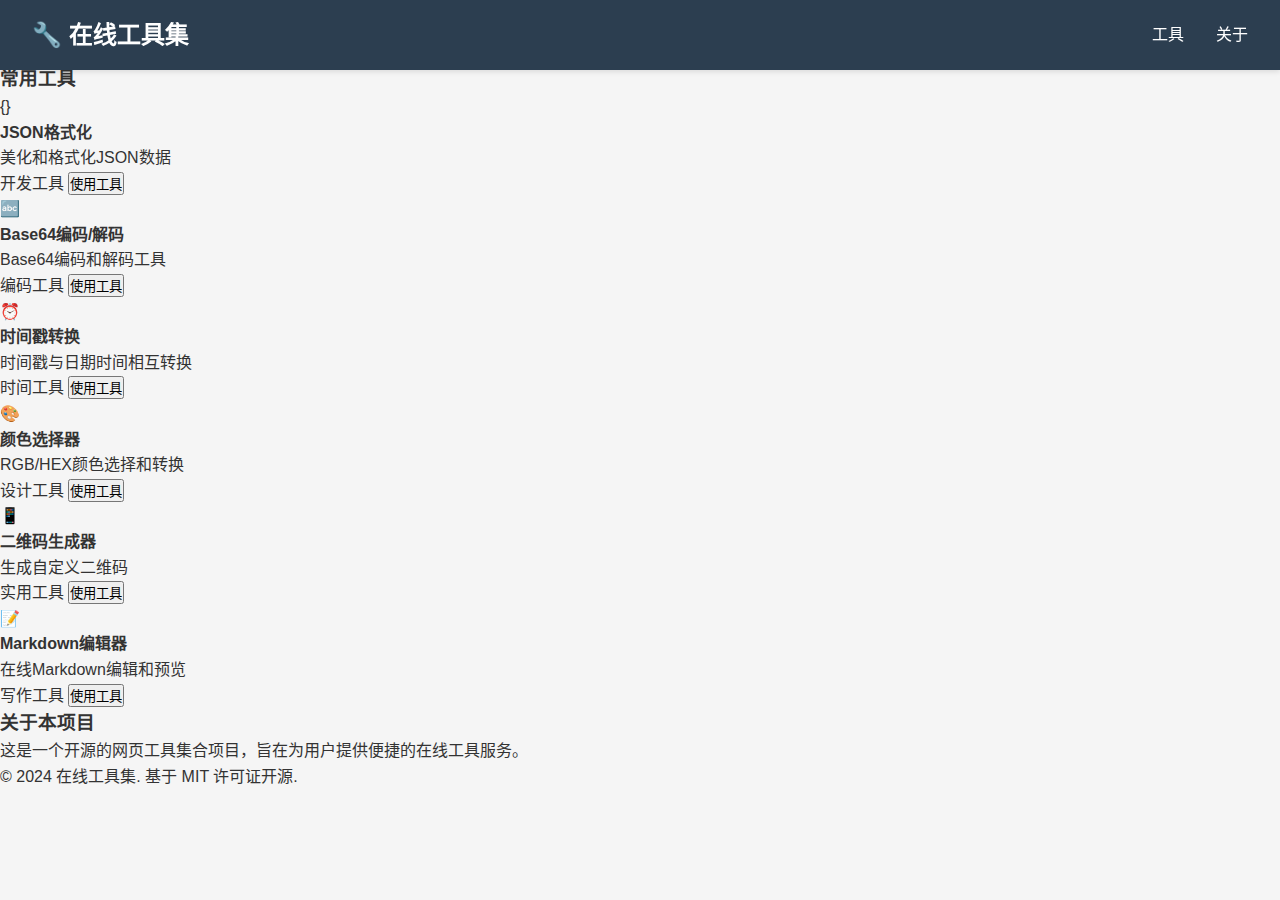
<file: index.html>
<!DOCTYPE html>
<html lang="zh-CN">
<head>
    <meta charset="UTF-8">
    <meta name="viewport" content="width=device-width, initial-scale=1.0">
    <title>在线工具集 - 实用网页工具大全</title>
    <link rel="stylesheet" href="css/style.css">
</head>
<body>
    <header>
        <nav class="navbar">
            <div class="nav-brand">
                <h1>🔧 在线工具集</h1>
            </div>
            <ul class="nav-links">
                <li><a href="#tools">工具</a></li>
                <li><a href="#about">关于</a></li>
            </ul>
        </nav>
    </header>

    <main>
        <section class="hero">
            <div class="hero-content">
                <h2>一站式网页工具解决方案</h2>
                <p>免费、易用、无需安装的在线工具集合</p>
            </div>
        </section>

        <section id="tools" class="tools-section">
            <h3>常用工具</h3>
            <div class="tools-grid">
                <!-- 工具卡片将通过JavaScript动态生成 -->
            </div>
        </section>

        <section id="about" class="about-section">
            <h3>关于本项目</h3>
            <p>这是一个开源的网页工具集合项目，旨在为用户提供便捷的在线工具服务。</p>
        </section>
    </main>

    <footer>
        <p>&copy; 2024 在线工具集. 基于 MIT 许可证开源.</p>
    </footer>

    <script src="js/script.js"></script>
</body>
</html>
</file>
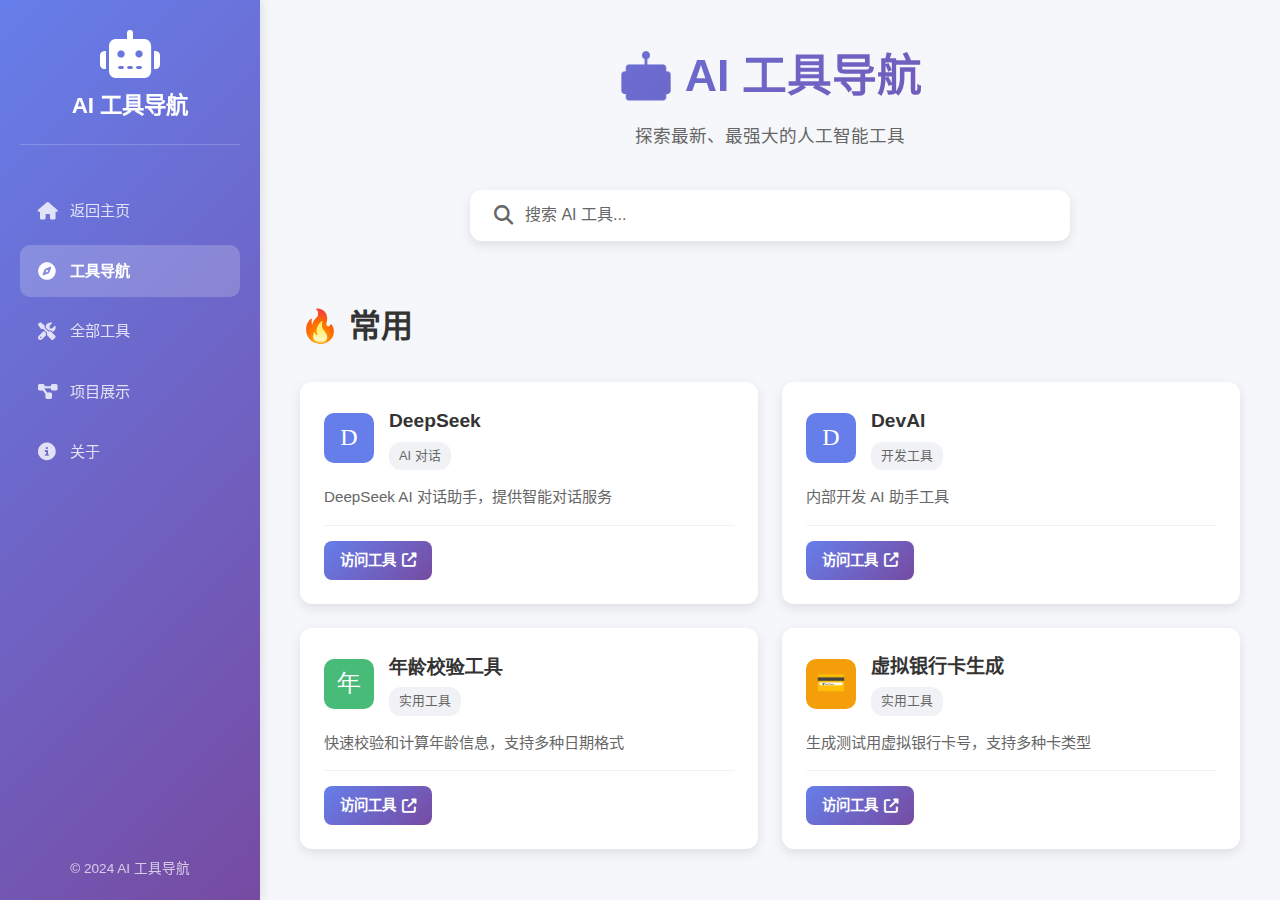
<file: ai-tools/index.html>
<!DOCTYPE html>
<html lang="zh-CN">
<head>
    <meta charset="UTF-8">
    <meta name="viewport" content="width=device-width, initial-scale=1.0">
    <title>AI 工具导航 - 我的工具集</title>
    <link rel="stylesheet" href="css/style.css">
    <link rel="stylesheet" href="https://cdnjs.cloudflare.com/ajax/libs/font-awesome/6.4.0/css/all.min.css">
</head>
<body>
    <!-- 侧边栏 -->
    <aside class="sidebar">
        <div class="logo">
            <i class="fas fa-robot"></i>
            <h2>AI 工具导航</h2>
        </div>
        
        <nav class="nav-menu">
            <a href="../index.html" class="nav-item">
                <i class="fas fa-home"></i>
                <span>返回主页</span>
            </a>
            <a href="index.html" class="nav-item active">
                <i class="fas fa-compass"></i>
                <span>工具导航</span>
            </a>
            <a href="tools.html" class="nav-item">
                <i class="fas fa-tools"></i>
                <span>全部工具</span>
            </a>
            <a href="projects.html" class="nav-item">
                <i class="fas fa-project-diagram"></i>
                <span>项目展示</span>
            </a>
            <a href="about.html" class="nav-item">
                <i class="fas fa-info-circle"></i>
                <span>关于</span>
            </a>
        </nav>

        <div class="sidebar-footer">
            <p>© 2024 AI 工具导航</p>
        </div>
    </aside>

    <!-- 主内容区 -->
    <main class="main-content">
        <!-- 页面标题 -->
        <header class="page-header">
            <h1>🤖 AI 工具导航</h1>
            <p>探索最新、最强大的人工智能工具</p>
        </header>

        <!-- 搜索栏 -->
        <div class="search-container">
            <div class="search-box">
                <i class="fas fa-search"></i>
                <input type="text" id="searchInput" placeholder="搜索 AI 工具...">
            </div>
        </div>


        <!-- 常用 -->
        <section class="featured-section">
            <h2>🔥 常用</h2>
            <div class="tools-grid" id="featuredTools">
                <!-- 工具卡片将通过 JS 动态加载 -->
            </div>
        </section>
    </main>

    <script src="js/main.js"></script>
</body>
</html>
</file>
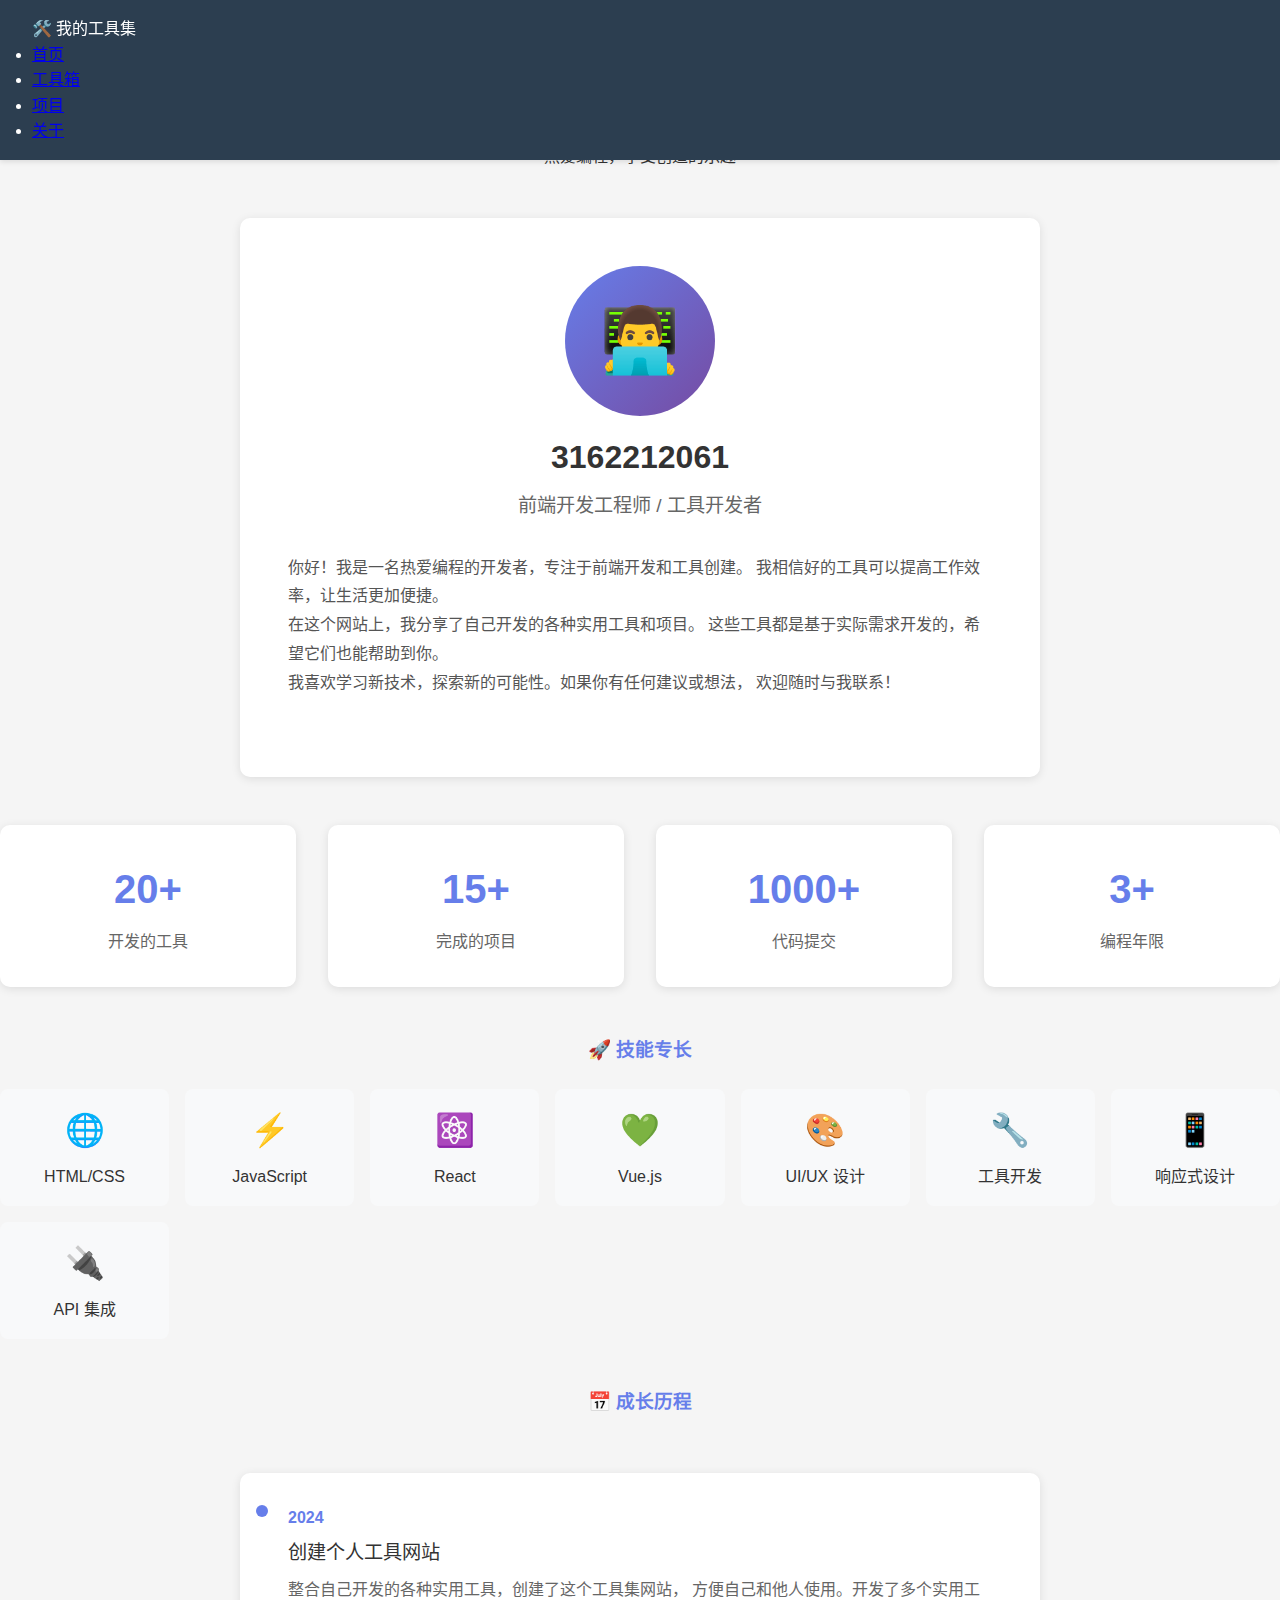
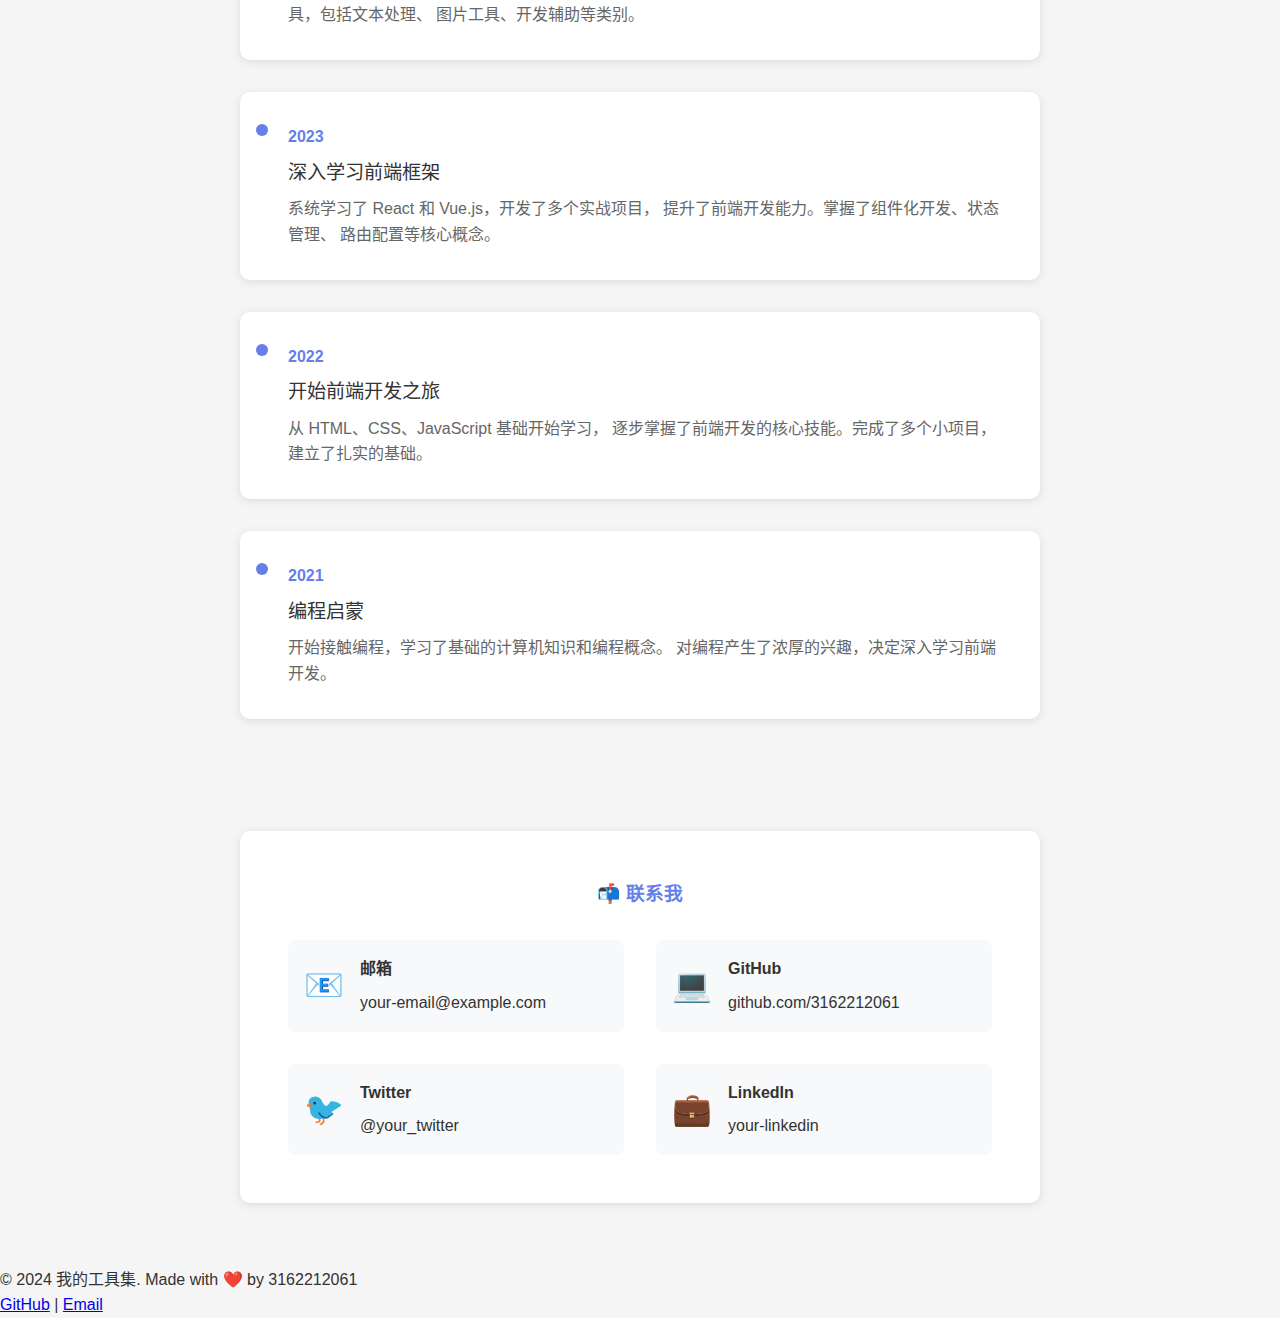
<file: about.html>
<!DOCTYPE html>
<html lang="zh-CN">
<head>
    <meta charset="UTF-8">
    <meta name="viewport" content="width=device-width, initial-scale=1.0">
    <title>关于我 - 我的工具集</title>
    <link rel="stylesheet" href="css/style.css">
    <style>
        .about-section {
            padding: 4rem 0;
        }
        
        .about-hero {
            text-align: center;
            margin-bottom: 3rem;
        }
        
        .about-hero h1 {
            font-size: 2.5rem;
            color: #667eea;
            margin-bottom: 1rem;
        }
        
        .profile-card {
            background: white;
            padding: 3rem;
            border-radius: 10px;
            box-shadow: 0 2px 10px rgba(0,0,0,0.1);
            max-width: 800px;
            margin: 0 auto 3rem;
        }
        
        .profile-header {
            text-align: center;
            margin-bottom: 2rem;
        }
        
        .avatar {
            width: 150px;
            height: 150px;
            border-radius: 50%;
            background: linear-gradient(135deg, #667eea 0%, #764ba2 100%);
            display: flex;
            align-items: center;
            justify-content: center;
            font-size: 4rem;
            margin: 0 auto 1rem;
        }
        
        .profile-name {
            font-size: 2rem;
            color: #333;
            margin-bottom: 0.5rem;
        }
        
        .profile-title {
            color: #666;
            font-size: 1.2rem;
        }
        
        .profile-bio {
            line-height: 1.8;
            color: #555;
            margin-bottom: 2rem;
        }
        
        .skills-section {
            margin-bottom: 3rem;
        }
        
        .skills-section h3 {
            color: #667eea;
            margin-bottom: 1.5rem;
            text-align: center;
        }
        
        .skills-grid {
            display: grid;
            grid-template-columns: repeat(auto-fit, minmax(150px, 1fr));
            gap: 1rem;
        }
        
        .skill-item {
            background: #f8f9fa;
            padding: 1rem;
            border-radius: 8px;
            text-align: center;
            transition: all 0.3s;
        }
        
        .skill-item:hover {
            background: #667eea;
            color: white;
            transform: translateY(-5px);
        }
        
        .skill-icon {
            font-size: 2rem;
            margin-bottom: 0.5rem;
        }
        
        .contact-section {
            background: white;
            padding: 3rem;
            border-radius: 10px;
            box-shadow: 0 2px 10px rgba(0,0,0,0.1);
            max-width: 800px;
            margin: 0 auto;
        }
        
        .contact-section h3 {
            color: #667eea;
            margin-bottom: 2rem;
            text-align: center;
        }
        
        .contact-grid {
            display: grid;
            grid-template-columns: repeat(auto-fit, minmax(250px, 1fr));
            gap: 2rem;
        }
        
        .contact-item {
            display: flex;
            align-items: center;
            gap: 1rem;
            padding: 1rem;
            background: #f8f9fa;
            border-radius: 8px;
            transition: all 0.3s;
        }
        
        .contact-item:hover {
            background: #667eea;
            color: white;
            transform: translateX(5px);
        }
        
        .contact-icon {
            font-size: 2rem;
        }
        
        .contact-info h4 {
            margin-bottom: 0.5rem;
        }
        
        .contact-info a {
            color: inherit;
            text-decoration: none;
        }
        
        .timeline {
            max-width: 800px;
            margin: 0 auto;
            padding: 2rem 0;
        }
        
        .timeline-item {
            background: white;
            padding: 2rem;
            border-radius: 10px;
            box-shadow: 0 2px 10px rgba(0,0,0,0.1);
            margin-bottom: 2rem;
            position: relative;
            padding-left: 3rem;
        }
        
        .timeline-item::before {
            content: '';
            position: absolute;
            left: 1rem;
            top: 2rem;
            width: 12px;
            height: 12px;
            background: #667eea;
            border-radius: 50%;
        }
        
        .timeline-year {
            color: #667eea;
            font-weight: bold;
            margin-bottom: 0.5rem;
        }
        
        .timeline-title {
            font-size: 1.2rem;
            color: #333;
            margin-bottom: 0.5rem;
        }
        
        .timeline-description {
            color: #666;
            line-height: 1.6;
        }
        
        .stats-grid {
            display: grid;
            grid-template-columns: repeat(auto-fit, minmax(200px, 1fr));
            gap: 2rem;
            margin-bottom: 3rem;
        }
        
        .stat-card {
            background: white;
            padding: 2rem;
            border-radius: 10px;
            box-shadow: 0 2px 10px rgba(0,0,0,0.1);
            text-align: center;
            transition: all 0.3s;
        }
        
        .stat-card:hover {
            transform: translateY(-5px);
            box-shadow: 0 5px 20px rgba(0,0,0,0.15);
        }
        
        .stat-number {
            font-size: 2.5rem;
            color: #667eea;
            font-weight: bold;
            margin-bottom: 0.5rem;
        }
        
        .stat-label {
            color: #666;
            font-size: 1rem;
        }
    </style>
</head>
<body>
    <!-- 导航栏 -->
    <nav class="navbar">
        <div class="container">
            <div class="logo">🛠️ 我的工具集</div>
            <ul class="nav-menu">
                <li><a href="index.html">首页</a></li>
                <li><a href="tools.html">工具箱</a></li>
                <li><a href="projects.html">项目</a></li>
                <li><a href="about.html" class="active">关于</a></li>
            </ul>
        </div>
    </nav>

    <!-- 主要内容 -->
    <main class="about-section">
        <div class="container">
            <!-- 个人简介 -->
            <div class="about-hero">
                <h1>👋 关于我</h1>
                <p>热爱编程，享受创造的乐趣</p>
            </div>

            <!-- 个人资料卡片 -->
            <div class="profile-card">
                <div class="profile-header">
                    <div class="avatar">👨‍💻</div>
                    <h2 class="profile-name">3162212061</h2>
                    <p class="profile-title">前端开发工程师 / 工具开发者</p>
                </div>
                
                <div class="profile-bio">
                    <p>
                        你好！我是一名热爱编程的开发者，专注于前端开发和工具创建。
                        我相信好的工具可以提高工作效率，让生活更加便捷。
                    </p>
                    <p>
                        在这个网站上，我分享了自己开发的各种实用工具和项目。
                        这些工具都是基于实际需求开发的，希望它们也能帮助到你。
                    </p>
                    <p>
                        我喜欢学习新技术，探索新的可能性。如果你有任何建议或想法，
                        欢迎随时与我联系！
                    </p>
                </div>
            </div>

            <!-- 统计数据 -->
            <div class="stats-grid">
                <div class="stat-card">
                    <div class="stat-number">20+</div>
                    <div class="stat-label">开发的工具</div>
                </div>
                <div class="stat-card">
                    <div class="stat-number">15+</div>
                    <div class="stat-label">完成的项目</div>
                </div>
                <div class="stat-card">
                    <div class="stat-number">1000+</div>
                    <div class="stat-label">代码提交</div>
                </div>
                <div class="stat-card">
                    <div class="stat-number">3+</div>
                    <div class="stat-label">编程年限</div>
                </div>
            </div>

            <!-- 技能部分 -->
            <div class="skills-section">
                <h3>🚀 技能专长</h3>
                <div class="skills-grid">
                    <div class="skill-item">
                        <div class="skill-icon">🌐</div>
                        <div>HTML/CSS</div>
                    </div>
                    <div class="skill-item">
                        <div class="skill-icon">⚡</div>
                        <div>JavaScript</div>
                    </div>
                    <div class="skill-item">
                        <div class="skill-icon">⚛️</div>
                        <div>React</div>
                    </div>
                    <div class="skill-item">
                        <div class="skill-icon">💚</div>
                        <div>Vue.js</div>
                    </div>
                    <div class="skill-item">
                        <div class="skill-icon">🎨</div>
                        <div>UI/UX 设计</div>
                    </div>
                    <div class="skill-item">
                        <div class="skill-icon">🔧</div>
                        <div>工具开发</div>
                    </div>
                    <div class="skill-item">
                        <div class="skill-icon">📱</div>
                        <div>响应式设计</div>
                    </div>
                    <div class="skill-item">
                        <div class="skill-icon">🔌</div>
                        <div>API 集成</div>
                    </div>
                </div>
            </div>

            <!-- 时间线 -->
            <div class="skills-section">
                <h3>📅 成长历程</h3>
                <div class="timeline">
                    <div class="timeline-item">
                        <div class="timeline-year">2024</div>
                        <div class="timeline-title">创建个人工具网站</div>
                        <div class="timeline-description">
                            整合自己开发的各种实用工具，创建了这个工具集网站，
                            方便自己和他人使用。开发了多个实用工具，包括文本处理、
                            图片工具、开发辅助等类别。
                        </div>
                    </div>
                    
                    <div class="timeline-item">
                        <div class="timeline-year">2023</div>
                        <div class="timeline-title">深入学习前端框架</div>
                        <div class="timeline-description">
                            系统学习了 React 和 Vue.js，开发了多个实战项目，
                            提升了前端开发能力。掌握了组件化开发、状态管理、
                            路由配置等核心概念。
                        </div>
                    </div>
                    
                    <div class="timeline-item">
                        <div class="timeline-year">2022</div>
                        <div class="timeline-title">开始前端开发之旅</div>
                        <div class="timeline-description">
                            从 HTML、CSS、JavaScript 基础开始学习，
                            逐步掌握了前端开发的核心技能。完成了多个小项目，
                            建立了扎实的基础。
                        </div>
                    </div>
                    
                    <div class="timeline-item">
                        <div class="timeline-year">2021</div>
                        <div class="timeline-title">编程启蒙</div>
                        <div class="timeline-description">
                            开始接触编程，学习了基础的计算机知识和编程概念。
                            对编程产生了浓厚的兴趣，决定深入学习前端开发。
                        </div>
                    </div>
                </div>
            </div>

            <!-- 联系方式 -->
            <div class="contact-section">
                <h3>📬 联系我</h3>
                <div class="contact-grid">
                    <div class="contact-item">
                        <div class="contact-icon">📧</div>
                        <div class="contact-info">
                            <h4>邮箱</h4>
                            <a href="mailto:your-email@example.com">your-email@example.com</a>
                        </div>
                    </div>
                    
                    <div class="contact-item">
                        <div class="contact-icon">💻</div>
                        <div class="contact-info">
                            <h4>GitHub</h4>
                            <a href="https://github.com/3162212061" target="_blank">github.com/3162212061</a>
                        </div>
                    </div>
                    
                    <div class="contact-item">
                        <div class="contact-icon">🐦</div>
                        <div class="contact-info">
                            <h4>Twitter</h4>
                            <a href="#" target="_blank">@your_twitter</a>
                        </div>
                    </div>
                    
                    <div class="contact-item">
                        <div class="contact-icon">💼</div>
                        <div class="contact-info">
                            <h4>LinkedIn</h4>
                            <a href="#" target="_blank">your-linkedin</a>
                        </div>
                    </div>
                </div>
            </div>
        </div>
    </main>

    <!-- 页脚 -->
    <footer class="footer">
        <div class="container">
            <p>&copy; 2024 我的工具集. Made with ❤️ by 3162212061</p>
            <p>
                <a href="https://github.com/3162212061" target="_blank">GitHub</a> | 
                <a href="mailto:your-email@example.com">Email</a>
            </p>
        </div>
    </footer>

    <script src="js/main.js"></script>
</body>
</html>
</file>
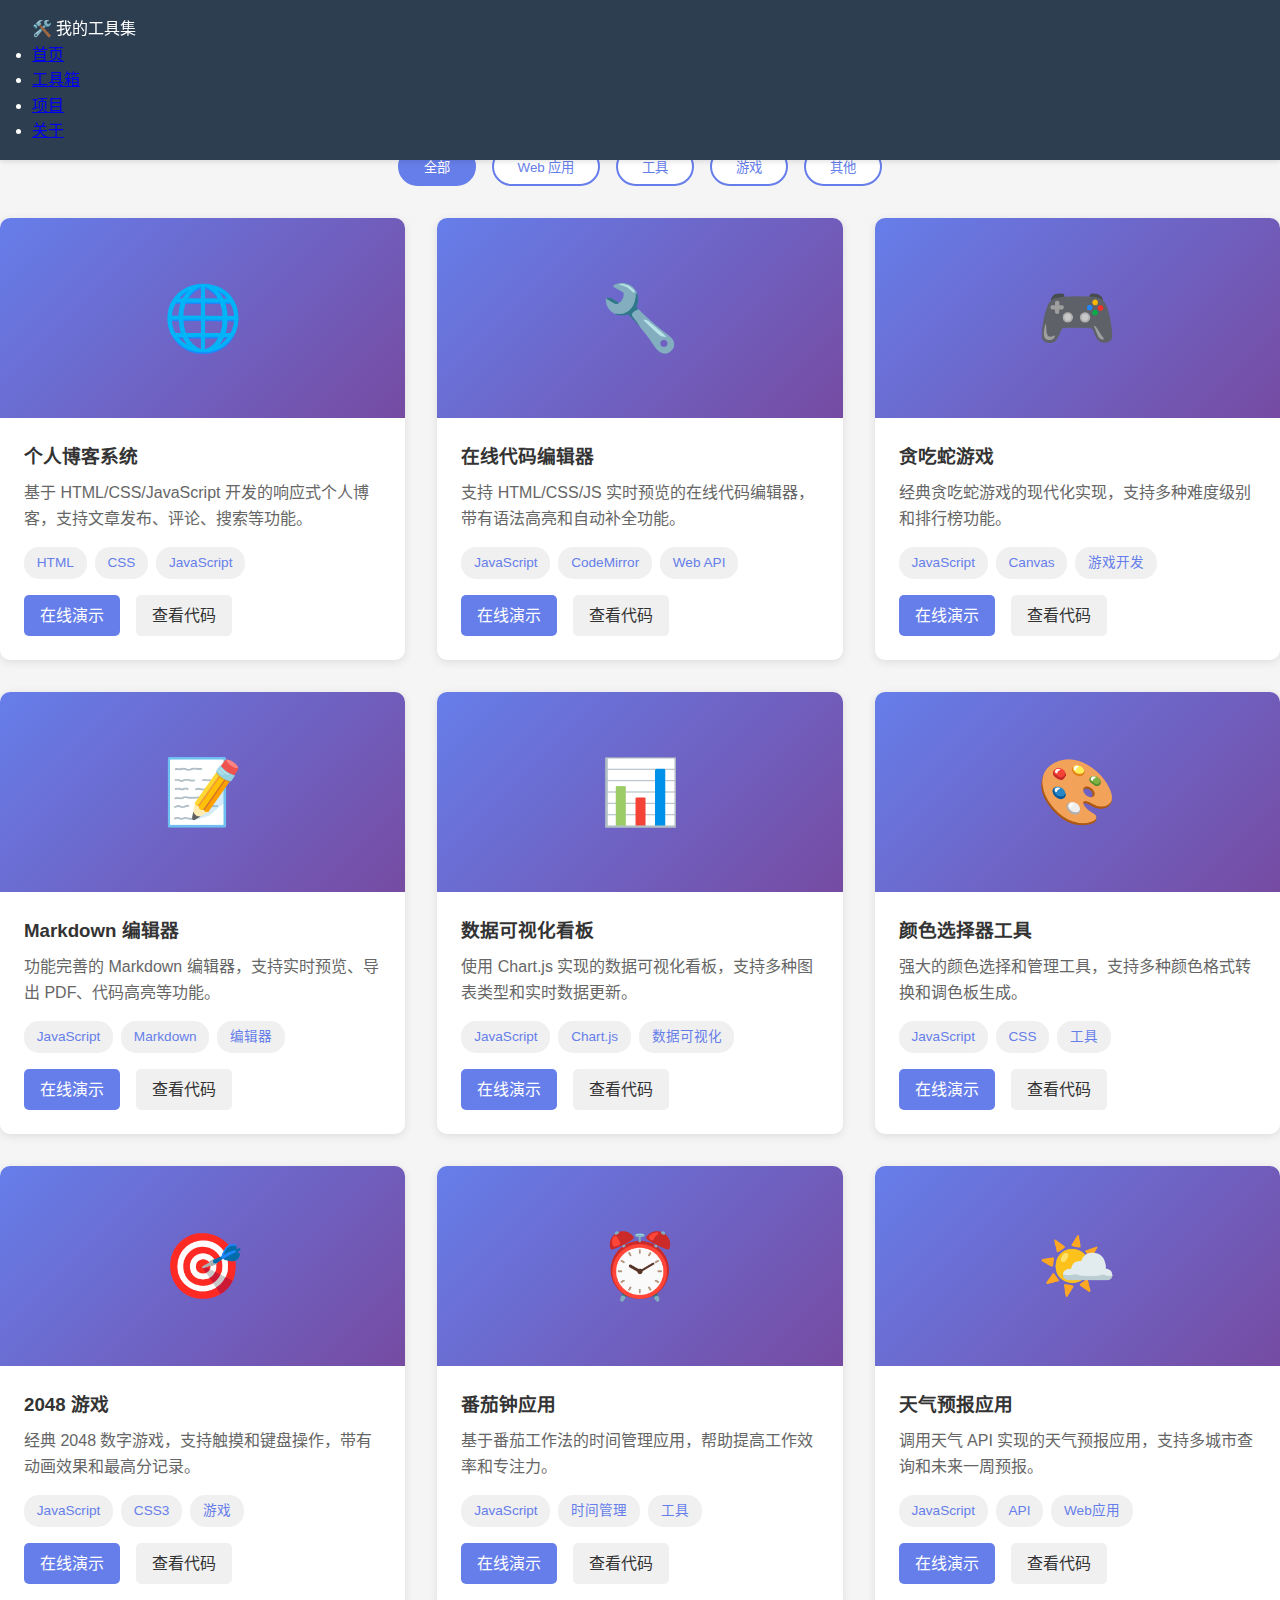
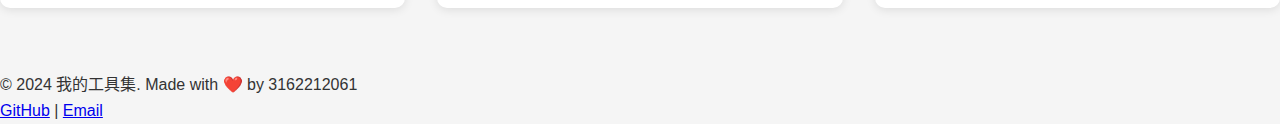
<file: projects.html>
<!DOCTYPE html>
<html lang="zh-CN">
<head>
    <meta charset="UTF-8">
    <meta name="viewport" content="width=device-width, initial-scale=1.0">
    <title>我的项目 - 我的工具集</title>
    <link rel="stylesheet" href="css/style.css">
    <style>
        .projects-section {
            padding: 4rem 0;
        }
        
        .project-grid {
            display: grid;
            grid-template-columns: repeat(auto-fill, minmax(350px, 1fr));
            gap: 2rem;
            margin-top: 2rem;
        }
        
        .project-card {
            background: white;
            border-radius: 10px;
            overflow: hidden;
            box-shadow: 0 2px 10px rgba(0,0,0,0.1);
            transition: all 0.3s;
        }
        
        .project-card:hover {
            transform: translateY(-5px);
            box-shadow: 0 5px 20px rgba(0,0,0,0.15);
        }
        
        .project-image {
            width: 100%;
            height: 200px;
            background: linear-gradient(135deg, #667eea 0%, #764ba2 100%);
            display: flex;
            align-items: center;
            justify-content: center;
            font-size: 4rem;
        }
        
        .project-content {
            padding: 1.5rem;
        }
        
        .project-title {
            color: #333;
            margin-bottom: 0.5rem;
        }
        
        .project-description {
            color: #666;
            margin-bottom: 1rem;
            line-height: 1.6;
        }
        
        .project-tags {
            display: flex;
            flex-wrap: wrap;
            gap: 0.5rem;
            margin-bottom: 1rem;
        }
        
        .tag {
            background: #f0f0f0;
            padding: 0.3rem 0.8rem;
            border-radius: 15px;
            font-size: 0.85rem;
            color: #667eea;
        }
        
        .project-links {
            display: flex;
            gap: 1rem;
        }
        
        .project-link {
            padding: 0.5rem 1rem;
            border-radius: 5px;
            text-decoration: none;
            transition: all 0.3s;
        }
        
        .demo-link {
            background: #667eea;
            color: white;
        }
        
        .demo-link:hover {
            background: #764ba2;
        }
        
        .code-link {
            background: #f0f0f0;
            color: #333;
        }
        
        .code-link:hover {
            background: #e0e0e0;
        }
        
        .filter-buttons {
            display: flex;
            justify-content: center;
            gap: 1rem;
            margin-bottom: 2rem;
            flex-wrap: wrap;
        }
        
        .filter-btn {
            padding: 0.5rem 1.5rem;
            border: 2px solid #667eea;
            background: white;
            color: #667eea;
            border-radius: 25px;
            cursor: pointer;
            transition: all 0.3s;
        }
        
        .filter-btn:hover,
        .filter-btn.active {
            background: #667eea;
            color: white;
        }
    </style>
</head>
<body>
    <!-- 导航栏 -->
    <nav class="navbar">
        <div class="container">
            <div class="logo">🛠️ 我的工具集</div>
            <ul class="nav-menu">
                <li><a href="index.html">首页</a></li>
                <li><a href="tools.html">工具箱</a></li>
                <li><a href="projects.html" class="active">项目</a></li>
                <li><a href="about.html">关于</a></li>
            </ul>
        </div>
    </nav>

    <!-- 主要内容 -->
    <main class="projects-section">
        <div class="container">
            <h1 style="text-align: center; margin-bottom: 2rem;">💼 我的项目</h1>
            
            <!-- 筛选按钮 -->
            <div class="filter-buttons">
                <button class="filter-btn active" data-filter="all">全部</button>
                <button class="filter-btn" data-filter="web">Web 应用</button>
                <button class="filter-btn" data-filter="tool">工具</button>
                <button class="filter-btn" data-filter="game">游戏</button>
                <button class="filter-btn" data-filter="other">其他</button>
            </div>

            <!-- 项目网格 -->
            <div class="project-grid">
                <!-- 项目 1 -->
                <div class="project-card" data-category="web">
                    <div class="project-image">🌐</div>
                    <div class="project-content">
                        <h3 class="project-title">个人博客系统</h3>
                        <p class="project-description">
                            基于 HTML/CSS/JavaScript 开发的响应式个人博客，支持文章发布、评论、搜索等功能。
                        </p>
                        <div class="project-tags">
                            <span class="tag">HTML</span>
                            <span class="tag">CSS</span>
                            <span class="tag">JavaScript</span>
                        </div>
                        <div class="project-links">
                            <a href="#" class="project-link demo-link">在线演示</a>
                            <a href="https://github.com/3162212061" target="_blank" class="project-link code-link">查看代码</a>
                        </div>
                    </div>
                </div>

                <!-- 项目 2 -->
                <div class="project-card" data-category="tool">
                    <div class="project-image">🔧</div>
                    <div class="project-content">
                        <h3 class="project-title">在线代码编辑器</h3>
                        <p class="project-description">
                            支持 HTML/CSS/JS 实时预览的在线代码编辑器，带有语法高亮和自动补全功能。
                        </p>
                        <div class="project-tags">
                            <span class="tag">JavaScript</span>
                            <span class="tag">CodeMirror</span>
                            <span class="tag">Web API</span>
                        </div>
                        <div class="project-links">
                            <a href="#" class="project-link demo-link">在线演示</a>
                            <a href="https://github.com/3162212061" target="_blank" class="project-link code-link">查看代码</a>
                        </div>
                    </div>
                </div>

                <!-- 项目 3 -->
                <div class="project-card" data-category="game">
                    <div class="project-image">🎮</div>
                    <div class="project-content">
                        <h3 class="project-title">贪吃蛇游戏</h3>
                        <p class="project-description">
                            经典贪吃蛇游戏的现代化实现，支持多种难度级别和排行榜功能。
                        </p>
                        <div class="project-tags">
                            <span class="tag">JavaScript</span>
                            <span class="tag">Canvas</span>
                            <span class="tag">游戏开发</span>
                        </div>
                        <div class="project-links">
                            <a href="#" class="project-link demo-link">在线演示</a>
                            <a href="https://github.com/3162212061" target="_blank" class="project-link code-link">查看代码</a>
                        </div>
                    </div>
                </div>

                <!-- 项目 4 -->
                <div class="project-card" data-category="tool">
                    <div class="project-image">📝</div>
                    <div class="project-content">
                        <h3 class="project-title">Markdown 编辑器</h3>
                        <p class="project-description">
                            功能完善的 Markdown 编辑器，支持实时预览、导出 PDF、代码高亮等功能。
                        </p>
                        <div class="project-tags">
                            <span class="tag">JavaScript</span>
                            <span class="tag">Markdown</span>
                            <span class="tag">编辑器</span>
                        </div>
                        <div class="project-links">
                            <a href="#" class="project-link demo-link">在线演示</a>
                            <a href="https://github.com/3162212061" target="_blank" class="project-link code-link">查看代码</a>
                        </div>
                    </div>
                </div>

                <!-- 项目 5 -->
                <div class="project-card" data-category="web">
                    <div class="project-image">📊</div>
                    <div class="project-content">
                        <h3 class="project-title">数据可视化看板</h3>
                        <p class="project-description">
                            使用 Chart.js 实现的数据可视化看板，支持多种图表类型和实时数据更新。
                        </p>
                        <div class="project-tags">
                            <span class="tag">JavaScript</span>
                            <span class="tag">Chart.js</span>
                            <span class="tag">数据可视化</span>
                        </div>
                        <div class="project-links">
                            <a href="#" class="project-link demo-link">在线演示</a>
                            <a href="https://github.com/3162212061" target="_blank" class="project-link code-link">查看代码</a>
                        </div>
                    </div>
                </div>

                <!-- 项目 6 -->
                <div class="project-card" data-category="tool">
                    <div class="project-image">🎨</div>
                    <div class="project-content">
                        <h3 class="project-title">颜色选择器工具</h3>
                        <p class="project-description">
                            强大的颜色选择和管理工具，支持多种颜色格式转换和调色板生成。
                        </p>
                        <div class="project-tags">
                            <span class="tag">JavaScript</span>
                            <span class="tag">CSS</span>
                            <span class="tag">工具</span>
                        </div>
                        <div class="project-links">
                            <a href="#" class="project-link demo-link">在线演示</a>
                            <a href="https://github.com/3162212061" target="_blank" class="project-link code-link">查看代码</a>
                        </div>
                    </div>
                </div>

                <!-- 项目 7 -->
                <div class="project-card" data-category="game">
                    <div class="project-image">🎯</div>
                    <div class="project-content">
                        <h3 class="project-title">2048 游戏</h3>
                        <p class="project-description">
                            经典 2048 数字游戏，支持触摸和键盘操作，带有动画效果和最高分记录。
                        </p>
                        <div class="project-tags">
                            <span class="tag">JavaScript</span>
                            <span class="tag">CSS3</span>
                            <span class="tag">游戏</span>
                        </div>
                        <div class="project-links">
                            <a href="#" class="project-link demo-link">在线演示</a>
                            <a href="https://github.com/3162212061" target="_blank" class="project-link code-link">查看代码</a>
                        </div>
                    </div>
                </div>

                <!-- 项目 8 -->
                <div class="project-card" data-category="other">
                    <div class="project-image">⏰</div>
                    <div class="project-content">
                        <h3 class="project-title">番茄钟应用</h3>
                        <p class="project-description">
                            基于番茄工作法的时间管理应用，帮助提高工作效率和专注力。
                        </p>
                        <div class="project-tags">
                            <span class="tag">JavaScript</span>
                            <span class="tag">时间管理</span>
                            <span class="tag">工具</span>
                        </div>
                        <div class="project-links">
                            <a href="#" class="project-link demo-link">在线演示</a>
                            <a href="https://github.com/3162212061" target="_blank" class="project-link code-link">查看代码</a>
                        </div>
                    </div>
                </div>

                <!-- 项目 9 -->
                <div class="project-card" data-category="web">
                    <div class="project-image">🌤️</div>
                    <div class="project-content">
                        <h3 class="project-title">天气预报应用</h3>
                        <p class="project-description">
                            调用天气 API 实现的天气预报应用，支持多城市查询和未来一周预报。
                        </p>
                        <div class="project-tags">
                            <span class="tag">JavaScript</span>
                            <span class="tag">API</span>
                            <span class="tag">Web应用</span>
                        </div>
                        <div class="project-links">
                            <a href="#" class="project-link demo-link">在线演示</a>
                            <a href="https://github.com/3162212061" target="_blank" class="project-link code-link">查看代码</a>
                        </div>
                    </div>
                </div>
            </div>
        </div>
    </main>

    <!-- 页脚 -->
    <footer class="footer">
        <div class="container">
            <p>&copy; 2024 我的工具集. Made with ❤️ by 3162212061</p>
            <p>
                <a href="https://github.com/3162212061" target="_blank">GitHub</a> | 
                <a href="mailto:your-email@example.com">Email</a>
            </p>
        </div>
    </footer>

    <script src="js/main.js"></script>
    <script>
        // 项目筛选功能
        const filterButtons = document.querySelectorAll('.filter-btn');
        const projectCards = document.querySelectorAll('.project-card');

        filterButtons.forEach(button => {
            button.addEventListener('click', () => {
                // 移除所有按钮的 active 类
                filterButtons.forEach(btn => btn.classList.remove('active'));
                // 给当前按钮添加 active 类
                button.classList.add('active');

                const filter = button.getAttribute('data-filter');

                projectCards.forEach(card => {
                    if (filter === 'all' || card.getAttribute('data-category') === filter) {
                        card.style.display = 'block';
                    } else {
                        card.style.display = 'none';
                    }
                });
            });
        });
    </script>
</body>
</html>
</file>
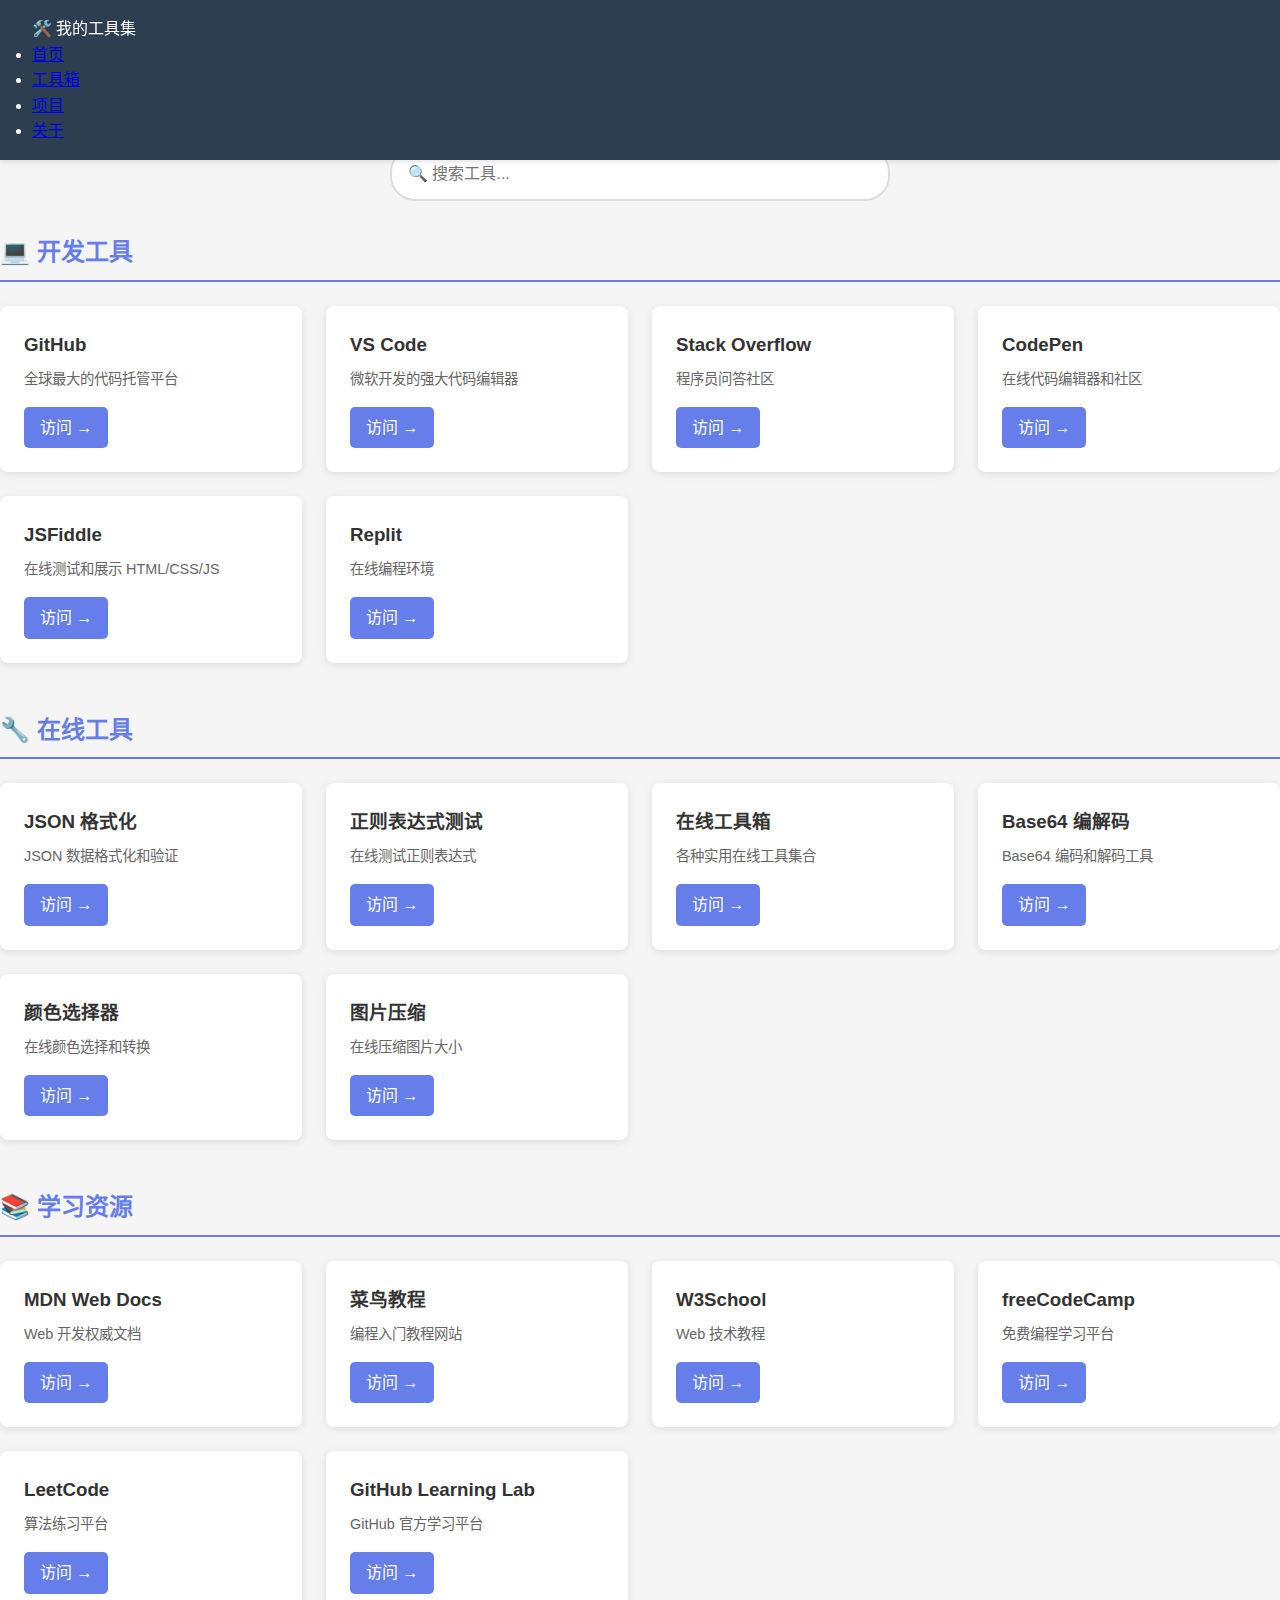
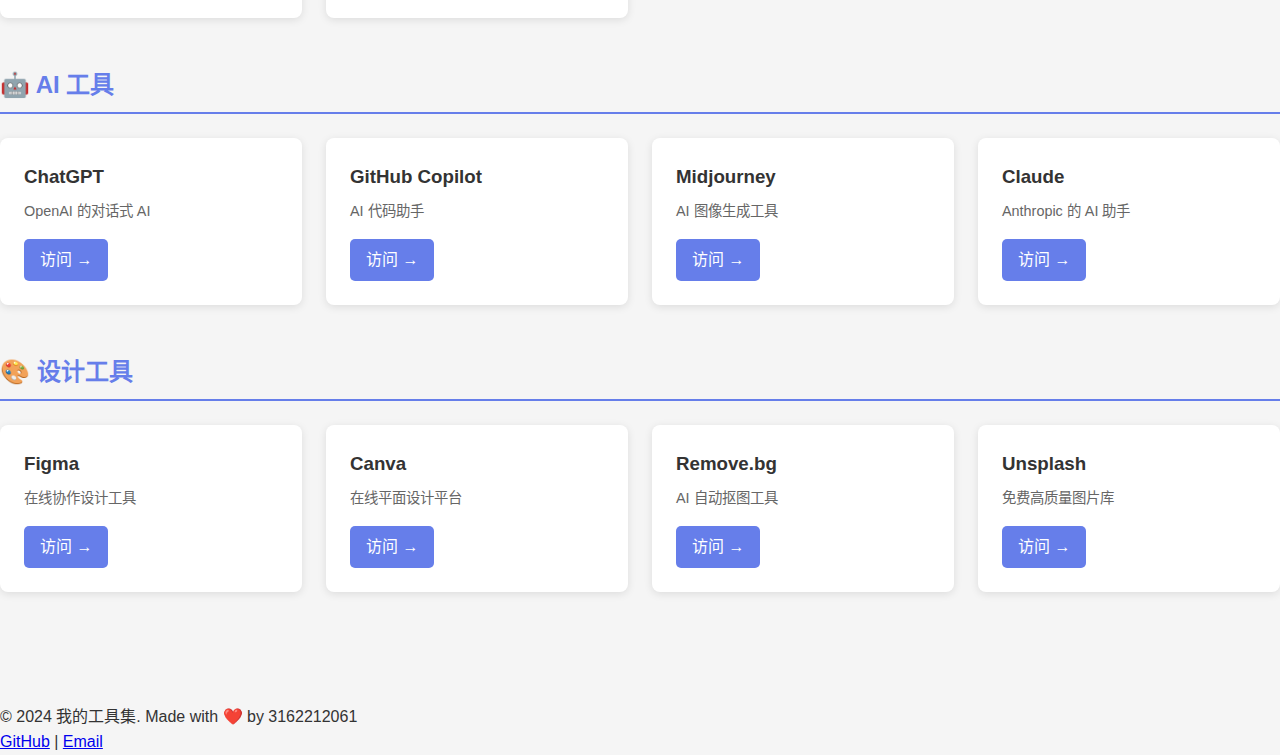
<file: tools.html>
<!DOCTYPE html>
<html lang="zh-CN">
<head>
    <meta charset="UTF-8">
    <meta name="viewport" content="width=device-width, initial-scale=1.0">
    <title>工具箱 - 我的工具集</title>
    <link rel="stylesheet" href="css/style.css">
    <style>
        .tools-section {
            padding: 4rem 0;
        }
        
        .tools-category {
            margin-bottom: 3rem;
        }
        
        .tools-category h2 {
            color: #667eea;
            margin-bottom: 1.5rem;
            padding-bottom: 0.5rem;
            border-bottom: 2px solid #667eea;
        }
        
        .tool-grid {
            display: grid;
            grid-template-columns: repeat(auto-fill, minmax(300px, 1fr));
            gap: 1.5rem;
        }
        
        .tool-item {
            background: white;
            padding: 1.5rem;
            border-radius: 8px;
            box-shadow: 0 2px 8px rgba(0,0,0,0.1);
            transition: all 0.3s;
        }
        
        .tool-item:hover {
            transform: translateY(-3px);
            box-shadow: 0 4px 12px rgba(0,0,0,0.15);
        }
        
        .tool-item h3 {
            color: #333;
            margin-bottom: 0.5rem;
        }
        
        .tool-item p {
            color: #666;
            font-size: 0.9rem;
            margin-bottom: 1rem;
        }
        
        .tool-link {
            display: inline-block;
            padding: 0.5rem 1rem;
            background: #667eea;
            color: white;
            text-decoration: none;
            border-radius: 5px;
            transition: background 0.3s;
        }
        
        .tool-link:hover {
            background: #764ba2;
        }
        
        .search-box {
            margin-bottom: 2rem;
            text-align: center;
        }
        
        .search-box input {
            width: 100%;
            max-width: 500px;
            padding: 1rem;
            font-size: 1rem;
            border: 2px solid #ddd;
            border-radius: 25px;
            outline: none;
            transition: border-color 0.3s;
        }
        
        .search-box input:focus {
            border-color: #667eea;
        }
    </style>
</head>
<body>
    <!-- 导航栏 -->
    <nav class="navbar">
        <div class="container">
            <div class="logo">🛠️ 我的工具集</div>
            <ul class="nav-menu">
                <li><a href="index.html">首页</a></li>
                <li><a href="tools.html" class="active">工具箱</a></li>
                <li><a href="projects.html">项目</a></li>
                <li><a href="about.html">关于</a></li>
            </ul>
        </div>
    </nav>

    <!-- 主要内容 -->
    <main class="tools-section">
        <div class="container">
            <h1 style="text-align: center; margin-bottom: 2rem;">🔧 工具箱</h1>
            
            <!-- 搜索框 -->
            <div class="search-box">
                <input type="text" id="searchInput" placeholder="🔍 搜索工具...">
            </div>

            <!-- 开发工具 -->
            <div class="tools-category">
                <h2>💻 开发工具</h2>
                <div class="tool-grid">
                    <div class="tool-item">
                        <h3>GitHub</h3>
                        <p>全球最大的代码托管平台</p>
                        <a href="https://github.com" target="_blank" class="tool-link">访问 →</a>
                    </div>
                    <div class="tool-item">
                        <h3>VS Code</h3>
                        <p>微软开发的强大代码编辑器</p>
                        <a href="https://code.visualstudio.com" target="_blank" class="tool-link">访问 →</a>
                    </div>
                    <div class="tool-item">
                        <h3>Stack Overflow</h3>
                        <p>程序员问答社区</p>
                        <a href="https://stackoverflow.com" target="_blank" class="tool-link">访问 →</a>
                    </div>
                    <div class="tool-item">
                        <h3>CodePen</h3>
                        <p>在线代码编辑器和社区</p>
                        <a href="https://codepen.io" target="_blank" class="tool-link">访问 →</a>
                    </div>
                    <div class="tool-item">
                        <h3>JSFiddle</h3>
                        <p>在线测试和展示 HTML/CSS/JS</p>
                        <a href="https://jsfiddle.net" target="_blank" class="tool-link">访问 →</a>
                    </div>
                    <div class="tool-item">
                        <h3>Replit</h3>
                        <p>在线编程环境</p>
                        <a href="https://replit.com" target="_blank" class="tool-link">访问 →</a>
                    </div>
                </div>
            </div>

            <!-- 在线工具 -->
            <div class="tools-category">
                <h2>🔧 在线工具</h2>
                <div class="tool-grid">
                    <div class="tool-item">
                        <h3>JSON 格式化</h3>
                        <p>JSON 数据格式化和验证</p>
                        <a href="https://www.json.cn" target="_blank" class="tool-link">访问 →</a>
                    </div>
                    <div class="tool-item">
                        <h3>正则表达式测试</h3>
                        <p>在线测试正则表达式</p>
                        <a href="https://regex101.com" target="_blank" class="tool-link">访问 →</a>
                    </div>
                    <div class="tool-item">
                        <h3>在线工具箱</h3>
                        <p>各种实用在线工具集合</p>
                        <a href="https://tool.lu" target="_blank" class="tool-link">访问 →</a>
                    </div>
                    <div class="tool-item">
                        <h3>Base64 编解码</h3>
                        <p>Base64 编码和解码工具</p>
                        <a href="https://www.base64encode.org" target="_blank" class="tool-link">访问 →</a>
                    </div>
                    <div class="tool-item">
                        <h3>颜色选择器</h3>
                        <p>在线颜色选择和转换</p>
                        <a href="https://colorhunt.co" target="_blank" class="tool-link">访问 →</a>
                    </div>
                    <div class="tool-item">
                        <h3>图片压缩</h3>
                        <p>在线压缩图片大小</p>
                        <a href="https://tinypng.com" target="_blank" class="tool-link">访问 →</a>
                    </div>
                </div>
            </div>

            <!-- 学习资源 -->
            <div class="tools-category">
                <h2>📚 学习资源</h2>
                <div class="tool-grid">
                    <div class="tool-item">
                        <h3>MDN Web Docs</h3>
                        <p>Web 开发权威文档</p>
                        <a href="https://developer.mozilla.org" target="_blank" class="tool-link">访问 →</a>
                    </div>
                    <div class="tool-item">
                        <h3>菜鸟教程</h3>
                        <p>编程入门教程网站</p>
                        <a href="https://www.runoob.com" target="_blank" class="tool-link">访问 →</a>
                    </div>
                    <div class="tool-item">
                        <h3>W3School</h3>
                        <p>Web 技术教程</p>
                        <a href="https://www.w3school.com.cn" target="_blank" class="tool-link">访问 →</a>
                    </div>
                    <div class="tool-item">
                        <h3>freeCodeCamp</h3>
                        <p>免费编程学习平台</p>
                        <a href="https://www.freecodecamp.org" target="_blank" class="tool-link">访问 →</a>
                    </div>
                    <div class="tool-item">
                        <h3>LeetCode</h3>
                        <p>算法练习平台</p>
                        <a href="https://leetcode.cn" target="_blank" class="tool-link">访问 →</a>
                    </div>
                    <div class="tool-item">
                        <h3>GitHub Learning Lab</h3>
                        <p>GitHub 官方学习平台</p>
                        <a href="https://lab.github.com" target="_blank" class="tool-link">访问 →</a>
                    </div>
                </div>
            </div>

            <!-- AI 工具 -->
            <div class="tools-category">
                <h2>🤖 AI 工具</h2>
                <div class="tool-grid">
                    <div class="tool-item">
                        <h3>ChatGPT</h3>
                        <p>OpenAI 的对话式 AI</p>
                        <a href="https://chat.openai.com" target="_blank" class="tool-link">访问 →</a>
                    </div>
                    <div class="tool-item">
                        <h3>GitHub Copilot</h3>
                        <p>AI 代码助手</p>
                        <a href="https://github.com/features/copilot" target="_blank" class="tool-link">访问 →</a>
                    </div>
                    <div class="tool-item">
                        <h3>Midjourney</h3>
                        <p>AI 图像生成工具</p>
                        <a href="https://www.midjourney.com" target="_blank" class="tool-link">访问 →</a>
                    </div>
                    <div class="tool-item">
                        <h3>Claude</h3>
                        <p>Anthropic 的 AI 助手</p>
                        <a href="https://claude.ai" target="_blank" class="tool-link">访问 →</a>
                    </div>
                </div>
            </div>

            <!-- 设计工具 -->
            <div class="tools-category">
                <h2>🎨 设计工具</h2>
                <div class="tool-grid">
                    <div class="tool-item">
                        <h3>Figma</h3>
                        <p>在线协作设计工具</p>
                        <a href="https://www.figma.com" target="_blank" class="tool-link">访问 →</a>
                    </div>
                    <div class="tool-item">
                        <h3>Canva</h3>
                        <p>在线平面设计平台</p>
                        <a href="https://www.canva.com" target="_blank" class="tool-link">访问 →</a>
                    </div>
                    <div class="tool-item">
                        <h3>Remove.bg</h3>
                        <p>AI 自动抠图工具</p>
                        <a href="https://www.remove.bg" target="_blank" class="tool-link">访问 →</a>
                    </div>
                    <div class="tool-item">
                        <h3>Unsplash</h3>
                        <p>免费高质量图片库</p>
                        <a href="https://unsplash.com" target="_blank" class="tool-link">访问 →</a>
                    </div>
                </div>
            </div>
        </div>
    </main>

    <!-- 页脚 -->
    <footer class="footer">
        <div class="container">
            <p>&copy; 2024 我的工具集. Made with ❤️ by 3162212061</p>
            <p>
                <a href="https://github.com/3162212061" target="_blank">GitHub</a> | 
                <a href="mailto:your-email@example.com">Email</a>
            </p>
        </div>
    </footer>

    <script src="js/main.js"></script>
    <script>
        // 搜索功能
        document.getElementById('searchInput').addEventListener('input', function(e) {
            const searchTerm = e.target.value.toLowerCase();
            const toolItems = document.querySelectorAll('.tool-item');
            
            toolItems.forEach(item => {
                const title = item.querySelector('h3').textContent.toLowerCase();
                const description = item.querySelector('p').textContent.toLowerCase();
                
                if (title.includes(searchTerm) || description.includes(searchTerm)) {
                    item.style.display = 'block';
                } else {
                    item.style.display = 'none';
                }
            });
        });
    </script>
</body>
</html>
</file>
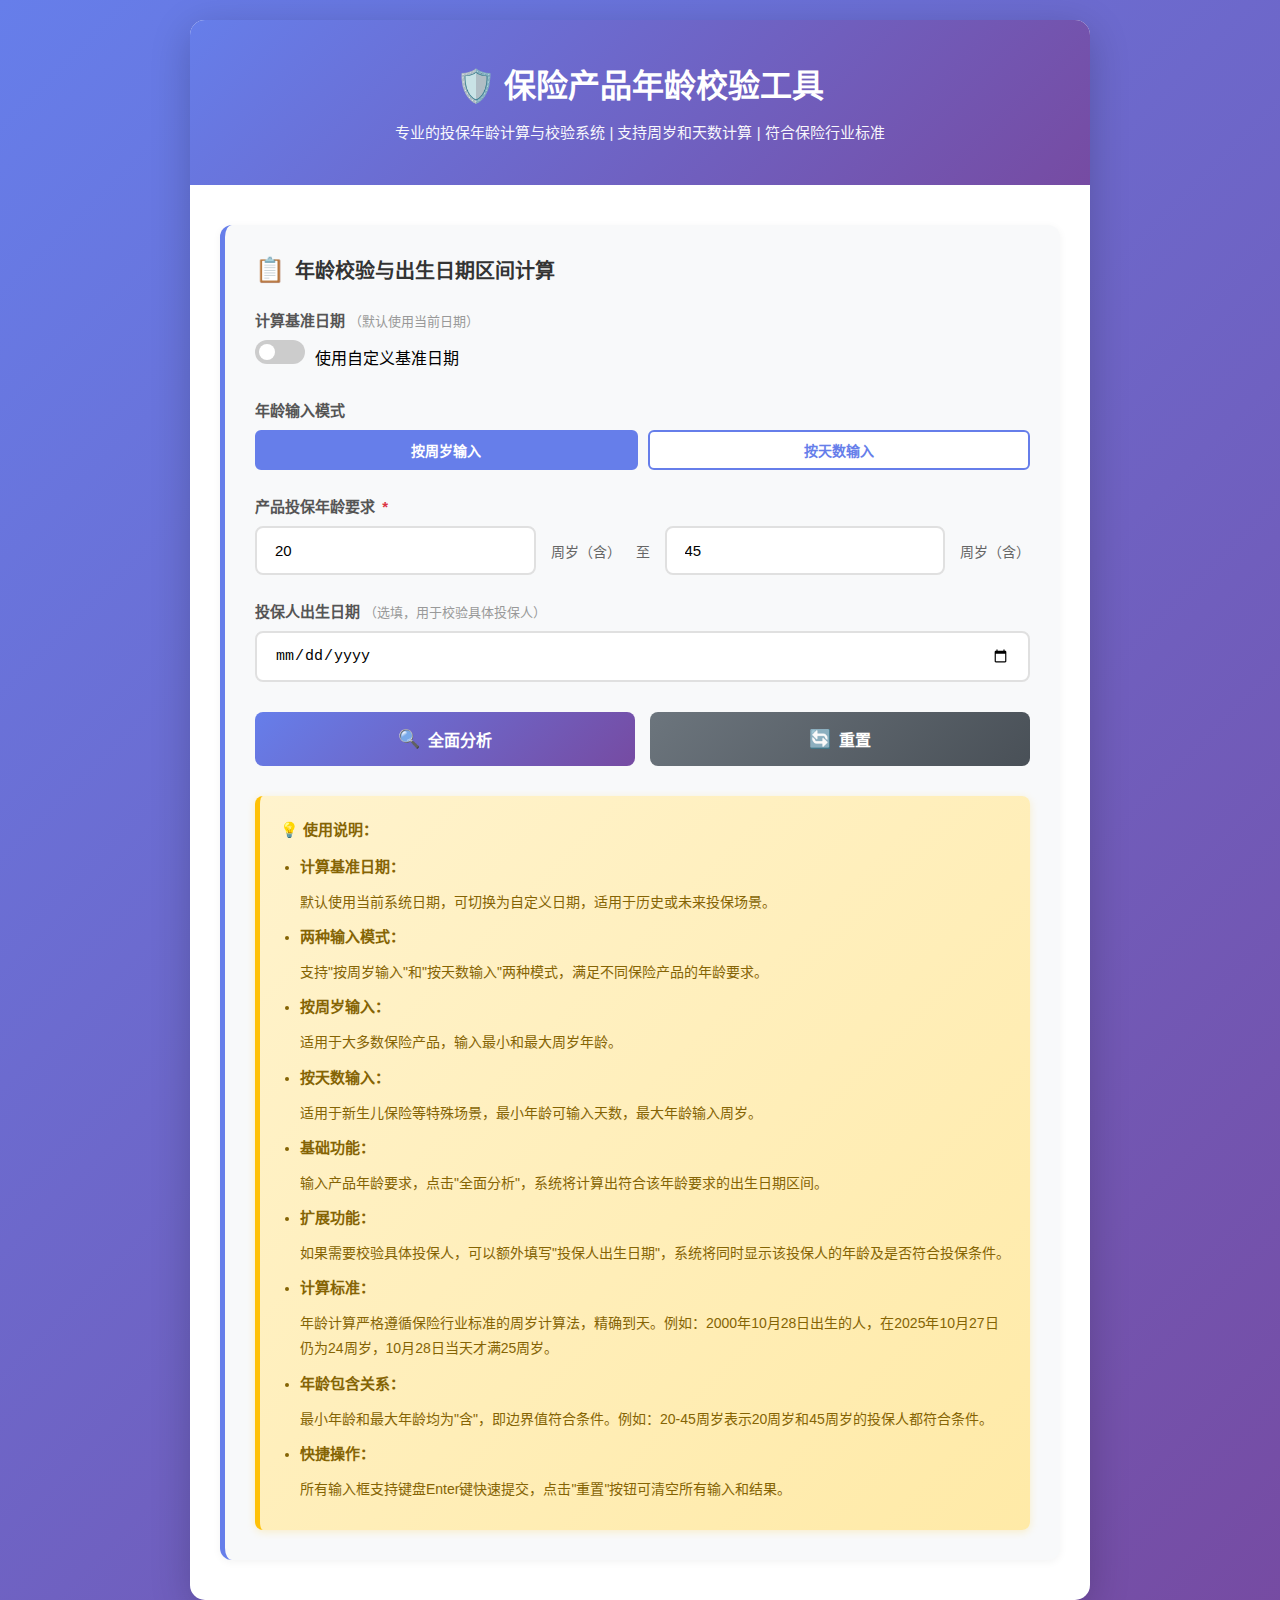
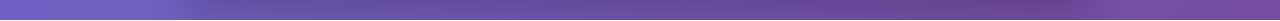
<file: 年龄校验2.0.html>
<!DOCTYPE html>
<html lang="zh-CN">
<head>
    <meta charset="UTF-8">
    <meta name="viewport" content="width=device-width, initial-scale=1.0">
    <title>保险产品年龄校验工具</title>
    <style>
        * {
            margin: 0;
            padding: 0;
            box-sizing: border-box;
        }

        body {
            font-family: 'Microsoft YaHei', Arial, sans-serif;
            background: linear-gradient(135deg, #667eea 0%, #764ba2 100%);
            padding: 20px;
            min-height: 100vh;
        }

        .container {
            max-width: 900px;
            margin: 0 auto;
            background: white;
            border-radius: 15px;
            box-shadow: 0 10px 40px rgba(0,0,0,0.2);
            overflow: hidden;
        }

        .header {
            background: linear-gradient(135deg, #667eea 0%, #764ba2 100%);
            color: white;
            padding: 40px 30px;
            text-align: center;
        }

        .header h1 {
            font-size: 32px;
            margin-bottom: 15px;
            font-weight: 600;
        }

        .header p {
            font-size: 15px;
            opacity: 0.95;
            line-height: 1.6;
        }

        .content {
            padding: 40px 30px;
        }

        .section {
            background: #f8f9fa;
            border-radius: 12px;
            padding: 30px;
            border-left: 5px solid #667eea;
            box-shadow: 0 2px 8px rgba(0,0,0,0.05);
        }

        .section-title {
            font-size: 20px;
            color: #333;
            margin-bottom: 25px;
            font-weight: bold;
            display: flex;
            align-items: center;
        }

        .section-title .icon {
            font-size: 24px;
            margin-right: 10px;
        }

        .input-group {
            margin-bottom: 25px;
        }

        .input-group label {
            display: block;
            margin-bottom: 10px;
            color: #555;
            font-weight: 600;
            font-size: 15px;
        }

        .input-group label .required {
            color: #dc3545;
            margin-left: 3px;
        }

        .mode-switcher {
            display: flex;
            gap: 10px;
            margin-bottom: 15px;
        }

        .mode-btn {
            padding: 8px 16px;
            border: 2px solid #667eea;
            background: white;
            color: #667eea;
            border-radius: 6px;
            cursor: pointer;
            font-size: 14px;
            font-weight: 600;
            transition: all 0.3s;
        }

        .mode-btn.active {
            background: #667eea;
            color: white;
        }

        .mode-btn:hover:not(.active) {
            background: rgba(102, 126, 234, 0.1);
        }

        .input-row {
            display: flex;
            gap: 15px;
            align-items: center;
            flex-wrap: wrap;
        }

        input[type="number"],
        input[type="date"] {
            flex: 1;
            min-width: 150px;
            padding: 14px 18px;
            border: 2px solid #e0e0e0;
            border-radius: 8px;
            font-size: 15px;
            transition: all 0.3s;
            background: white;
        }

        input:focus {
            outline: none;
            border-color: #667eea;
            box-shadow: 0 0 0 4px rgba(102, 126, 234, 0.1);
        }

        input:hover {
            border-color: #b8c5f2;
        }

        .unit-text {
            color: #666;
            font-size: 14px;
            white-space: nowrap;
            font-weight: 500;
        }

        .button-group {
            display: flex;
            gap: 15px;
            margin-top: 30px;
        }

        button {
            flex: 1;
            background: linear-gradient(135deg, #667eea 0%, #764ba2 100%);
            color: white;
            border: none;
            padding: 15px 30px;
            border-radius: 8px;
            font-size: 16px;
            cursor: pointer;
            transition: all 0.3s;
            font-weight: 600;
            display: flex;
            align-items: center;
            justify-content: center;
            gap: 8px;
        }

        button:hover {
            transform: translateY(-2px);
            box-shadow: 0 6px 20px rgba(102, 126, 234, 0.4);
        }

        button:active {
            transform: translateY(0);
        }

        button .btn-icon {
            font-size: 18px;
        }

        .result-box {
            margin-top: 30px;
            padding: 25px;
            border-radius: 10px;
            display: none;
            animation: slideIn 0.4s ease;
            box-shadow: 0 4px 12px rgba(0,0,0,0.1);
        }

        @keyframes slideIn {
            from {
                opacity: 0;
                transform: translateY(-15px);
            }
            to {
                opacity: 1;
                transform: translateY(0);
            }
        }

        .result-box.success {
            background: linear-gradient(135deg, #d4edda 0%, #c3e6cb 100%);
            border: 2px solid #28a745;
        }

        .result-box.error {
            background: linear-gradient(135deg, #f8d7da 0%, #f5c6cb 100%);
            border: 2px solid #dc3545;
        }

        .result-box.info {
            background: linear-gradient(135deg, #d1ecf1 0%, #bee5eb 100%);
            border: 2px solid #17a2b8;
        }

        .result-title {
            font-weight: bold;
            font-size: 18px;
            margin-bottom: 20px;
            display: flex;
            align-items: center;
            padding-bottom: 15px;
            border-bottom: 2px dashed rgba(0,0,0,0.1);
        }

        .result-title .status-icon {
            display: inline-flex;
            align-items: center;
            justify-content: center;
            width: 32px;
            height: 32px;
            border-radius: 50%;
            margin-right: 12px;
            font-size: 18px;
            font-weight: bold;
        }

        .result-box.success .status-icon {
            background: #28a745;
            color: white;
        }

        .result-box.error .status-icon {
            background: #dc3545;
            color: white;
        }

        .result-box.info .status-icon {
            background: #17a2b8;
            color: white;
        }

        .result-detail {
            line-height: 2;
        }

        .result-detail p {
            margin-bottom: 12px;
            font-size: 15px;
        }

        .result-detail strong {
            color: #333;
            display: inline-block;
            min-width: 140px;
        }

        .highlight {
            font-weight: bold;
            font-size: 16px;
            color: #667eea;
            padding: 2px 8px;
            background: rgba(102, 126, 234, 0.1);
            border-radius: 4px;
        }

        .result-box.success .highlight {
            color: #28a745;
            background: rgba(40, 167, 69, 0.1);
        }

        .result-box.error .highlight {
            color: #dc3545;
            background: rgba(220, 53, 69, 0.1);
        }

        .divider {
            margin: 20px 0;
            border: none;
            border-top: 2px dashed rgba(0,0,0,0.15);
        }

        .conclusion {
            margin-top: 20px;
            padding: 15px;
            border-radius: 8px;
            font-weight: 600;
            font-size: 16px;
        }

        .result-box.success .conclusion {
            background: rgba(40, 167, 69, 0.15);
            color: #155724;
            border-left: 4px solid #28a745;
        }

        .result-box.error .conclusion {
            background: rgba(220, 53, 69, 0.15);
            color: #721c24;
            border-left: 4px solid #dc3545;
        }

        .result-box.info .conclusion {
            background: rgba(23, 162, 184, 0.15);
            color: #0c5460;
            border-left: 4px solid #17a2b8;
        }

        .tip {
            background: linear-gradient(135deg, #fff3cd 0%, #ffeaa7 100%);
            border-left: 5px solid #ffc107;
            padding: 20px;
            margin-top: 30px;
            border-radius: 8px;
            font-size: 14px;
            color: #856404;
            line-height: 1.8;
            box-shadow: 0 2px 8px rgba(255, 193, 7, 0.2);
        }

        .tip strong {
            font-size: 15px;
            display: block;
            margin-bottom: 10px;
        }

        .tip ul {
            margin-left: 20px;
            margin-top: 10px;
        }

        .tip li {
            margin-bottom: 8px;
        }

        .age-range-display {
            background: white;
            padding: 20px;
            border-radius: 8px;
            margin-top: 15px;
            border: 2px solid #e0e0e0;
        }

        .age-range-display .range-item {
            display: flex;
            align-items: center;
            margin-bottom: 12px;
            padding: 10px;
            background: #f8f9fa;
            border-radius: 6px;
        }

        .age-range-display .range-label {
            font-weight: 600;
            color: #555;
            min-width: 120px;
        }

        .age-range-display .range-value {
            font-weight: bold;
            color: #667eea;
            font-size: 16px;
        }

        .custom-date-toggle {
            display: flex;
            align-items: center;
            margin-bottom: 10px;
        }

        .toggle-switch {
            position: relative;
            display: inline-block;
            width: 50px;
            height: 24px;
            margin-right: 10px;
        }

        .toggle-switch input {
            opacity: 0;
            width: 0;
            height: 0;
        }

        .toggle-slider {
            position: absolute;
            cursor: pointer;
            top: 0;
            left: 0;
            right: 0;
            bottom: 0;
            background-color: #ccc;
            transition: .4s;
            border-radius: 24px;
        }

        .toggle-slider:before {
            position: absolute;
            content: "";
            height: 16px;
            width: 16px;
            left: 4px;
            bottom: 4px;
            background-color: white;
            transition: .4s;
            border-radius: 50%;
        }

        input:checked + .toggle-slider {
            background-color: #667eea;
        }

        input:checked + .toggle-slider:before {
            transform: translateX(26px);
        }

        .custom-date-container {
            display: none;
            margin-top: 10px;
            padding: 15px;
            background: #f1f3f5;
            border-radius: 8px;
            border-left: 4px solid #667eea;
        }

        .boundary-dates {
            background: white;
            padding: 20px;
            border-radius: 8px;
            margin: 20px 0;
            border: 2px solid #e0e0e0;
        }

        .boundary-item {
            display: flex;
            align-items: center;
            margin-bottom: 15px;
            padding: 15px;
            background: #f8f9fa;
            border-radius: 8px;
            border-left: 4px solid #667eea;
        }

        .boundary-item.min {
            border-left-color: #28a745;
        }

        .boundary-item.max {
            border-left-color: #dc3545;
        }

        .boundary-icon {
            font-size: 24px;
            margin-right: 15px;
            width: 40px;
            text-align: center;
        }

        .boundary-content {
            flex: 1;
        }

        .boundary-title {
            font-weight: bold;
            font-size: 16px;
            margin-bottom: 5px;
            color: #333;
        }

        .boundary-date {
            font-size: 18px;
            font-weight: bold;
            color: #667eea;
            margin: 5px 0;
        }

        .boundary-item.min .boundary-date {
            color: #28a745;
        }

        .boundary-item.max .boundary-date {
            color: #dc3545;
        }

        .boundary-desc {
            font-size: 14px;
            color: #666;
            line-height: 1.5;
        }

        .boundary-age-detail {
            font-size: 16px;
            font-weight: bold;
            margin: 8px 0;
            color: #333;
        }

        .boundary-note {
            font-size: 14px;
            color: #666;
            font-style: italic;
            margin-top: 5px;
        }

        .logic-comparison {
            margin-top: 20px;
            padding: 15px;
            background: #f8f9fa;
            border-radius: 8px;
            border: 2px dashed #667eea;
        }

        .logic-comparison-title {
            font-weight: bold;
            font-size: 16px;
            color: #333;
            margin-bottom: 10px;
            display: flex;
            align-items: center;
        }

        .logic-comparison-title .icon {
            margin-right: 8px;
            font-size: 18px;
        }

        .logic-comparison-desc {
            font-size: 14px;
            color: #666;
            line-height: 1.6;
        }

        @media (max-width: 768px) {
            .container {
                margin: 10px;
            }

            .header {
                padding: 30px 20px;
            }

            .header h1 {
                font-size: 24px;
            }

            .content {
                padding: 25px 20px;
            }

            .section {
                padding: 20px;
            }

            .input-row {
                flex-direction: column;
                align-items: stretch;
            }

            input[type="number"],
            input[type="date"] {
                min-width: 100%;
            }

            .button-group {
                flex-direction: column;
            }

            .result-detail strong {
                min-width: auto;
                display: block;
                margin-bottom: 5px;
            }

            .boundary-item {
                flex-direction: column;
                align-items: flex-start;
            }

            .boundary-icon {
                margin-right: 0;
                margin-bottom: 10px;
            }
        }
    </style>
</head>
<body>
    <div class="container">
        <div class="header">
            <h1>🛡️ 保险产品年龄校验工具</h1>
            <p>专业的投保年龄计算与校验系统 | 支持周岁和天数计算 | 符合保险行业标准</p>
        </div>

        <div class="content">
            <div class="section">
                <div class="section-title">
                    <span class="icon">📋</span>
                    年龄校验与出生日期区间计算
                </div>
                
                <!-- 计算基准日期 -->
                <div class="input-group">
                    <label>
                        <span>计算基准日期</span>
                        <span style="color: #999; font-weight: normal; font-size: 13px;">（默认使用当前日期）</span>
                    </label>
                    <div class="custom-date-toggle">
                        <label class="toggle-switch">
                            <input type="checkbox" id="customDateToggle" onchange="toggleCustomDate()">
                            <span class="toggle-slider"></span>
                        </label>
                        <span>使用自定义基准日期</span>
                    </div>
                    <div class="custom-date-container" id="customDateContainer">
                        <input type="date" id="customDate" style="width: 100%;">
                        <div style="font-size: 13px; color: #666; margin-top: 8px;">
                            💡 设置一个特定日期作为年龄计算的基准，适用于历史或未来投保场景
                        </div>
                    </div>
                </div>
                
                <!-- 输入模式切换 -->
                <div class="input-group">
                    <label>
                        <span>年龄输入模式</span>
                    </label>
                    <div class="mode-switcher">
                        <button class="mode-btn active" onclick="switchMode('year')">按周岁输入</button>
                        <button class="mode-btn" onclick="switchMode('day')">按天数输入</button>
                    </div>
                </div>
                
                <!-- 产品年龄要求 -->
                <div class="input-group" id="yearModeInputs">
                    <label>
                        <span>产品投保年龄要求</span>
                        <span class="required">*</span>
                    </label>
                    <div class="input-row">
                        <input type="number" id="minAge" placeholder="最小年龄" value="20" min="0" max="150">
                        <span class="unit-text">周岁（含）</span>
                        <span class="unit-text">至</span>
                        <input type="number" id="maxAge" placeholder="最大年龄" value="45" min="0" max="150">
                        <span class="unit-text">周岁（含）</span>
                    </div>
                </div>

                <!-- 按天数输入模式 -->
                <div class="input-group" id="dayModeInputs" style="display: none;">
                    <label>
                        <span>产品投保年龄要求</span>
                        <span class="required">*</span>
                    </label>
                    <div class="input-row">
                        <input type="number" id="minAgeDays" placeholder="最小天数" value="7" min="0" max="36500">
                        <span class="unit-text">天（含）</span>
                        <span class="unit-text">至</span>
                        <input type="number" id="maxAgeDays" placeholder="最大年龄" value="70" min="0" max="150">
                        <span class="unit-text">周岁（含）</span>
                    </div>
                    <div style="font-size: 13px; color: #666; margin-top: 8px;">
                        💡 适用于新生儿保险等需要精确到天的场景，如"出生满7天至70周岁"
                    </div>
                </div>

                <!-- 投保人出生日期（可选） -->
                <div class="input-group">
                    <label>
                        <span>投保人出生日期</span>
                        <span style="color: #999; font-weight: normal; font-size: 13px;">（选填，用于校验具体投保人）</span>
                    </label>
                    <input type="date" id="birthDate" style="width: 100%;">
                </div>

                <!-- 操作按钮 -->
                <div class="button-group">
                    <button onclick="calculateAll()">
                        <span class="btn-icon">🔍</span>
                        <span>全面分析</span>
                    </button>
                    <button onclick="clearAll()" style="background: linear-gradient(135deg, #6c757d 0%, #495057 100%);">
                        <span class="btn-icon">🔄</span>
                        <span>重置</span>
                    </button>
                </div>

                <!-- 结果显示区 -->
                <div id="result" class="result-box"></div>

                <!-- 使用说明 -->
                <div class="tip">
                    <strong>💡 使用说明：</strong>
                    <ul>
                        <li><strong>计算基准日期：</strong>默认使用当前系统日期，可切换为自定义日期，适用于历史或未来投保场景。</li>
                        <li><strong>两种输入模式：</strong>支持"按周岁输入"和"按天数输入"两种模式，满足不同保险产品的年龄要求。</li>
                        <li><strong>按周岁输入：</strong>适用于大多数保险产品，输入最小和最大周岁年龄。</li>
                        <li><strong>按天数输入：</strong>适用于新生儿保险等特殊场景，最小年龄可输入天数，最大年龄输入周岁。</li>
                        <li><strong>基础功能：</strong>输入产品年龄要求，点击"全面分析"，系统将计算出符合该年龄要求的出生日期区间。</li>
                        <li><strong>扩展功能：</strong>如果需要校验具体投保人，可以额外填写"投保人出生日期"，系统将同时显示该投保人的年龄及是否符合投保条件。</li>
                        <li><strong>计算标准：</strong>年龄计算严格遵循保险行业标准的周岁计算法，精确到天。例如：2000年10月28日出生的人，在2025年10月27日仍为24周岁，10月28日当天才满25周岁。</li>
                        <li><strong>年龄包含关系：</strong>最小年龄和最大年龄均为"含"，即边界值符合条件。例如：20-45周岁表示20周岁和45周岁的投保人都符合条件。</li>
                        <li><strong>快捷操作：</strong>所有输入框支持键盘Enter键快速提交，点击"重置"按钮可清空所有输入和结果。</li>
                    </ul>
                </div>
            </div>
        </div>
    </div>

    <script>
        let currentMode = 'year'; // 'year' 或 'day'

        /**
         * 页面加载时初始化自定义日期输入框
         */
        document.addEventListener('DOMContentLoaded', function() {
            // 设置自定义日期输入框的默认值为今天
            document.getElementById('customDate').value = formatDate(new Date());
            
            // 键盘事件监听 - Enter键提交
            const inputs = document.querySelectorAll('input');
            inputs.forEach(input => {
                input.addEventListener('keypress', function(e) {
                    if (e.key === 'Enter') {
                        calculateAll();
                    }
                });
            });
        });

        /**
         * 切换自定义基准日期显示/隐藏
         */
        function toggleCustomDate() {
            const toggle = document.getElementById('customDateToggle');
            const container = document.getElementById('customDateContainer');
            
            if (toggle.checked) {
                container.style.display = 'block';
            } else {
                container.style.display = 'none';
            }
        }

        /**
         * 获取计算基准日期
         */
        function getReferenceDate() {
            const toggle = document.getElementById('customDateToggle');
            
            if (toggle.checked) {
                const customDateValue = document.getElementById('customDate').value;
                if (customDateValue) {
                    return new Date(customDateValue);
                }
            }
            
            // 默认返回当前日期
            return new Date();
        }

        /**
         * 切换输入模式
         */
        function switchMode(mode) {
            currentMode = mode;
            
            // 更新按钮状态
            document.querySelectorAll('.mode-btn').forEach(btn => {
                btn.classList.remove('active');
            });
            event.target.classList.add('active');
            
            // 显示/隐藏对应的输入区域
            if (mode === 'year') {
                document.getElementById('yearModeInputs').style.display = 'block';
                document.getElementById('dayModeInputs').style.display = 'none';
            } else {
                document.getElementById('yearModeInputs').style.display = 'none';
                document.getElementById('dayModeInputs').style.display = 'block';
            }
            
            // 清空结果
            document.getElementById('result').style.display = 'none';
        }

        /**
         * 格式化日期为 YYYY-MM-DD
         */
        function formatDate(date) {
            const year = date.getFullYear();
            const month = String(date.getMonth() + 1).padStart(2, '0');
            const day = String(date.getDate()).padStart(2, '0');
            return `${year}-${month}-${day}`;
        }

        /**
         * 格式化日期为中文格式 YYYY年MM月DD日
         */
        function formatDateChinese(date) {
            const year = date.getFullYear();
            const month = String(date.getMonth() + 1).padStart(2, '0');
            const day = String(date.getDate()).padStart(2, '0');
            return `${year}年${month}月${day}日`;
        }

        /**
         * 计算周岁年龄（精确到天）
         * @param {Date} birthDate - 出生日期
         * @param {Date} targetDate - 目标日期（默认为今天）
         * @returns {number} 周岁年龄
         */
        function calculateAge(birthDate, targetDate = new Date()) {
            let age = targetDate.getFullYear() - birthDate.getFullYear();
            const monthDiff = targetDate.getMonth() - birthDate.getMonth();
            const dayDiff = targetDate.getDate() - birthDate.getDate();

            // 如果还没到生日，年龄减1
            if (monthDiff < 0 || (monthDiff === 0 && dayDiff < 0)) {
                age--;
            }

            return age;
        }

        /**
         * 计算天数年龄
         * @param {Date} birthDate - 出生日期
         * @param {Date} targetDate - 目标日期（默认为今天）
         * @returns {number} 天数年龄
         */
        function calculateAgeInDays(birthDate, targetDate = new Date()) {
            const diffTime = targetDate - birthDate;
            const diffDays = Math.floor(diffTime / (1000 * 60 * 60 * 24));
            return diffDays;
        }

        /**
         * 计算指定年龄对应的出生日期区间
         * @param {number} age - 年龄（周岁）
         * @param {Date} referenceDate - 参考日期（默认为今天）
         * @returns {Object} 包含最早和最晚出生日期
         */
        function calculateBirthDateRange(age, referenceDate = new Date()) {
            // 最早出生日期：参考日期往前推 age+1 年，再加1天
            const earliestBirth = new Date(referenceDate);
            earliestBirth.setFullYear(earliestBirth.getFullYear() - age - 1);
            earliestBirth.setDate(earliestBirth.getDate() + 1);

            // 最晚出生日期：参考日期往前推 age 年
            const latestBirth = new Date(referenceDate);
            latestBirth.setFullYear(latestBirth.getFullYear() - age);

            return {
                earliest: earliestBirth,
                latest: latestBirth
            };
        }

        /**
         * 计算指定天数对应的出生日期区间
         * @param {number} days - 天数
         * @param {Date} referenceDate - 参考日期（默认为今天）
         * @returns {Object} 包含最早和最晚出生日期
         */
        function calculateBirthDateRangeFromDays(days, referenceDate = new Date()) {
            // 最早出生日期：参考日期往前推 days 天
            const earliestBirth = new Date(referenceDate);
            earliestBirth.setDate(earliestBirth.getDate() - days);
            
            // 最晚出生日期：参考日期往前推 days 天（同一天）
            const latestBirth = new Date(earliestBirth);

            return {
                earliest: earliestBirth,
                latest: latestBirth
            };
        }

        /**
         * 计算边界日期
         * @param {number} minAge - 最小年龄
         * @param {number} maxAge - 最大年龄
         * @param {Date} referenceDate - 参考日期
         * @param {string} mode - 模式 ('year' 或 'day')
         * @returns {Object} 包含最小和最大边界日期
         */
        function calculateBoundaryDates(minAge, maxAge, referenceDate, mode = 'year') {
            let minBoundaryDate, maxBoundaryDate1, maxBoundaryDate2;
            
            if (mode === 'year') {
                // 周岁模式
                // 最小年龄边界：刚好满最小年龄的那一天
                minBoundaryDate = new Date(referenceDate);
                minBoundaryDate.setFullYear(minBoundaryDate.getFullYear() - minAge);
                
                // 最大年龄边界1（逻辑1）：刚好满最大年龄+1岁的前一天（即最大年龄364天）
                maxBoundaryDate1 = new Date(referenceDate);
                maxBoundaryDate1.setFullYear(maxBoundaryDate1.getFullYear() - maxAge - 1);
                maxBoundaryDate1.setDate(maxBoundaryDate1.getDate() + 1);
                
                // 最大年龄边界2（逻辑2）：刚好满最大年龄的那一天
                maxBoundaryDate2 = new Date(referenceDate);
                maxBoundaryDate2.setFullYear(maxBoundaryDate2.getFullYear() - maxAge);
            } else {
                // 天数模式
                // 最小年龄边界：刚好满最小天数的前一天
                minBoundaryDate = new Date(referenceDate);
                minBoundaryDate.setDate(minBoundaryDate.getDate() - minAge);
                
                // 最大年龄边界1（逻辑1）：刚好满最大年龄+1岁的前一天（即最大年龄364天）
                maxBoundaryDate1 = new Date(referenceDate);
                maxBoundaryDate1.setFullYear(maxBoundaryDate1.getFullYear() - maxAge - 1);
                maxBoundaryDate1.setDate(maxBoundaryDate1.getDate() + 1);
                
                // 最大年龄边界2（逻辑2）：刚好满最大年龄的那一天
                maxBoundaryDate2 = new Date(referenceDate);
                maxBoundaryDate2.setFullYear(maxBoundaryDate2.getFullYear() - maxAge);
            }
            
            return {
                minBoundaryDate,
                maxBoundaryDate1, // 逻辑1：最大年龄364天
                maxBoundaryDate2  // 逻辑2：最大年龄0天
            };
        }

        /**
         * 将年龄转换为天数（用于比较）
         * 参考"天数校验参考.html"中的逻辑
         */
        function convertToDays(value, unit, referenceDate) {
            if (unit === 'days') {
                return value;
            } else {
                // 周岁转换为天数（近似值：1年=365.25天）
                return value * 365.25;
            }
        }

        /**
         * 显示结果
         */
        function showResult(element, type, content) {
            element.className = `result-box ${type}`;
            element.innerHTML = content;
            element.style.display = 'block';
            element.scrollIntoView({ behavior: 'smooth', block: 'nearest' });
        }

        /**
         * 全面分析计算
         */
        function calculateAll() {
            const birthDateInput = document.getElementById('birthDate').value;
            const resultDiv = document.getElementById('result');
            const referenceDate = getReferenceDate(); // 获取基准日期

            let minAge, maxAge, resultHTML, validBirthStart, validBirthEnd;

            if (currentMode === 'year') {
                // 周岁模式
                minAge = parseInt(document.getElementById('minAge').value);
                maxAge = parseInt(document.getElementById('maxAge').value);

                // 输入验证
                if (isNaN(minAge) || isNaN(maxAge)) {
                    showResult(resultDiv, 'error', `
                        <div class="result-title">
                            <span class="status-icon">❌</span>
                            输入错误
                        </div>
                        <div class="result-detail">
                            <p>请输入有效的年龄数值！</p>
                        </div>
                    `);
                    return;
                }

                if (minAge < 0 || maxAge < 0) {
                    showResult(resultDiv, 'error', `
                        <div class="result-title">
                            <span class="status-icon">❌</span>
                            输入错误
                        </div>
                        <div class="result-detail">
                            <p>年龄不能为负数！</p>
                        </div>
                    `);
                    return;
                }

                if (minAge > maxAge) {
                    showResult(resultDiv, 'error', `
                        <div class="result-title">
                            <span class="status-icon">❌</span>
                            输入错误
                        </div>
                        <div class="result-detail">
                            <p>最小年龄（${minAge}周岁）不能大于最大年龄（${maxAge}周岁）！</p>
                        </div>
                    `);
                    return;
                }

                // 计算出生日期区间
                const minAgeRange = calculateBirthDateRange(minAge, referenceDate);
                const maxAgeRange = calculateBirthDateRange(maxAge, referenceDate);

                // 符合条件的出生日期区间
                validBirthStart = maxAgeRange.earliest; // 最大年龄的最早出生日期
                validBirthEnd = minAgeRange.latest;     // 最小年龄的最晚出生日期

                // 计算边界日期
                const boundaryDates = calculateBoundaryDates(minAge, maxAge, referenceDate, 'year');

                resultHTML = `
                    <div class="result-title">
                        <span class="status-icon">📊</span>
                        分析结果（周岁模式）
                    </div>
                    <div class="result-detail">
                        <p><strong>计算基准日期：</strong><span class="highlight">${formatDate(referenceDate)}</span></p>
                        <p><strong>产品年龄要求：</strong><span class="highlight">${minAge}周岁（含）- ${maxAge}周岁（含）</span></p>
                        
                        <hr class="divider">
                        
                        <div class="boundary-dates">
                            <p style="font-size: 16px; font-weight: bold; color: #333; margin-bottom: 15px;">
                                🎯 关键边界日期
                            </p>
                            <div class="boundary-item min">
                                <div class="boundary-icon">🎂</div>
                                <div class="boundary-content">
                                    <div class="boundary-title">最小购买年龄</div>
                                    <div class="boundary-age-detail">周岁：${minAge}岁0天</div>
                                    <div class="boundary-date">出生日期：${formatDateChinese(boundaryDates.minBoundaryDate)}（或更早）</div>
                                    <div class="boundary-desc">
                                        在此日期或更早出生的人，在 ${formatDate(referenceDate)} 已满 ${minAge} 周岁，符合最小投保年龄要求。
                                    </div>
                                </div>
                            </div>
                            <div class="boundary-item max">
                                <div class="boundary-icon">🎯</div>
                                <div class="boundary-content">
                                    <div class="boundary-title">最大购买年龄（逻辑1）</div>
                                    <div class="boundary-age-detail">周岁：${maxAge}岁364天</div>
                                    <div class="boundary-date">出生日期：${formatDateChinese(boundaryDates.maxBoundaryDate1)}（或更晚）</div>
                                    <div class="boundary-desc">
                                        在此日期或更晚出生的人，在 ${formatDate(referenceDate)} 未满 ${maxAge + 1} 周岁，符合最大投保年龄要求。
                                    </div>
                                </div>
                            </div>
                            <div class="boundary-item max">
                                <div class="boundary-icon">🎯</div>
                                <div class="boundary-content">
                                    <div class="boundary-title">最大购买年龄（逻辑2）</div>
                                    <div class="boundary-age-detail">周岁：${maxAge}岁0天</div>
                                    <div class="boundary-date">出生日期：${formatDateChinese(boundaryDates.maxBoundaryDate2)}（或更晚）</div>
                                    <div class="boundary-desc">
                                        在此日期或更晚出生的人，在 ${formatDate(referenceDate)} 刚好到达 ${maxAge} 周岁，符合最大投保年龄要求。
                                    </div>
                                </div>
                            </div>
                        </div>
                        
                        <div class="logic-comparison">
                            <div class="logic-comparison-title">
                                <span class="icon">📝</span>
                                两种逻辑对比说明
                            </div>
                            <div class="logic-comparison-desc">
                                <p><strong>逻辑1：</strong>严格遵循保险行业标准，最大年龄为"未满下一周岁"，即 ${maxAge} 岁 364 天。这是最常用的标准。</p>
                                <p><strong>逻辑2：</strong>将最大年龄理解为"刚好满 ${maxAge} 周岁"，即 ${maxAge} 岁 0 天。某些产品可能采用此标准。</p>
                                <p><strong>推荐使用：</strong>通常情况下，保险行业采用<strong>逻辑1</strong>作为标准计算方法。如有疑问，请参考具体保险产品的条款说明。</p>
                            </div>
                        </div>
                        
                        <hr class="divider">
                        
                        <div style="background: white; padding: 20px; border-radius: 8px; margin: 20px 0; border: 2px solid #e0e0e0;">
                            <p style="font-size: 16px; font-weight: bold; color: #333; margin-bottom: 15px;">
                                📅 符合投保条件的出生日期区间（基于逻辑1）
                            </p>
                            <div style="background: #f8f9fa; padding: 15px; border-radius: 6px; border-left: 4px solid #667eea;">
                                <p style="font-size: 18px; font-weight: bold; color: #667eea; text-align: center; line-height: 1.8;">
                                    ${formatDate(validBirthStart)} 至 ${formatDate(validBirthEnd)}
                                </p>
                            </div>
                            <p style="margin-top: 15px; color: #666; font-size: 14px; line-height: 1.6;">
                                <strong>说明：</strong>出生日期在此区间内（含边界日期）的投保人，在 ${formatDate(referenceDate)} 这一天的年龄符合 ${minAge}-${maxAge} 周岁的投保要求。
                            </p>
                        </div>

                        <hr class="divider">

                        <div class="age-range-display">
                            <p style="font-size: 15px; font-weight: bold; color: #333; margin-bottom: 15px;">
                                🔍 详细年龄区间分解
                            </p>
                            <div class="range-item">
                                <span class="range-label">最小年龄（${minAge}周岁）：</span>
                                <span class="range-value">${formatDate(minAgeRange.earliest)} ~ ${formatDate(minAgeRange.latest)}</span>
                            </div>
                            <div class="range-item">
                                <span class="range-label">最大年龄（${maxAge}周岁）：</span>
                                <span class="range-value">${formatDate(maxAgeRange.earliest)} ~ ${formatDate(maxAgeRange.latest)}</span>
                            </div>
                        </div>
                `;
            } else {
                // 天数模式 - 修复校验逻辑
                const minAgeDays = parseInt(document.getElementById('minAgeDays').value);
                const maxAgeYears = parseInt(document.getElementById('maxAgeDays').value);

                // 输入验证
                if (isNaN(minAgeDays) || isNaN(maxAgeYears)) {
                    showResult(resultDiv, 'error', `
                        <div class="result-title">
                            <span class="status-icon">❌</span>
                            输入错误
                        </div>
                        <div class="result-detail">
                            <p>请输入有效的年龄数值！</p>
                        </div>
                    `);
                    return;
                }

                if (minAgeDays < 0 || maxAgeYears < 0) {
                    showResult(resultDiv, 'error', `
                        <div class="result-title">
                            <span class="status-icon">❌</span>
                            输入错误
                        </div>
                        <div class="result-detail">
                            <p>年龄不能为负数！</p>
                        </div>
                    `);
                    return;
                }

                // 计算出生日期区间
                const minAgeRange = calculateBirthDateRangeFromDays(minAgeDays, referenceDate);
                const maxAgeRange = calculateBirthDateRange(maxAgeYears, referenceDate);

                // 符合条件的出生日期区间
                validBirthStart = maxAgeRange.earliest; // 最大年龄的最早出生日期
                validBirthEnd = minAgeRange.latest;     // 最小年龄的最晚出生日期

                // 计算边界日期
                const boundaryDates = calculateBoundaryDates(minAgeDays, maxAgeYears, referenceDate, 'day');

                resultHTML = `
                    <div class="result-title">
                        <span class="status-icon">📊</span>
                        分析结果（天数模式）
                    </div>
                    <div class="result-detail">
                        <p><strong>计算基准日期：</strong><span class="highlight">${formatDate(referenceDate)}</span></p>
                        <p><strong>产品年龄要求：</strong><span class="highlight">${minAgeDays}天（含）- ${maxAgeYears}周岁（含）</span></p>
                        
                        <hr class="divider">
                        
                        <div class="boundary-dates">
                            <p style="font-size: 16px; font-weight: bold; color: #333; margin-bottom: 15px;">
                                🎯 关键边界日期
                            </p>
                            <div class="boundary-item min">
                                <div class="boundary-icon">🎂</div>
                                <div class="boundary-content">
                                    <div class="boundary-title">最小购买年龄</div>
                                    <div class="boundary-age-detail">天数：${minAgeDays}天</div>
                                    <div class="boundary-date">出生日期：${formatDateChinese(boundaryDates.minBoundaryDate)}（或更早）</div>
                                    <div class="boundary-desc">
                                        在此日期或更早出生的人，在 ${formatDate(referenceDate)} 已满 ${minAgeDays} 天，符合最小投保年龄要求。
                                    </div>
                                </div>
                            </div>
                            <div class="boundary-item max">
                                <div class="boundary-icon">🎯</div>
                                <div class="boundary-content">
                                    <div class="boundary-title">最大购买年龄（逻辑1）</div>
                                    <div class="boundary-age-detail">周岁：${maxAgeYears}岁364天</div>
                                    <div class="boundary-date">出生日期：${formatDateChinese(boundaryDates.maxBoundaryDate1)}（或更晚）</div>
                                    <div class="boundary-desc">
                                        在此日期或更晚出生的人，在 ${formatDate(referenceDate)} 未满 ${maxAgeYears + 1} 周岁，符合最大投保年龄要求。
                                    </div>
                                </div>
                            </div>
                            <div class="boundary-item max">
                                <div class="boundary-icon">🎯</div>
                                <div class="boundary-content">
                                    <div class="boundary-title">最大购买年龄（逻辑2）</div>
                                    <div class="boundary-age-detail">周岁：${maxAgeYears}岁0天</div>
                                    <div class="boundary-date">出生日期：${formatDateChinese(boundaryDates.maxBoundaryDate2)}（或更晚）</div>
                                    <div class="boundary-desc">
                                        在此日期或更晚出生的人，在 ${formatDate(referenceDate)} 刚好到达 ${maxAgeYears} 周岁，符合最大投保年龄要求。
                                    </div>
                                </div>
                            </div>
                        </div>
                        
                        <div class="logic-comparison">
                            <div class="logic-comparison-title">
                                <span class="icon">📝</span>
                                两种逻辑对比说明
                            </div>
                            <div class="logic-comparison-desc">
                                <p><strong>逻辑1：</strong>严格遵循保险行业标准，最大年龄为"未满下一周岁"，即 ${maxAgeYears} 岁 364 天。这是最常用的标准。</p>
                                <p><strong>逻辑2：</strong>将最大年龄理解为"刚好满 ${maxAgeYears} 周岁"，即 ${maxAgeYears} 岁 0 天。某些产品可能采用此标准。</p>
                                <p><strong>推荐使用：</strong>通常情况下，保险行业采用<strong>逻辑1</strong>作为标准计算方法。如有疑问，请参考具体保险产品的条款说明。</p>
                            </div>
                        </div>
                        
                        <hr class="divider">
                        
                        <div style="background: white; padding: 20px; border-radius: 8px; margin: 20px 0; border: 2px solid #e0e0e0;">
                            <p style="font-size: 16px; font-weight: bold; color: #333; margin-bottom: 15px;">
                                📅 符合投保条件的出生日期区间（基于逻辑1）
                            </p>
                            <div style="background: #f8f9fa; padding: 15px; border-radius: 6px; border-left: 4px solid #667eea;">
                                <p style="font-size: 18px; font-weight: bold; color: #667eea; text-align: center; line-height: 1.8;">
                                    ${formatDate(validBirthStart)} 至 ${formatDate(validBirthEnd)}
                                </p>
                            </div>
                            <p style="margin-top: 15px; color: #666; font-size: 14px; line-height: 1.6;">
                                <strong>说明：</strong>出生日期在此区间内（含边界日期）的投保人，在 ${formatDate(referenceDate)} 这一天年龄满 ${minAgeDays} 天且不超过 ${maxAgeYears} 周岁。
                            </p>
                        </div>

                        <hr class="divider">

                        <div class="age-range-display">
                            <p style="font-size: 15px; font-weight: bold; color: #333; margin-bottom: 15px;">
                                🔍 详细年龄区间分解
                            </p>
                            <div class="range-item">
                                <span class="range-label">最小年龄（${minAgeDays}天）：</span>
                                <span class="range-value">${formatDate(minAgeRange.earliest)}</span>
                            </div>
                            <div class="range-item">
                                <span class="range-label">最大年龄（${maxAgeYears}周岁）：</span>
                                <span class="range-value">${formatDate(maxAgeRange.earliest)} ~ ${formatDate(maxAgeRange.latest)}</span>
                            </div>
                        </div>
                `;
            }

            // 如果填写了投保人出生日期，进行校验
            if (birthDateInput) {
                const birthDate = new Date(birthDateInput);
                
                // 校验日期是否有效
                if (isNaN(birthDate.getTime())) {
                    showResult(resultDiv, 'error', `
                        <div class="result-title">
                            <span class="status-icon">❌</span>
                            输入错误
                        </div>
                        <div class="result-detail">
                            <p>投保人出生日期格式不正确！</p>
                        </div>
                    `);
                    return;
                }

                // 检查出生日期是否在未来
                if (birthDate > referenceDate) {
                    showResult(resultDiv, 'error', `
                        <div class="result-title">
                            <span class="status-icon">❌</span>
                            输入错误
                        </div>
                        <div class="result-detail">
                            <p>投保人出生日期不能晚于计算基准日期！</p>
                        </div>
                    `);
                    return;
                }

                let isValid, ageDisplay;
                
                if (currentMode === 'year') {
                    const currentAge = calculateAge(birthDate, referenceDate);
                    isValid = currentAge >= minAge && currentAge <= maxAge;
                    ageDisplay = `${currentAge}周岁`;
                } else {
                    // 修复天数模式校验逻辑 - 参考"天数校验参考.html"
                    const currentAgeDays = calculateAgeInDays(birthDate, referenceDate);
                    const currentAgeYears = calculateAge(birthDate, referenceDate);
                    
                    // 将最大年龄转换为天数进行比较（与参考文件逻辑一致）
                    const minAgeDays = parseInt(document.getElementById('minAgeDays').value);
                    const maxAgeYears = parseInt(document.getElementById('maxAgeDays').value);
                    const maxAgeDays = convertToDays(maxAgeYears, 'years', referenceDate);
                    
                    // 关键修复：使用天数进行比较，而不是混合使用天数和周岁
                    isValid = currentAgeDays >= minAgeDays && currentAgeDays <= maxAgeDays;
                    ageDisplay = `${currentAgeDays}天（${currentAgeYears}周岁）`;
                }

                resultHTML += `
                    <hr class="divider">
                    
                    <div style="background: ${isValid ? '#d4edda' : '#f8d7da'}; padding: 20px; border-radius: 8px; border: 2px solid ${isValid ? '#28a745' : '#dc3545'};">
                        <p style="font-size: 16px; font-weight: bold; color: #333; margin-bottom: 15px;">
                            👤 投保人年龄校验
                        </p>
                        <p><strong>投保人出生日期：</strong><span class="highlight">${formatDate(birthDate)}</span></p>
                        <p><strong>在 ${formatDate(referenceDate)} 的年龄：</strong><span class="highlight">${ageDisplay}</span></p>
                        <div class="conclusion" style="background: ${isValid ? 'rgba(40, 167, 69, 0.15)' : 'rgba(220, 53, 69, 0.15)'}; color: ${isValid ? '#155724' : '#721c24'}; border-left: 4px solid ${isValid ? '#28a745' : '#dc3545'};">
                            ${isValid ? 
                                `✅ 该投保人符合投保条件` : 
                                `❌ 该投保人不符合投保条件`
                            }
                        </div>
                    </div>
                `;
            }

            resultHTML += `</div>`;

            showResult(resultDiv, 'info', resultHTML);
        }

        /**
         * 清空所有输入和结果
         */
        function clearAll() {
            document.getElementById('minAge').value = '';
            document.getElementById('maxAge').value = '';
            document.getElementById('minAgeDays').value = '';
            document.getElementById('maxAgeDays').value = '';
            document.getElementById('birthDate').value = '';
            document.getElementById('customDateToggle').checked = false;
            document.getElementById('customDateContainer').style.display = 'none';
            document.getElementById('result').style.display = 'none';
        }
    </script>
</body>
</html>
</file>
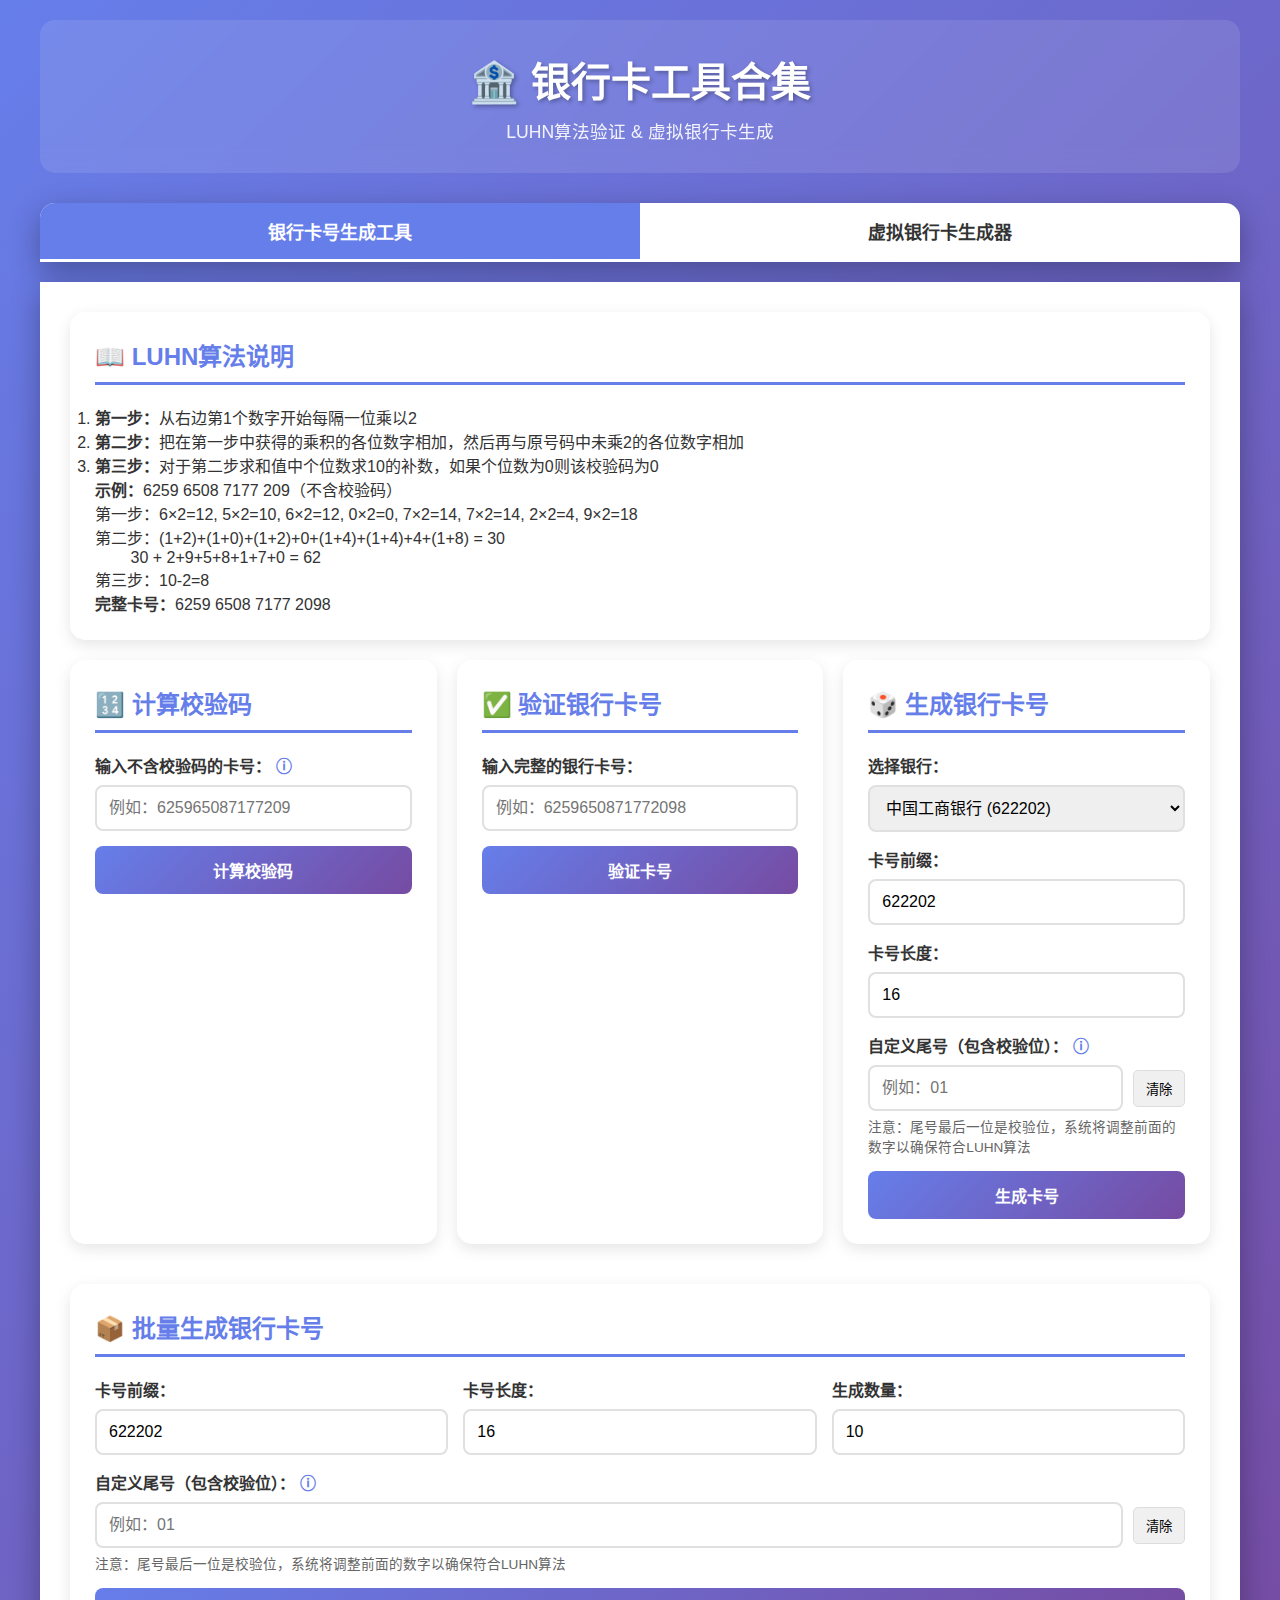
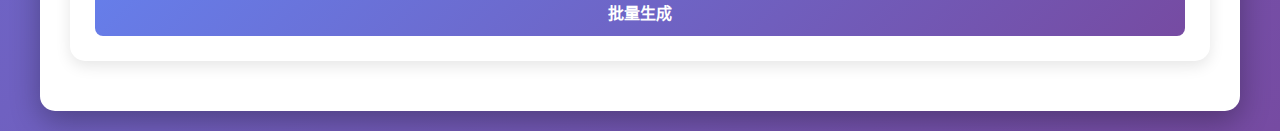
<file: 虚拟银行卡生成.html>
<!DOCTYPE html>
<html lang="zh-CN">
<head>
    <meta charset="UTF-8">
    <meta name="viewport" content="width=device-width, initial-scale=1.0">
    <title>银行卡工具合集 - LUHN算法 & 虚拟卡生成</title>
    <style>
        * {
            margin: 0;
            padding: 0;
            box-sizing: border-box;
        }

        body {
            font-family: 'Segoe UI', Tahoma, Geneva, Verdana, sans-serif;
            background: linear-gradient(135deg, #667eea 0%, #764ba2 100%);
            min-height: 100vh;
            padding: 20px;
            color: #333;
        }

        .container {
            max-width: 1200px;
            margin: 0 auto;
        }

        .header {
            text-align: center;
            color: white;
            margin-bottom: 30px;
            padding: 30px;
            background: rgba(255, 255, 255, 0.1);
            border-radius: 15px;
            backdrop-filter: blur(10px);
        }

        .header h1 {
            font-size: 2.5em;
            margin-bottom: 10px;
            text-shadow: 2px 2px 4px rgba(0,0,0,0.3);
        }

        .header p {
            font-size: 1.1em;
            opacity: 0.9;
        }

        .tabs {
            display: flex;
            margin-bottom: 20px;
            background: white;
            border-radius: 15px 15px 0 0;
            overflow: hidden;
            box-shadow: 0 10px 30px rgba(0,0,0,0.3);
        }

        .tab {
            flex: 1;
            padding: 15px 20px;
            text-align: center;
            font-size: 18px;
            font-weight: 600;
            cursor: pointer;
            transition: all 0.3s;
            border-bottom: 3px solid transparent;
        }

        .tab.active {
            background: #667eea;
            color: white;
            border-bottom: 3px solid #fff;
        }

        .tab-content {
            display: none;
            background: white;
            border-radius: 0 0 15px 15px;
            padding: 30px;
            box-shadow: 0 10px 30px rgba(0,0,0,0.3);
        }

        .tab-content.active {
            display: block;
        }

        .card {
            background: white;
            border-radius: 15px;
            padding: 25px;
            box-shadow: 0 5px 15px rgba(0,0,0,0.1);
            margin-bottom: 20px;
        }

        .card h2 {
            color: #667eea;
            margin-bottom: 20px;
            font-size: 1.5em;
            border-bottom: 3px solid #667eea;
            padding-bottom: 10px;
        }

        .input-group {
            margin-bottom: 15px;
        }

        .input-group label {
            display: block;
            margin-bottom: 8px;
            color: #333;
            font-weight: 600;
        }

        .input-group input,
        .input-group select {
            width: 100%;
            padding: 12px;
            border: 2px solid #e0e0e0;
            border-radius: 8px;
            font-size: 16px;
            transition: border-color 0.3s;
        }

        .input-group input:focus,
        .input-group select:focus {
            outline: none;
            border-color: #667eea;
        }

        .btn {
            width: 100%;
            padding: 12px;
            background: linear-gradient(135deg, #667eea 0%, #764ba2 100%);
            color: white;
            border: none;
            border-radius: 8px;
            font-size: 16px;
            font-weight: 600;
            cursor: pointer;
            transition: transform 0.2s, box-shadow 0.2s;
        }

        .btn:hover {
            transform: translateY(-2px);
            box-shadow: 0 5px 15px rgba(102, 126, 234, 0.4);
        }

        .btn:active {
            transform: translateY(0);
        }

        .result {
            margin-top: 20px;
            padding: 15px;
            background: #f5f5f5;
            border-radius: 8px;
            border-left: 4px solid #667eea;
        }

        .result h3 {
            color: #667eea;
            margin-bottom: 10px;
        }

        .result-item {
            padding: 8px 0;
            border-bottom: 1px solid #e0e0e0;
        }

        .result-item:last-child {
            border-bottom: none;
        }

        .card-number {
            font-family: 'Courier New', monospace;
            font-size: 1.3em;
            font-weight: bold;
            color: #333;
            letter-spacing: 2px;
        }

        .valid {
            color: #4caf50;
            font-weight: bold;
        }

        .invalid {
            color: #f44336;
            font-weight: bold;
        }

        .warning {
            background: #fff3cd;
            border: 1px solid #ffc107;
            color: #856404;
            padding: 15px;
            border-radius: 8px;
            margin-bottom: 25px;
            font-size: 14px;
        }

        .warning strong {
            display: block;
            margin-bottom: 5px;
        }

        .card-preview {
            margin: 30px 0;
            text-align: center;
        }

        #bankCard {
            max-width: 100%;
            border-radius: 15px;
            box-shadow: 0 10px 30px rgba(0,0,0,0.2);
            display: none;
        }

        #bankCard.show {
            display: inline-block;
        }

        .button-group {
            display: flex;
            gap: 15px;
            margin-top: 30px;
        }

        .button-group button {
            flex: 1;
            padding: 15px 30px;
            border: none;
            border-radius: 8px;
            font-size: 16px;
            font-weight: 600;
            cursor: pointer;
            transition: all 0.3s;
        }

        .btn-generate {
            background: linear-gradient(135deg, #667eea 0%, #764ba2 100%);
            color: white;
        }

        .btn-generate:hover {
            transform: translateY(-2px);
            box-shadow: 0 5px 20px rgba(102, 126, 234, 0.4);
        }

        .btn-download {
            background: #28a745;
            color: white;
            display: none;
        }

        .btn-download.show {
            display: block;
        }

        .btn-download:hover {
            background: #218838;
            transform: translateY(-2px);
            box-shadow: 0 5px 20px rgba(40, 167, 69, 0.4);
        }

        .bank-info {
            background: #f8f9fa;
            padding: 15px;
            border-radius: 8px;
            margin-top: 10px;
            display: none;
        }

        .bank-info.show {
            display: block;
        }

        .bank-info p {
            color: #666;
            font-size: 14px;
            margin: 5px 0;
        }

        .bank-info strong {
            color: #333;
        }

        .bank-info.warning {
            background: #fff3cd;
            border: 1px solid #ffc107;
        }

        .bank-info.warning p {
            color: #856404;
        }

        .bank-selector {
            display: none;
            margin-top: 15px;
        }

        .bank-selector.show {
            display: block;
        }

        .suffix-input-container {
            display: flex;
            align-items: center;
        }

        .suffix-input-container input {
            flex: 1;
        }

        .suffix-input-container .clear-btn {
            margin-left: 10px;
            padding: 8px 12px;
            background: #f0f0f0;
            border: 1px solid #ddd;
            border-radius: 5px;
            cursor: pointer;
        }

        .suffix-input-container .clear-btn:hover {
            background: #e0e0e0;
        }

        .suffix-note {
            font-size: 0.85em;
            color: #666;
            margin-top: 5px;
        }

        .batch-result {
            max-height: 400px;
            overflow-y: auto;
            margin-top: 15px;
        }

        .batch-item {
            padding: 10px;
            background: #f9f9f9;
            border-radius: 5px;
            margin-bottom: 8px;
            display: flex;
            justify-content: space-between;
            align-items: center;
        }

        .copy-btn {
            padding: 5px 10px;
            background: #667eea;
            color: white;
            border: none;
            border-radius: 5px;
            cursor: pointer;
            font-size: 12px;
        }

        .copy-btn:hover {
            background: #5568d3;
        }

        .tooltip {
            position: relative;
            display: inline-block;
            cursor: help;
            color: #667eea;
            margin-left: 5px;
        }

        .tooltip:hover::after {
            content: attr(data-tooltip);
            position: absolute;
            bottom: 125%;
            left: 50%;
            transform: translateX(-50%);
            background: #333;
            color: white;
            padding: 8px 12px;
            border-radius: 5px;
            white-space: nowrap;
            font-size: 12px;
            z-index: 1000;
        }

        @media (max-width: 768px) {
            .header h1 {
                font-size: 1.8em;
            }

            .button-group {
                flex-direction: column;
            }
        }
    </style>
</head>
<body>
    <div class="container">
        <!-- 头部 -->
        <div class="header">
            <h1>🏦 银行卡工具合集</h1>
            <p>LUHN算法验证 & 虚拟银行卡生成</p>
        </div>

        <!-- 选项卡 -->
        <div class="tabs">
            <div class="tab active" data-tab="luhn">银行卡号生成工具</div>
            <div class="tab" data-tab="virtual">虚拟银行卡生成器</div>
        </div>

        <!-- LUHN算法选项卡内容 -->
        <div class="tab-content active" id="luhn-tab">
            <!-- 算法说明 -->
            <div class="card">
                <h2>📖 LUHN算法说明</h2>
                <div class="algorithm-steps">
                    <ol>
                        <li><strong>第一步：</strong>从右边第1个数字开始每隔一位乘以2</li>
                        <li><strong>第二步：</strong>把在第一步中获得的乘积的各位数字相加，然后再与原号码中未乘2的各位数字相加</li>
                        <li><strong>第三步：</strong>对于第二步求和值中个位数求10的补数，如果个位数为0则该校验码为0</li>
                    </ol>
                </div>
                <div class="example">
                    <strong>示例：</strong>6259 6508 7177 209（不含校验码）<br>
                    第一步：6×2=12, 5×2=10, 6×2=12, 0×2=0, 7×2=14, 7×2=14, 2×2=4, 9×2=18<br>
                    第二步：(1+2)+(1+0)+(1+2)+0+(1+4)+(1+4)+4+(1+8) = 30<br>
                    &nbsp;&nbsp;&nbsp;&nbsp;&nbsp;&nbsp;&nbsp;&nbsp;30 + 2+9+5+8+1+7+0 = 62<br>
                    第三步：10-2=8<br>
                    <strong>完整卡号：</strong>6259 6508 7177 2098
                </div>
            </div>

            <!-- 主功能区 -->
            <div style="display: grid; grid-template-columns: repeat(auto-fit, minmax(350px, 1fr)); gap: 20px; margin-bottom: 20px;">
                <!-- 计算校验码 -->
                <div class="card">
                    <h2>🔢 计算校验码</h2>
                    <div class="input-group">
                        <label>输入不含校验码的卡号：<span class="tooltip" data-tooltip="输入15-18位数字">ⓘ</span></label>
                        <input type="text" id="calcInput" placeholder="例如：625965087177209" maxlength="18">
                    </div>
                    <button class="btn" onclick="calculateChecksum()">计算校验码</button>
                    <div id="calcResult" class="result" style="display:none;">
                        <h3>计算结果：</h3>
                        <div id="calcResultContent"></div>
                    </div>
                </div>

                <!-- 验证银行卡号 -->
                <div class="card">
                    <h2>✅ 验证银行卡号</h2>
                    <div class="input-group">
                        <label>输入完整的银行卡号：</label>
                        <input type="text" id="verifyInput" placeholder="例如：6259650871772098" maxlength="19">
                    </div>
                    <button class="btn" onclick="verifyCard()">验证卡号</button>
                    <div id="verifyResult" class="result" style="display:none;">
                        <h3>验证结果：</h3>
                        <div id="verifyResultContent"></div>
                    </div>
                </div>

                <!-- 生成银行卡号 -->
                <div class="card">
                    <h2>🎲 生成银行卡号</h2>
                    <div class="input-group">
                        <label>选择银行：</label>
                        <select id="bankSelect" onchange="updatePrefix()">
                            <option value="622202">中国工商银行 (622202)</option>
                            <option value="622848">中国农业银行 (622848)</option>
                            <option value="622700">中国建设银行 (622700)</option>
                            <option value="622588">中国银行 (622588)</option>
                            <option value="621483">招商银行 (621483)</option>
                            <option value="622260">交通银行 (622260)</option>
                            <option value="621098">邮政储蓄银行 (621098)</option>
                            <option value="custom">自定义前缀</option>
                        </select>
                    </div>
                    <div class="input-group">
                        <label>卡号前缀：</label>
                        <input type="text" id="prefixInput" value="622202" maxlength="10">
                    </div>
                    <div class="input-group">
                        <label>卡号长度：</label>
                        <input type="number" id="lengthInput" value="16" min="13" max="19">
                    </div>
                    <!-- 新增：自定义尾号输入 -->
                    <div class="input-group">
                        <label>自定义尾号（包含校验位）：<span class="tooltip" data-tooltip="输入1-5位数字，生成的卡号将以这些数字结尾，最后一位为校验位">ⓘ</span></label>
                        <div class="suffix-input-container">
                            <input type="text" id="suffixInput" placeholder="例如：01" maxlength="5">
                            <button class="clear-btn" onclick="clearSuffix()">清除</button>
                        </div>
                        <div class="suffix-note">注意：尾号最后一位是校验位，系统将调整前面的数字以确保符合LUHN算法</div>
                    </div>
                    <button class="btn" onclick="generateCard()">生成卡号</button>
                    <div id="generateResult" class="result" style="display:none;">
                        <h3>生成结果：</h3>
                        <div id="generateResultContent"></div>
                    </div>
                </div>
            </div>

            <!-- 批量生成 -->
            <div class="card">
                <h2>📦 批量生成银行卡号</h2>
                <div style="display: grid; grid-template-columns: 1fr 1fr 1fr; gap: 15px;">
                    <div class="input-group">
                        <label>卡号前缀：</label>
                        <input type="text" id="batchPrefix" value="622202" maxlength="10">
                    </div>
                    <div class="input-group">
                        <label>卡号长度：</label>
                        <input type="number" id="batchLength" value="16" min="13" max="19">
                    </div>
                    <div class="input-group">
                        <label>生成数量：</label>
                        <input type="number" id="batchCount" value="10" min="1" max="100">
                    </div>
                </div>
                <!-- 新增：批量生成的自定义尾号 -->
                <div class="input-group">
                    <label>自定义尾号（包含校验位）：<span class="tooltip" data-tooltip="输入1-5位数字，生成的卡号将以这些数字结尾，最后一位为校验位">ⓘ</span></label>
                    <div class="suffix-input-container">
                        <input type="text" id="batchSuffix" placeholder="例如：01" maxlength="5">
                        <button class="clear-btn" onclick="clearBatchSuffix()">清除</button>
                    </div>
                    <div class="suffix-note">注意：尾号最后一位是校验位，系统将调整前面的数字以确保符合LUHN算法</div>
                </div>
                <button class="btn" onclick="batchGenerate()">批量生成</button>
                <div id="batchResult" class="batch-result" style="display:none;"></div>
            </div>
        </div>

        <!-- 虚拟银行卡生成器选项卡内容 -->
        <div class="tab-content" id="virtual-tab">
            <div class="warning">
                <strong>⚠️ 重要提示</strong>
                此工具生成的银行卡仅用于界面测试，不可用于任何实际交易或非法用途。
            </div>

            <div class="card">
                <h2>🏦 虚拟银行卡生成器</h2>
                <p class="subtitle">仅供测试使用</p>

                <div class="input-group">
                    <label for="cardNumber">银行卡号</label>
                    <input type="text" id="cardNumber" placeholder="请输入16-19位银行卡号" maxlength="19">
                    <div id="bankInfo" class="bank-info"></div>
                    
                    <!-- 手动选择银行 -->
                    <div id="bankSelector" class="bank-selector">
                        <label for="manualBank">手动选择银行：</label>
                        <select id="manualBank">
                            <option value="">-- 请选择银行 --</option>
                            <option value="ICBC">工商银行</option>
                            <option value="ABC">农业银行</option>
                            <option value="CCB">建设银行</option>
                            <option value="BOC">中国银行</option>
                            <option value="PSBC">邮储银行</option>
                            <option value="CMB">招商银行</option>
                            <option value="BCM">交通银行</option>
                            <option value="CMBC">民生银行</option>
                            <option value="CITIC">中信银行</option>
                            <option value="CEB">光大银行</option>
                            <option value="CIB">兴业银行</option>
                            <option value="CGB">广发银行</option>
                            <option value="PAB">平安银行</option>
                            <option value="SPDB">浦发银行</option>
                            <option value="HXB">华夏银行</option>
                        </select>
                    </div>
                </div>

                <div class="input-group">
                    <label for="cardHolder">持卡人姓名（可选）</label>
                    <input type="text" id="cardHolder" placeholder="请输入持卡人姓名">
                </div>

                <div class="card-preview">
                    <canvas id="bankCard" width="800" height="500"></canvas>
                </div>

                <div class="button-group">
                    <button class="btn-generate" id="generateBtn">生成银行卡</button>
                    <button class="btn-download" id="downloadBtn">下载银行卡</button>
                </div>
            </div>
        </div>
    </div>

    <script>
        // 选项卡切换功能
        document.querySelectorAll('.tab').forEach(tab => {
            tab.addEventListener('click', function() {
                // 移除所有活动状态
                document.querySelectorAll('.tab').forEach(t => t.classList.remove('active'));
                document.querySelectorAll('.tab-content').forEach(c => c.classList.remove('active'));
                
                // 添加当前活动状态
                this.classList.add('active');
                document.getElementById(this.dataset.tab + '-tab').classList.add('active');
            });
        });

        // ==================== LUHN算法部分 ====================

        // LUHN算法核心函数
        function calculateLuhnChecksum(cardNumber) {
            const cardStr = cardNumber.toString().replace(/\s/g, '');
            let doubledSum = 0;
            let undoubledSum = 0;

            // 从右往左遍历
            for (let i = 0; i < cardStr.length; i++) {
                const digit = parseInt(cardStr[cardStr.length - 1 - i]);
                
                if (i % 2 === 0) {
                    // 奇数位（从右边第1位开始）乘以2
                    const doubled = digit * 2;
                    doubledSum += Math.floor(doubled / 10) + (doubled % 10);
                } else {
                    // 偶数位保持不变
                    undoubledSum += digit;
                }
            }

            const totalSum = doubledSum + undoubledSum;
            const checksum = (10 - (totalSum % 10)) % 10;
            
            return {
                checksum: checksum,
                doubledSum: doubledSum,
                undoubledSum: undoubledSum,
                totalSum: totalSum,
                cardBody: cardStr
            };
        }

        // 验证银行卡号
        function verifyLuhn(cardNumber) {
            const cardStr = cardNumber.toString().replace(/\s/g, '');
            if (cardStr.length < 13 || cardStr.length > 19) {
                return false;
            }

            const cardBody = cardStr.slice(0, -1);
            const checkDigit = parseInt(cardStr.slice(-1));
            const result = calculateLuhnChecksum(cardBody);
            
            return result.checksum === checkDigit;
        }

        // 格式化银行卡号
        function formatCardNumber(cardNumber) {
            const cardStr = cardNumber.toString().replace(/\s/g, '');
            return cardStr.replace(/(\d{4})(?=\d)/g, '$1 ');
        }

        // 生成随机银行卡号（支持自定义尾号，包含校验位）
        function generateRandomCard(prefix, length, suffix = '') {
            // 计算需要随机生成的位数
            const totalLength = length;
            const prefixLength = prefix.length;
            const suffixLength = suffix.length;
            
            // 如果指定了尾号，则尾号的最后一位必须是校验位
            if (suffix) {
                // 计算中间部分的长度
                const middleLength = totalLength - prefixLength - suffixLength;
                
                if (middleLength < 0) {
                    alert('卡号长度不足，请增加卡号长度或减少前缀/尾号长度！');
                    return null;
                }
                
                // 生成中间部分
                let middlePart = '';
                for (let i = 0; i < middleLength; i++) {
                    middlePart += Math.floor(Math.random() * 10);
                }
                
                // 构造完整卡号（不含校验位）
                const cardBody = prefix + middlePart + suffix.slice(0, -1);
                
                // 计算校验位
                const result = calculateLuhnChecksum(cardBody);
                
                // 如果计算出的校验位与尾号最后一位不匹配，需要调整中间部分
                if (result.checksum.toString() !== suffix.slice(-1)) {
                    // 尝试调整中间部分来匹配校验位
                    return adjustCardForSuffix(prefix, length, suffix);
                }
                
                return cardBody + result.checksum;
            } else {
                // 原来的逻辑：生成随机卡号
                const neededLength = length - prefix.length - 1;
                let cardBody = prefix;
                
                for (let i = 0; i < neededLength; i++) {
                    cardBody += Math.floor(Math.random() * 10);
                }
                
                const result = calculateLuhnChecksum(cardBody);
                return cardBody + result.checksum;
            }
        }

        // 调整卡号以匹配指定的尾号（包含校验位）
        function adjustCardForSuffix(prefix, length, suffix) {
            const maxAttempts = 10000; // 最大尝试次数
            const totalLength = length;
            const prefixLength = prefix.length;
            const suffixLength = suffix.length;
            const middleLength = totalLength - prefixLength - suffixLength;
            
            if (middleLength <= 0) {
                alert('无法生成符合要求的卡号，请增加卡号长度或减少前缀/尾号长度！');
                return null;
            }
            
            // 尝试生成匹配的卡号
            for (let attempt = 0; attempt < maxAttempts; attempt++) {
                // 生成中间部分
                let middlePart = '';
                for (let i = 0; i < middleLength; i++) {
                    middlePart += Math.floor(Math.random() * 10);
                }
                
                // 构造完整卡号（不含校验位）
                const cardBody = prefix + middlePart + suffix.slice(0, -1);
                
                // 计算校验位
                const result = calculateLuhnChecksum(cardBody);
                
                // 检查校验位是否匹配
                if (result.checksum.toString() === suffix.slice(-1)) {
                    return cardBody + result.checksum;
                }
            }
            
            alert('无法生成符合要求的卡号，请尝试更改前缀、尾号或长度！');
            return null;
        }

        // 识别银行信息
        function identifyBank(cardNumber) {
            const bankDatabase = {
                '622202': { name: '中国工商银行', type: '借记卡' },
                '622200': { name: '中国工商银行', type: '借记卡' },
                '955880': { name: '中国工商银行', type: '信用卡' },
                '622848': { name: '中国农业银行', type: '借记卡' },
                '622845': { name: '中国农业银行', type: '借记卡' },
                '622700': { name: '中国建设银行', type: '借记卡' },
                '436742': { name: '中国建设银行', type: '信用卡' },
                '622588': { name: '中国银行', type: '借记卡' },
                '621660': { name: '中国银行', type: '借记卡' },
                '621483': { name: '招商银行', type: '借记卡' },
                '621486': { name: '招商银行', type: '借记卡' },
                '622260': { name: '交通银行', type: '借记卡' },
                '621098': { name: '邮政储蓄银行', type: '借记卡' },
                '622150': { name: '邮政储蓄银行', type: '借记卡' }
            };

            for (let bin in bankDatabase) {
                if (cardNumber.startsWith(bin)) {
                    return bankDatabase[bin];
                }
            }
            
            return { name: '未知银行', type: '未知类型' };
        }

        // 计算校验码功能
        function calculateChecksum() {
            const input = document.getElementById('calcInput').value.replace(/\s/g, '');
            const resultDiv = document.getElementById('calcResult');
            const contentDiv = document.getElementById('calcResultContent');

            if (!input || !/^\d+$/.test(input)) {
                alert('请输入有效的数字！');
                return;
            }

            if (input.length < 12 || input.length > 18) {
                alert('卡号长度应在12-18位之间！');
                return;
            }

            const result = calculateLuhnChecksum(input);
            const fullCard = input + result.checksum;
            const bankInfo = identifyBank(input);

            contentDiv.innerHTML = `
                <div class="result-item">
                    <strong>原始卡号：</strong><span class="card-number">${formatCardNumber(input)}</span>
                </div>
                <div class="result-item">
                    <strong>校验码：</strong><span style="font-size: 1.5em; color: #667eea; font-weight: bold;">${result.checksum}</span>
                </div>
                <div class="result-item">
                    <strong>完整卡号：</strong><span class="card-number">${formatCardNumber(fullCard)}</span>
                </div>
                <div class="result-item">
                    <strong>银行信息：</strong>${bankInfo.name} - ${bankInfo.type}
                </div>
                <div class="result-item">
                    <strong>计算详情：</strong><br>
                    偶数位之和: ${result.undoubledSum}<br>
                    奇数位加倍后之和: ${result.doubledSum}<br>
                    总和: ${result.totalSum}<br>
                    校验码: (10 - ${result.totalSum % 10}) % 10 = ${result.checksum}
                </div>
            `;

            resultDiv.style.display = 'block';
        }

        // 验证银行卡号功能
        function verifyCard() {
            const input = document.getElementById('verifyInput').value.replace(/\s/g, '');
            const resultDiv = document.getElementById('verifyResult');
            const contentDiv = document.getElementById('verifyResultContent');

            if (!input || !/^\d+$/.test(input)) {
                alert('请输入有效的数字！');
                return;
            }

            if (input.length < 13 || input.length > 19) {
                alert('卡号长度应在13-19位之间！');
                return;
            }

            const isValid = verifyLuhn(input);
            const bankInfo = identifyBank(input);
            const cardBody = input.slice(0, -1);
            const checkDigit = input.slice(-1);
            const calculatedResult = calculateLuhnChecksum(cardBody);

            contentDiv.innerHTML = `
                <div class="result-item">
                    <strong>卡号：</strong><span class="card-number">${formatCardNumber(input)}</span>
                </div>
                <div class="result-item">
                    <strong>验证结果：</strong><span class="${isValid ? 'valid' : 'invalid'}">${isValid ? '✓ 有效' : '✗ 无效'}</span>
                </div>
                <div class="result-item">
                    <strong>银行信息：</strong>${bankInfo.name} - ${bankInfo.type}
                </div>
                <div class="result-item">
                    <strong>校验码：</strong>实际=${checkDigit}, 计算=${calculatedResult.checksum}
                </div>
                <div class="result-item">
                    <strong>卡号长度：</strong>${input.length}位
                </div>
            `;

            resultDiv.style.display = 'block';
        }

        // 生成银行卡号功能（支持自定义尾号，包含校验位）
        function generateCard() {
            const prefix = document.getElementById('prefixInput').value.replace(/\s/g, '');
            const length = parseInt(document.getElementById('lengthInput').value);
            const suffix = document.getElementById('suffixInput').value.replace(/\s/g, '');
            const resultDiv = document.getElementById('generateResult');
            const contentDiv = document.getElementById('generateResultContent');

            if (!prefix || !/^\d+$/.test(prefix)) {
                alert('请输入有效的前缀数字！');
                return;
            }

            if (length < 13 || length > 19) {
                alert('卡号长度应在13-19位之间！');
                return;
            }

            if (prefix.length >= length) {
                alert('前缀长度不能大于等于总长度！');
                return;
            }

            if (suffix && !/^\d+$/.test(suffix)) {
                alert('自定义尾号必须为数字！');
                return;
            }

            const cardNumber = generateRandomCard(prefix, length, suffix);
            if (cardNumber === null) {
                return;
            }

            const bankInfo = identifyBank(cardNumber);

            contentDiv.innerHTML = `
                <div class="result-item">
                    <strong>生成的卡号：</strong><span class="card-number">${formatCardNumber(cardNumber)}</span>
                </div>
                <div class="result-item">
                    <strong>银行信息：</strong>${bankInfo.name} - ${bankInfo.type}
                </div>
                <div class="result-item">
                    <strong>卡号长度：</strong>${cardNumber.length}位
                </div>
                ${suffix ? `<div class="result-item">
                    <strong>自定义尾号：</strong>${suffix}（最后一位是校验位）
                </div>` : ''}
                <div class="result-item">
                    <strong>验证状态：</strong><span class="valid">✓ 已通过LUHN验证</span>
                </div>
                <button class="btn" onclick="copyToClipboard('${cardNumber}')" style="margin-top: 10px;">复制卡号</button>
            `;

            resultDiv.style.display = 'block';
        }

        // 批量生成功能（支持自定义尾号，包含校验位）
        function batchGenerate() {
            const prefix = document.getElementById('batchPrefix').value.replace(/\s/g, '');
            const length = parseInt(document.getElementById('batchLength').value);
            const count = parseInt(document.getElementById('batchCount').value);
            const suffix = document.getElementById('batchSuffix').value.replace(/\s/g, '');
            const resultDiv = document.getElementById('batchResult');

            if (!prefix || !/^\d+$/.test(prefix)) {
                alert('请输入有效的前缀数字！');
                return;
            }

            if (length < 13 || length > 19) {
                alert('卡号长度应在13-19位之间！');
                return;
            }

            if (count < 1 || count > 100) {
                alert('生成数量应在1-100之间！');
                return;
            }

            if (prefix.length >= length) {
                alert('前缀长度不能大于等于总长度！');
                return;
            }

            if (suffix && !/^\d+$/.test(suffix)) {
                alert('自定义尾号必须为数字！');
                return;
            }

            let html = '<h3>生成的银行卡号：</h3>';
            const cards = [];

            for (let i = 0; i < count; i++) {
                const cardNumber = generateRandomCard(prefix, length, suffix);
                if (cardNumber === null) {
                    return;
                }
                cards.push(cardNumber);
                html += `
                    <div class="batch-item">
                        <span class="card-number">${formatCardNumber(cardNumber)}</span>
                        <button class="copy-btn" onclick="copyToClipboard('${cardNumber}')">复制</button>
                    </div>
                `;
            }

            html += `<button class="btn" onclick="copyAllCards(${JSON.stringify(cards).replace(/"/g, '&quot;')})" style="margin-top: 15px;">复制全部</button>`;

            resultDiv.innerHTML = html;
            resultDiv.style.display = 'block';
        }

        // 更新前缀
        function updatePrefix() {
            const select = document.getElementById('bankSelect');
            const prefixInput = document.getElementById('prefixInput');
            
            if (select.value !== 'custom') {
                prefixInput.value = select.value;
                prefixInput.readOnly = true;
            } else {
                prefixInput.readOnly = false;
                prefixInput.focus();
            }
        }

        // 复制到剪贴板
        function copyToClipboard(text) {
            const textarea = document.createElement('textarea');
            textarea.value = text;
            document.body.appendChild(textarea);
            textarea.select();
            document.execCommand('copy');
            document.body.removeChild(textarea);
            alert('已复制到剪贴板：' + formatCardNumber(text));
        }

        // 复制所有卡号
        function copyAllCards(cards) {
            const text = cards.join('\n');
            const textarea = document.createElement('textarea');
            textarea.value = text;
            document.body.appendChild(textarea);
            textarea.select();
            document.execCommand('copy');
            document.body.removeChild(textarea);
            alert(`已复制${cards.length}个卡号到剪贴板！`);
        }

        // 清除自定义尾号
        function clearSuffix() {
            document.getElementById('suffixInput').value = '';
        }

        // 清除批量生成的自定义尾号
        function clearBatchSuffix() {
            document.getElementById('batchSuffix').value = '';
        }

        // ==================== 虚拟银行卡生成部分 ====================

        // 银行卡BIN码数据库（前6位）
        const bankDatabase = {
            '622202': { name: '工商银行', color: '#C8161D', logo: 'ICBC' },
            '622848': { name: '农业银行', color: '#00875A', logo: 'ABC' },
            '622700': { name: '建设银行', color: '#003E7E', logo: 'CCB' },
            '621700': { name: '建设银行', color: '#003E7E', logo: 'CCB' },
            '622280': { name: '邮储银行', color: '#00873E', logo: 'PSBC' },
            '621096': { name: '招商银行', color: '#D32F2F', logo: 'CMB' },
            '622588': { name: '招商银行', color: '#D32F2F', logo: 'CMB' },
            '621286': { name: '招商银行', color: '#D32F2F', logo: 'CMB' },
            '622609': { name: '中国银行', color: '#B8292F', logo: 'BOC' },
            '621660': { name: '中国银行', color: '#B8292F', logo: 'BOC' },
            '622208': { name: '交通银行', color: '#003366', logo: 'BCM' },
            '621002': { name: '交通银行', color: '#003366', logo: 'BCM' },
            '622600': { name: '民生银行', color: '#006B3F', logo: 'CMBC' },
            '621691': { name: '民生银行', color: '#006B3F', logo: 'CMBC' },
            '622622': { name: '中信银行', color: '#D4282D', logo: 'CITIC' },
            '622690': { name: '光大银行', color: '#6F2D91', logo: 'CEB' },
            '622650': { name: '兴业银行', color: '#004EA2', logo: 'CIB' },
            '622656': { name: '广发银行', color: '#C8161D', logo: 'CGB' },
            '621352': { name: '平安银行', color: '#FF6600', logo: 'PAB' },
            '622155': { name: '浦发银行', color: '#0066B3', logo: 'SPDB' },
            '622521': { name: '华夏银行', color: '#D32F2F', logo: 'HXB' },
        };

        // 银行代码映射表
        const bankCodeMap = {
            'ICBC': { name: '工商银行', color: '#C8161D', logo: 'ICBC' },
            'ABC': { name: '农业银行', color: '#00875A', logo: 'ABC' },
            'CCB': { name: '建设银行', color: '#003E7E', logo: 'CCB' },
            'BOC': { name: '中国银行', color: '#B8292F', logo: 'BOC' },
            'PSBC': { name: '邮储银行', color: '#00873E', logo: 'PSBC' },
            'CMB': { name: '招商银行', color: '#D32F2F', logo: 'CMB' },
            'BCM': { name: '交通银行', color: '#003366', logo: 'BCM' },
            'CMBC': { name: '民生银行', color: '#006B3F', logo: 'CMBC' },
            'CITIC': { name: '中信银行', color: '#D4282D', logo: 'CITIC' },
            'CEB': { name: '光大银行', color: '#6F2D91', logo: 'CEB' },
            'CIB': { name: '兴业银行', color: '#004EA2', logo: 'CIB' },
            'CGB': { name: '广发银行', color: '#C8161D', logo: 'CGB' },
            'PAB': { name: '平安银行', color: '#FF6600', logo: 'PAB' },
            'SPDB': { name: '浦发银行', color: '#0066B3', logo: 'SPDB' },
            'HXB': { name: '华夏银行', color: '#D32F2F', logo: 'HXB' }
        };

        // 全局变量存储当前识别的银行
        let currentBank = null;
        let isManualSelection = false;

        // 监听卡号输入
        document.getElementById('cardNumber').addEventListener('input', function(e) {
            let value = e.target.value.replace(/\s/g, '');
            const bankInfo = document.getElementById('bankInfo');
            const bankSelector = document.getElementById('bankSelector');
            const manualBank = document.getElementById('manualBank');
            
            if (value.length >= 6) {
                const bin = value.substring(0, 6);
                const bank = bankDatabase[bin];
                
                if (bank) {
                    // 自动识别到银行
                    currentBank = bank;
                    isManualSelection = false;
                    bankInfo.innerHTML = `
                        <p><strong>✅ 识别银行：</strong>${bank.name}</p>
                        <p><strong>卡号长度：</strong>${value.length}位</p>
                    `;
                    bankInfo.classList.remove('warning');
                    bankInfo.classList.add('show');
                    bankSelector.classList.remove('show');
                    manualBank.value = '';
                    console.log('✅ 自动识别银行:', bank.name);
                } else {
                    // 未识别到银行，显示手动选择
                    currentBank = null;
                    isManualSelection = false;
                    bankInfo.innerHTML = `<p>⚠️ 未识别到银行信息，请手动选择银行</p>`;
                    bankInfo.classList.add('warning');
                    bankInfo.classList.add('show');
                    bankSelector.classList.add('show');
                    console.log('⚠️ 未识别到银行，显示手动选择');
                }
            } else {
                // 卡号长度不足6位
                bankInfo.classList.remove('show');
                bankSelector.classList.remove('show');
                currentBank = null;
                isManualSelection = false;
            }
        });

        // 监听手动选择银行
        document.getElementById('manualBank').addEventListener('change', function(e) {
            const selectedCode = e.target.value;
            const bankInfo = document.getElementById('bankInfo');
            
            if (selectedCode) {
                currentBank = bankCodeMap[selectedCode];
                isManualSelection = true;
                bankInfo.innerHTML = `
                    <p><strong>✅ 已选择银行：</strong>${currentBank.name}</p>
                    <p style="color: #28a745;">手动指定模式</p>
                `;
                bankInfo.classList.remove('warning');
                bankInfo.classList.add('show');
                console.log('✅ 手动选择银行:', currentBank.name);
            } else {
                if (!currentBank) {
                    bankInfo.innerHTML = `<p>⚠️ 未识别到银行信息，请手动选择银行</p>`;
                    bankInfo.classList.add('warning');
                }
                isManualSelection = false;
            }
        });

        // 生成银行卡
        document.getElementById('generateBtn').addEventListener('click', function() {
            const cardNumber = document.getElementById('cardNumber').value.replace(/\s/g, '');
            const cardHolder = document.getElementById('cardHolder').value.trim() || '持卡人姓名';
            
            // 验证卡号
            if (!cardNumber || cardNumber.length < 16) {
                alert('❌ 请输入至少16位的银行卡号');
                return;
            }

            // 验证银行信息
            if (!currentBank) {
                alert('❌ 请先选择银行');
                return;
            }

            console.log('🎨 开始生成银行卡...');
            console.log('银行:', currentBank.name);
            console.log('卡号:', cardNumber);
            console.log('持卡人:', cardHolder);
            console.log('选择模式:', isManualSelection ? '手动选择' : '自动识别');

            // 生成卡片
            drawBankCard(currentBank, cardNumber, cardHolder);
            
            // 显示画布和下载按钮
            document.getElementById('bankCard').classList.add('show');
            document.getElementById('downloadBtn').classList.add('show');
            
            console.log('✅ 银行卡生成成功！');
        });

        // 绘制银行卡
        function drawBankCard(bank, cardNumber, cardHolder) {
            const canvas = document.getElementById('bankCard');
            const ctx = canvas.getContext('2d');
            
            // 清空画布
            ctx.clearRect(0, 0, canvas.width, canvas.height);
            
            // 绘制卡片背景 - 渐变色
            const gradient = ctx.createLinearGradient(0, 0, 800, 500);
            gradient.addColorStop(0, bank.color);
            gradient.addColorStop(1, adjustColor(bank.color, -40));
            ctx.fillStyle = gradient;
            ctx.fillRect(0, 0, 800, 500);
            
            // 添加装饰圆圈
            ctx.fillStyle = 'rgba(255, 255, 255, 0.1)';
            ctx.beginPath();
            ctx.arc(650, 100, 150, 0, Math.PI * 2);
            ctx.fill();
            
            ctx.beginPath();
            ctx.arc(150, 400, 100, 0, Math.PI * 2);
            ctx.fill();
            
            // 绘制银行名称
            ctx.fillStyle = '#FFFFFF';
            ctx.font = 'bold 48px Arial';
            ctx.fillText(bank.name, 60, 100);
            
            // 绘制银行LOGO文字
            ctx.font = 'bold 36px Arial';
            ctx.fillStyle = 'rgba(255, 255, 255, 0.8)';
            ctx.fillText(bank.logo, 650, 80);
            
            // 绘制芯片图标
            ctx.fillStyle = '#FFD700';
            ctx.fillRect(60, 160, 100, 80);
            ctx.strokeStyle = '#FFF';
            ctx.lineWidth = 3;
            ctx.strokeRect(60, 160, 100, 80);
            
            // 绘制芯片内部线条
            ctx.strokeStyle = '#DAA520';
            ctx.lineWidth = 2;
            for (let i = 0; i < 3; i++) {
                ctx.beginPath();
                ctx.moveTo(80 + i * 20, 170);
                ctx.lineTo(80 + i * 20, 230);
                ctx.stroke();
            }
            
            // 绘制卡号
            ctx.font = '44px Courier New';
            ctx.fillStyle = '#FFFFFF';
            const formattedNumber = formatCardNumber(cardNumber);
            ctx.fillText(formattedNumber, 60, 320);
            
            // 绘制持卡人信息
            ctx.font = '24px Arial';
            ctx.fillStyle = 'rgba(255, 255, 255, 0.8)';
            ctx.fillText('CARD HOLDER', 60, 380);
            
            ctx.font = 'bold 32px Arial';
            ctx.fillStyle = '#FFFFFF';
            ctx.fillText(cardHolder.toUpperCase(), 60, 420);
            
            // 绘制有效期
            ctx.font = '24px Arial';
            ctx.fillStyle = 'rgba(255, 255, 255, 0.8)';
            ctx.fillText('VALID THRU', 550, 380);
            
            ctx.font = 'bold 32px Arial';
            ctx.fillStyle = '#FFFFFF';
            const expiry = generateExpiry();
            ctx.fillText(expiry, 550, 420);
            
            // 添加手动选择标识（如果是手动选择的）
            if (isManualSelection) {
                ctx.font = '20px Arial';
                ctx.fillStyle = 'rgba(255, 255, 255, 0.6)';
                ctx.fillText('手动指定', 680, 460);
            }
        }

        // 生成有效期
        function generateExpiry() {
            const now = new Date();
            const year = now.getFullYear() + 5;
            const month = String(now.getMonth() + 1).padStart(2, '0');
            return `${month}/${year.toString().slice(-2)}`;
        }

        // 调整颜色亮度
        function adjustColor(color, amount) {
            const num = parseInt(color.replace('#', ''), 16);
            const r = Math.max(0, Math.min(255, (num >> 16) + amount));
            const g = Math.max(0, Math.min(255, ((num >> 8) & 0x00FF) + amount));
            const b = Math.max(0, Math.min(255, (num & 0x0000FF) + amount));
            return '#' + ((r << 16) | (g << 8) | b).toString(16).padStart(6, '0');
        }

        // 下载银行卡
        document.getElementById('downloadBtn').addEventListener('click', function() {
            const canvas = document.getElementById('bankCard');
            const link = document.createElement('a');
            link.download = `银行卡_${Date.now()}.png`;
            link.href = canvas.toDataURL('image/png');
            link.click();
            console.log('✅ 银行卡已下载');
        });

        // 页面加载时初始化
        window.onload = function() {
            updatePrefix();
        };
    </script>
</body>
</html>
</file>
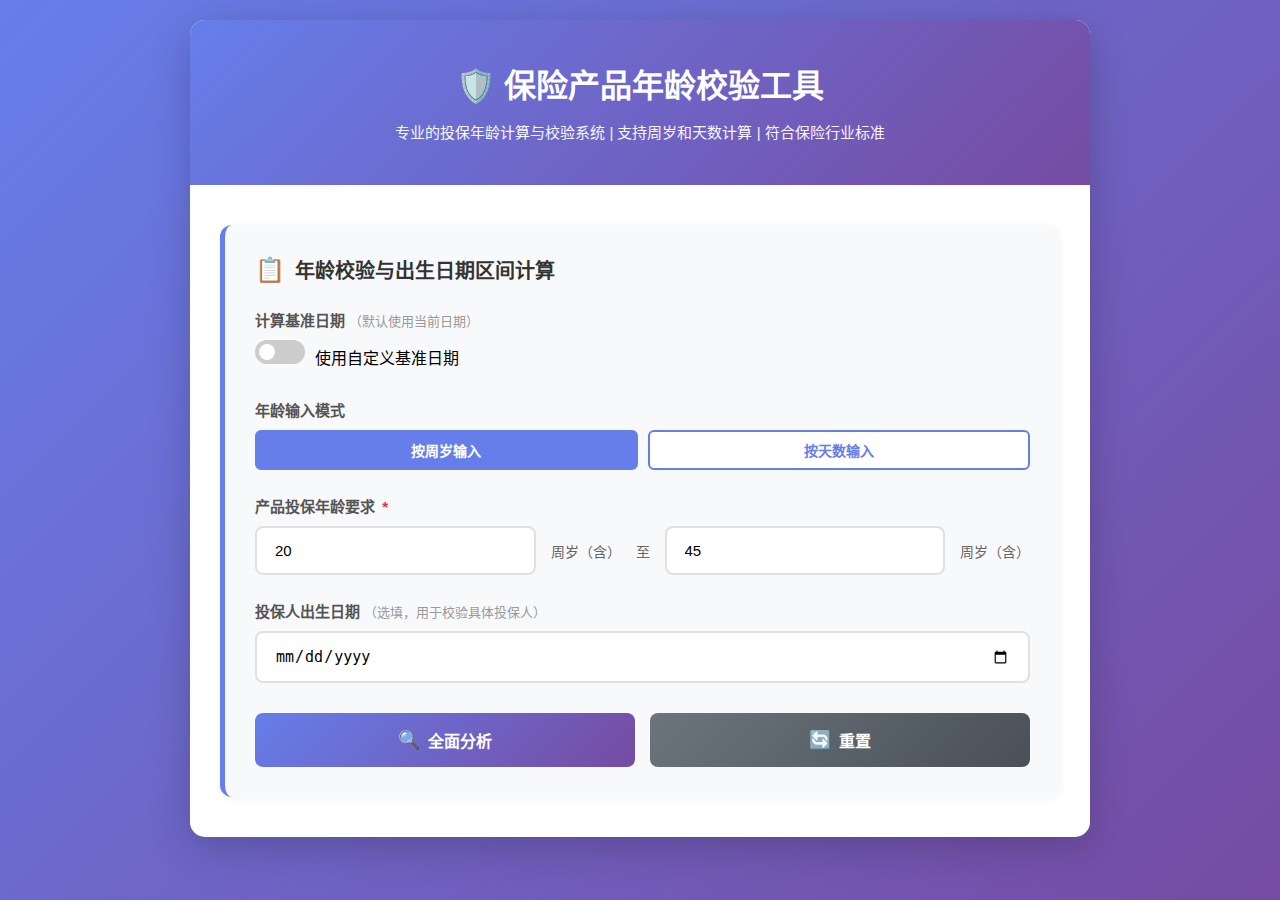
<file: tools/年龄校验2.0.html>
<!DOCTYPE html>
<html lang="zh-CN">
<head>
    <meta charset="UTF-8">
    <meta name="viewport" content="width=device-width, initial-scale=1.0">
    <title>保险产品年龄校验工具</title>
    <style>
        * {
            margin: 0;
            padding: 0;
            box-sizing: border-box;
        }

        body {
            font-family: 'Microsoft YaHei', Arial, sans-serif;
            background: linear-gradient(135deg, #667eea 0%, #764ba2 100%);
            padding: 20px;
            min-height: 100vh;
        }

        .container {
            max-width: 900px;
            margin: 0 auto;
            background: white;
            border-radius: 15px;
            box-shadow: 0 10px 40px rgba(0,0,0,0.2);
            overflow: hidden;
        }

        .header {
            background: linear-gradient(135deg, #667eea 0%, #764ba2 100%);
            color: white;
            padding: 40px 30px;
            text-align: center;
        }

        .header h1 {
            font-size: 32px;
            margin-bottom: 15px;
            font-weight: 600;
        }

        .header p {
            font-size: 15px;
            opacity: 0.95;
            line-height: 1.6;
        }

        .content {
            padding: 40px 30px;
        }

        .section {
            background: #f8f9fa;
            border-radius: 12px;
            padding: 30px;
            border-left: 5px solid #667eea;
            box-shadow: 0 2px 8px rgba(0,0,0,0.05);
        }

        .section-title {
            font-size: 20px;
            color: #333;
            margin-bottom: 25px;
            font-weight: bold;
            display: flex;
            align-items: center;
        }

        .section-title .icon {
            font-size: 24px;
            margin-right: 10px;
        }

        .input-group {
            margin-bottom: 25px;
        }

        .input-group label {
            display: block;
            margin-bottom: 10px;
            color: #555;
            font-weight: 600;
            font-size: 15px;
        }

        .input-group label .required {
            color: #dc3545;
            margin-left: 3px;
        }

        .mode-switcher {
            display: flex;
            gap: 10px;
            margin-bottom: 15px;
        }

        .mode-btn {
            padding: 8px 16px;
            border: 2px solid #667eea;
            background: white;
            color: #667eea;
            border-radius: 6px;
            cursor: pointer;
            font-size: 14px;
            font-weight: 600;
            transition: all 0.3s;
        }

        .mode-btn.active {
            background: #667eea;
            color: white;
        }

        .mode-btn:hover:not(.active) {
            background: rgba(102, 126, 234, 0.1);
        }

        .input-row {
            display: flex;
            gap: 15px;
            align-items: center;
            flex-wrap: wrap;
        }

        input[type="number"],
        input[type="date"] {
            flex: 1;
            min-width: 150px;
            padding: 14px 18px;
            border: 2px solid #e0e0e0;
            border-radius: 8px;
            font-size: 15px;
            transition: all 0.3s;
            background: white;
        }

        input:focus {
            outline: none;
            border-color: #667eea;
            box-shadow: 0 0 0 4px rgba(102, 126, 234, 0.1);
        }

        input:hover {
            border-color: #b8c5f2;
        }

        .unit-text {
            color: #666;
            font-size: 14px;
            white-space: nowrap;
            font-weight: 500;
        }

        .button-group {
            display: flex;
            gap: 15px;
            margin-top: 30px;
        }

        button {
            flex: 1;
            background: linear-gradient(135deg, #667eea 0%, #764ba2 100%);
            color: white;
            border: none;
            padding: 15px 30px;
            border-radius: 8px;
            font-size: 16px;
            cursor: pointer;
            transition: all 0.3s;
            font-weight: 600;
            display: flex;
            align-items: center;
            justify-content: center;
            gap: 8px;
        }

        button:hover {
            transform: translateY(-2px);
            box-shadow: 0 6px 20px rgba(102, 126, 234, 0.4);
        }

        button:active {
            transform: translateY(0);
        }

        button .btn-icon {
            font-size: 18px;
        }

        .result-box {
            margin-top: 30px;
            padding: 25px;
            border-radius: 10px;
            display: none;
            animation: slideIn 0.4s ease;
            box-shadow: 0 4px 12px rgba(0,0,0,0.1);
        }

        @keyframes slideIn {
            from {
                opacity: 0;
                transform: translateY(-15px);
            }
            to {
                opacity: 1;
                transform: translateY(0);
            }
        }

        .result-box.success {
            background: linear-gradient(135deg, #d4edda 0%, #c3e6cb 100%);
            border: 2px solid #28a745;
        }

        .result-box.error {
            background: linear-gradient(135deg, #f8d7da 0%, #f5c6cb 100%);
            border: 2px solid #dc3545;
        }

        .result-box.info {
            background: linear-gradient(135deg, #d1ecf1 0%, #bee5eb 100%);
            border: 2px solid #17a2b8;
        }

        .result-title {
            font-weight: bold;
            font-size: 18px;
            margin-bottom: 20px;
            display: flex;
            align-items: center;
            padding-bottom: 15px;
            border-bottom: 2px dashed rgba(0,0,0,0.1);
        }

        .result-title .status-icon {
            display: inline-flex;
            align-items: center;
            justify-content: center;
            width: 32px;
            height: 32px;
            border-radius: 50%;
            margin-right: 12px;
            font-size: 18px;
            font-weight: bold;
        }

        .result-box.success .status-icon {
            background: #28a745;
            color: white;
        }

        .result-box.error .status-icon {
            background: #dc3545;
            color: white;
        }

        .result-box.info .status-icon {
            background: #17a2b8;
            color: white;
        }

        .result-detail {
            line-height: 2;
        }

        .result-detail p {
            margin-bottom: 12px;
            font-size: 15px;
        }

        .result-detail strong {
            color: #333;
            display: inline-block;
            min-width: 140px;
        }

        .highlight {
            font-weight: bold;
            font-size: 16px;
            color: #667eea;
            padding: 2px 8px;
            background: rgba(102, 126, 234, 0.1);
            border-radius: 4px;
        }

        .result-box.success .highlight {
            color: #28a745;
            background: rgba(40, 167, 69, 0.1);
        }

        .result-box.error .highlight {
            color: #dc3545;
            background: rgba(220, 53, 69, 0.1);
        }

        .divider {
            margin: 20px 0;
            border: none;
            border-top: 2px dashed rgba(0,0,0,0.15);
        }

        .conclusion {
            margin-top: 20px;
            padding: 15px;
            border-radius: 8px;
            font-weight: 600;
            font-size: 16px;
        }

        .result-box.success .conclusion {
            background: rgba(40, 167, 69, 0.15);
            color: #155724;
            border-left: 4px solid #28a745;
        }

        .result-box.error .conclusion {
            background: rgba(220, 53, 69, 0.15);
            color: #721c24;
            border-left: 4px solid #dc3545;
        }

        .result-box.info .conclusion {
            background: rgba(23, 162, 184, 0.15);
            color: #0c5460;
            border-left: 4px solid #17a2b8;
        }

        .custom-date-toggle {
            display: flex;
            align-items: center;
            margin-bottom: 10px;
        }

        .toggle-switch {
            position: relative;
            display: inline-block;
            width: 50px;
            height: 24px;
            margin-right: 10px;
        }

        .toggle-switch input {
            opacity: 0;
            width: 0;
            height: 0;
        }

        .toggle-slider {
            position: absolute;
            cursor: pointer;
            top: 0;
            left: 0;
            right: 0;
            bottom: 0;
            background-color: #ccc;
            transition: .4s;
            border-radius: 24px;
        }

        .toggle-slider:before {
            position: absolute;
            content: "";
            height: 16px;
            width: 16px;
            left: 4px;
            bottom: 4px;
            background-color: white;
            transition: .4s;
            border-radius: 50%;
        }

        input:checked + .toggle-slider {
            background-color: #667eea;
        }

        input:checked + .toggle-slider:before {
            transform: translateX(26px);
        }

        .custom-date-container {
            display: none;
            margin-top: 10px;
            padding: 15px;
            background: #f1f3f5;
            border-radius: 8px;
            border-left: 4px solid #667eea;
        }

        .boundary-dates {
            background: white;
            padding: 20px;
            border-radius: 8px;
            margin: 20px 0;
            border: 2px solid #e0e0e0;
        }

        .boundary-item {
            display: flex;
            align-items: center;
            margin-bottom: 15px;
            padding: 15px;
            background: #f8f9fa;
            border-radius: 8px;
            border-left: 4px solid #667eea;
        }

        .boundary-item.min {
            border-left-color: #28a745;
        }

        .boundary-item.max {
            border-left-color: #dc3545;
        }

        .boundary-icon {
            font-size: 24px;
            margin-right: 15px;
            width: 40px;
            text-align: center;
        }

        .boundary-content {
            flex: 1;
        }

        .boundary-title {
            font-weight: bold;
            font-size: 16px;
            margin-bottom: 5px;
            color: #333;
        }

        .boundary-date {
            font-size: 18px;
            font-weight: bold;
            color: #667eea;
            margin: 5px 0;
        }

        .boundary-item.min .boundary-date {
            color: #28a745;
        }

        .boundary-item.max .boundary-date {
            color: #dc3545;
        }

        .boundary-desc {
            font-size: 14px;
            color: #666;
            line-height: 1.5;
        }

        .boundary-age-detail {
            font-size: 16px;
            font-weight: bold;
            margin: 8px 0;
            color: #333;
        }

        @media (max-width: 768px) {
            .container {
                margin: 10px;
            }

            .header {
                padding: 30px 20px;
            }

            .header h1 {
                font-size: 24px;
            }

            .content {
                padding: 25px 20px;
            }

            .section {
                padding: 20px;
            }

            .input-row {
                flex-direction: column;
                align-items: stretch;
            }

            input[type="number"],
            input[type="date"] {
                min-width: 100%;
            }

            .button-group {
                flex-direction: column;
            }

            .result-detail strong {
                min-width: auto;
                display: block;
                margin-bottom: 5px;
            }

            .boundary-item {
                flex-direction: column;
                align-items: flex-start;
            }

            .boundary-icon {
                margin-right: 0;
                margin-bottom: 10px;
            }
        }
    </style>
</head>
<body>
    <div class="container">
        <div class="header">
            <h1>🛡️ 保险产品年龄校验工具</h1>
            <p>专业的投保年龄计算与校验系统 | 支持周岁和天数计算 | 符合保险行业标准</p>
        </div>

        <div class="content">
            <div class="section">
                <div class="section-title">
                    <span class="icon">📋</span>
                    年龄校验与出生日期区间计算
                </div>
                
                <!-- 计算基准日期 -->
                <div class="input-group">
                    <label>
                        <span>计算基准日期</span>
                        <span style="color: #999; font-weight: normal; font-size: 13px;">（默认使用当前日期）</span>
                    </label>
                    <div class="custom-date-toggle">
                        <label class="toggle-switch">
                            <input type="checkbox" id="customDateToggle" onchange="toggleCustomDate()">
                            <span class="toggle-slider"></span>
                        </label>
                        <span>使用自定义基准日期</span>
                    </div>
                    <div class="custom-date-container" id="customDateContainer">
                        <input type="date" id="customDate" style="width: 100%;">
                        <div style="font-size: 13px; color: #666; margin-top: 8px;">
                            💡 设置一个特定日期作为年龄计算的基准，适用于历史或未来投保场景
                        </div>
                    </div>
                </div>
                
                <!-- 输入模式切换 -->
                <div class="input-group">
                    <label>
                        <span>年龄输入模式</span>
                    </label>
                    <div class="mode-switcher">
                        <button class="mode-btn active" onclick="switchMode('year')">按周岁输入</button>
                        <button class="mode-btn" onclick="switchMode('day')">按天数输入</button>
                    </div>
                </div>
                
                <!-- 产品年龄要求 -->
                <div class="input-group" id="yearModeInputs">
                    <label>
                        <span>产品投保年龄要求</span>
                        <span class="required">*</span>
                    </label>
                    <div class="input-row">
                        <input type="number" id="minAge" placeholder="最小年龄" value="20" min="0" max="150">
                        <span class="unit-text">周岁（含）</span>
                        <span class="unit-text">至</span>
                        <input type="number" id="maxAge" placeholder="最大年龄" value="45" min="0" max="150">
                        <span class="unit-text">周岁（含）</span>
                    </div>
                </div>

                <!-- 按天数输入模式 -->
                <div class="input-group" id="dayModeInputs" style="display: none;">
                    <label>
                        <span>产品投保年龄要求</span>
                        <span class="required">*</span>
                    </label>
                    <div class="input-row">
                        <input type="number" id="minAgeDays" placeholder="最小天数" value="7" min="0" max="36500">
                        <span class="unit-text">天（含）</span>
                        <span class="unit-text">至</span>
                        <input type="number" id="maxAgeDays" placeholder="最大年龄" value="70" min="0" max="150">
                        <span class="unit-text">周岁（含）</span>
                    </div>
                    <div style="font-size: 13px; color: #666; margin-top: 8px;">
                        💡 适用于新生儿保险等需要精确到天的场景，如"出生满7天至70周岁"
                    </div>
                </div>

                <!-- 投保人出生日期（可选） -->
                <div class="input-group">
                    <label>
                        <span>投保人出生日期</span>
                        <span style="color: #999; font-weight: normal; font-size: 13px;">（选填，用于校验具体投保人）</span>
                    </label>
                    <input type="date" id="birthDate" style="width: 100%;">
                </div>

                <!-- 操作按钮 -->
                <div class="button-group">
                    <button onclick="calculateAll()">
                        <span class="btn-icon">🔍</span>
                        <span>全面分析</span>
                    </button>
                    <button onclick="clearAll()" style="background: linear-gradient(135deg, #6c757d 0%, #495057 100%);">
                        <span class="btn-icon">🔄</span>
                        <span>重置</span>
                    </button>
                </div>

                <!-- 结果显示区 -->
                <div id="result" class="result-box"></div>
            </div>
        </div>
    </div>

    <script>
        let currentMode = 'year'; // 'year' 或 'day'

        /**
         * 页面加载时初始化自定义日期输入框
         */
        document.addEventListener('DOMContentLoaded', function() {
            // 设置自定义日期输入框的默认值为今天
            document.getElementById('customDate').value = formatDate(new Date());
            
            // 键盘事件监听 - Enter键提交
            const inputs = document.querySelectorAll('input');
            inputs.forEach(input => {
                input.addEventListener('keypress', function(e) {
                    if (e.key === 'Enter') {
                        calculateAll();
                    }
                });
            });
        });

        /**
         * 切换自定义基准日期显示/隐藏
         */
        function toggleCustomDate() {
            const toggle = document.getElementById('customDateToggle');
            const container = document.getElementById('customDateContainer');
            
            if (toggle.checked) {
                container.style.display = 'block';
            } else {
                container.style.display = 'none';
            }
        }

        /**
         * 获取计算基准日期
         */
        function getReferenceDate() {
            const toggle = document.getElementById('customDateToggle');
            
            if (toggle.checked) {
                const customDateValue = document.getElementById('customDate').value;
                if (customDateValue) {
                    return new Date(customDateValue);
                }
            }
            
            // 默认返回当前日期
            return new Date();
        }

        /**
         * 切换输入模式
         */
        function switchMode(mode) {
            currentMode = mode;
            
            // 更新按钮状态
            document.querySelectorAll('.mode-btn').forEach(btn => {
                btn.classList.remove('active');
            });
            event.target.classList.add('active');
            
            // 显示/隐藏对应的输入区域
            if (mode === 'year') {
                document.getElementById('yearModeInputs').style.display = 'block';
                document.getElementById('dayModeInputs').style.display = 'none';
            } else {
                document.getElementById('yearModeInputs').style.display = 'none';
                document.getElementById('dayModeInputs').style.display = 'block';
            }
            
            // 清空结果
            document.getElementById('result').style.display = 'none';
        }

        /**
         * 格式化日期为 YYYY-MM-DD
         */
        function formatDate(date) {
            const year = date.getFullYear();
            const month = String(date.getMonth() + 1).padStart(2, '0');
            const day = String(date.getDate()).padStart(2, '0');
            return `${year}-${month}-${day}`;
        }

        /**
         * 格式化日期为中文格式 YYYY年MM月DD日
         */
        function formatDateChinese(date) {
            const year = date.getFullYear();
            const month = String(date.getMonth() + 1).padStart(2, '0');
            const day = String(date.getDate()).padStart(2, '0');
            return `${year}年${month}月${day}日`;
        }

        /**
         * 计算周岁年龄（精确到天）
         * @param {Date} birthDate - 出生日期
         * @param {Date} targetDate - 目标日期（默认为今天）
         * @returns {number} 周岁年龄
         */
        function calculateAge(birthDate, targetDate = new Date()) {
            let age = targetDate.getFullYear() - birthDate.getFullYear();
            const monthDiff = targetDate.getMonth() - birthDate.getMonth();
            const dayDiff = targetDate.getDate() - birthDate.getDate();

            // 如果还没到生日，年龄减1
            if (monthDiff < 0 || (monthDiff === 0 && dayDiff < 0)) {
                age--;
            }

            return age;
        }

        /**
         * 计算详细年龄信息（周岁和剩余天数）
         * @param {Date} birthDate - 出生日期
         * @param {Date} targetDate - 目标日期（默认为今天）
         * @returns {Object} 包含周岁和剩余天数的对象
         */
        function calculateDetailedAge(birthDate, targetDate = new Date()) {
            const age = calculateAge(birthDate, targetDate);
            
            // 计算当前年龄的生日
            const birthdayThisYear = new Date(targetDate.getFullYear(), birthDate.getMonth(), birthDate.getDate());
            
            // 计算距离下一个生日的天数
            let days;
            if (birthdayThisYear > targetDate) {
                // 已经过了今年的生日
                const lastBirthday = new Date(targetDate.getFullYear() - 1, birthDate.getMonth(), birthDate.getDate());
                days = Math.floor((targetDate - lastBirthday) / (1000 * 60 * 60 * 24));
            } else {
                // 还没过今年的生日
                days = Math.floor((targetDate - birthdayThisYear) / (1000 * 60 * 60 * 24));
            }
            
            return {
                years: age,
                days: days
            };
        }

        /**
         * 计算天数年龄
         * @param {Date} birthDate - 出生日期
         * @param {Date} targetDate - 目标日期（默认为今天）
         * @returns {number} 天数年龄
         */
        function calculateAgeInDays(birthDate, targetDate = new Date()) {
            const diffTime = targetDate - birthDate;
            const diffDays = Math.floor(diffTime / (1000 * 60 * 60 * 24));
            return diffDays;
        }

        /**
         * 计算指定年龄对应的出生日期区间
         * @param {number} age - 年龄（周岁）
         * @param {Date} referenceDate - 参考日期（默认为今天）
         * @returns {Object} 包含最早和最晚出生日期
         */
        function calculateBirthDateRange(age, referenceDate = new Date()) {
            // 最早出生日期：参考日期往前推 age+1 年，再加1天
            const earliestBirth = new Date(referenceDate);
            earliestBirth.setFullYear(earliestBirth.getFullYear() - age - 1);
            earliestBirth.setDate(earliestBirth.getDate() + 1);

            // 最晚出生日期：参考日期往前推 age 年
            const latestBirth = new Date(referenceDate);
            latestBirth.setFullYear(latestBirth.getFullYear() - age);

            return {
                earliest: earliestBirth,
                latest: latestBirth
            };
        }

        /**
         * 计算指定天数对应的出生日期区间
         * @param {number} days - 天数
         * @param {Date} referenceDate - 参考日期（默认为今天）
         * @returns {Object} 包含最早和最晚出生日期
         */
        function calculateBirthDateRangeFromDays(days, referenceDate = new Date()) {
            // 最早出生日期：参考日期往前推 days 天
            const earliestBirth = new Date(referenceDate);
            earliestBirth.setDate(earliestBirth.getDate() - days);
            
            // 最晚出生日期：参考日期往前推 days 天（同一天）
            const latestBirth = new Date(earliestBirth);

            return {
                earliest: earliestBirth,
                latest: latestBirth
            };
        }

        /**
         * 计算边界日期
         * @param {number} minAge - 最小年龄
         * @param {number} maxAge - 最大年龄
         * @param {Date} referenceDate - 参考日期
         * @param {string} mode - 模式 ('year' 或 'day')
         * @returns {Object} 包含最小和最大边界日期
         */
        function calculateBoundaryDates(minAge, maxAge, referenceDate, mode = 'year') {
            let minBoundaryDate, maxBoundaryDate1, maxBoundaryDate2;
            
            if (mode === 'year') {
                // 周岁模式
                // 最小年龄边界：刚好满最小年龄的那一天
                minBoundaryDate = new Date(referenceDate);
                minBoundaryDate.setFullYear(minBoundaryDate.getFullYear() - minAge);
                
                // 最大年龄边界1（逻辑1）：刚好满最大年龄+1岁的前一天（即最大年龄364天）
                maxBoundaryDate1 = new Date(referenceDate);
                maxBoundaryDate1.setFullYear(maxBoundaryDate1.getFullYear() - maxAge - 1);
                maxBoundaryDate1.setDate(maxBoundaryDate1.getDate() + 1);
                
                // 最大年龄边界2（逻辑2）：刚好满最大年龄的那一天
                maxBoundaryDate2 = new Date(referenceDate);
                maxBoundaryDate2.setFullYear(maxBoundaryDate2.getFullYear() - maxAge);
            } else {
                // 天数模式
                // 最小年龄边界：刚好满最小天数的前一天
                minBoundaryDate = new Date(referenceDate);
                minBoundaryDate.setDate(minBoundaryDate.getDate() - minAge);
                
                // 最大年龄边界1（逻辑1）：刚好满最大年龄+1岁的前一天（即最大年龄364天）
                maxBoundaryDate1 = new Date(referenceDate);
                maxBoundaryDate1.setFullYear(maxBoundaryDate1.getFullYear() - maxAge - 1);
                maxBoundaryDate1.setDate(maxBoundaryDate1.getDate() + 1);
                
                // 最大年龄边界2（逻辑2）：刚好满最大年龄的那一天
                maxBoundaryDate2 = new Date(referenceDate);
                maxBoundaryDate2.setFullYear(maxBoundaryDate2.getFullYear() - maxAge);
            }
            
            return {
                minBoundaryDate,
                maxBoundaryDate1, // 逻辑1：最大年龄364天
                maxBoundaryDate2  // 逻辑2：最大年龄0天
            };
        }

        /**
         * 将年龄转换为天数（用于比较）
         * 参考"天数校验参考.html"中的逻辑
         */
        function convertToDays(value, unit, referenceDate) {
            if (unit === 'days') {
                return value;
            } else {
                // 周岁转换为天数（近似值：1年=365.25天）
                return value * 365.25;
            }
        }

        /**
         * 显示结果
         */
        function showResult(element, type, content) {
            element.className = `result-box ${type}`;
            element.innerHTML = content;
            element.style.display = 'block';
            element.scrollIntoView({ behavior: 'smooth', block: 'nearest' });
        }

        /**
         * 全面分析计算
         */
		   function calculateAll() {
			const birthDateInput = document.getElementById('birthDate').value;
			const resultDiv = document.getElementById('result');
			const referenceDate = getReferenceDate(); // 获取基准日期

			let minAge, maxAge, resultHTML, validBirthStart, validBirthEnd;

				if (currentMode === 'year') {
                // 周岁模式
                minAge = parseInt(document.getElementById('minAge').value);
                maxAge = parseInt(document.getElementById('maxAge').value);

                // 输入验证
                if (isNaN(minAge) || isNaN(maxAge)) {
                    showResult(resultDiv, 'error', `
                        <div class="result-title">
                            <span class="status-icon">❌</span>
                            输入错误
                        </div>
                        <div class="result-detail">
                            <p>请输入有效的年龄数值！</p>
                        </div>
                    `);
                    return;
                }

                if (minAge < 0 || maxAge < 0) {
                    showResult(resultDiv, 'error', `
                        <div class="result-title">
                            <span class="status-icon">❌</span>
                            输入错误
                        </div>
                        <div class="result-detail">
                            <p>年龄不能为负数！</p>
                        </div>
                    `);
                    return;
                }

                if (minAge > maxAge) {
                    showResult(resultDiv, 'error', `
                        <div class="result-title">
                            <span class="status-icon">❌</span>
                            输入错误
                        </div>
                        <div class="result-detail">
                            <p>最小年龄（${minAge}周岁）不能大于最大年龄（${maxAge}周岁）！</p>
                        </div>
                    `);
                    return;
                }

                // 计算出生日期区间
                const minAgeRange = calculateBirthDateRange(minAge, referenceDate);
                const maxAgeRange = calculateBirthDateRange(maxAge, referenceDate);

                // 符合条件的出生日期区间
                validBirthStart = maxAgeRange.earliest; // 最大年龄的最早出生日期
                validBirthEnd = minAgeRange.latest;     // 最小年龄的最晚出生日期

                // 计算边界日期
                const boundaryDates = calculateBoundaryDates(minAge, maxAge, referenceDate, 'year');

                resultHTML = `
                    <div class="result-title">
                        <span class="status-icon">📊</span>
                        分析结果（周岁模式）
                    </div>
                    <div class="result-detail">
                        <p><strong>计算基准日期：</strong><span class="highlight">${formatDate(referenceDate)}</span></p>
                        <p><strong>产品年龄要求：</strong><span class="highlight">${minAge}周岁（含）- ${maxAge}周岁（含）</span></p>
                        
                        <hr class="divider">
                        
                        <div class="boundary-dates">
                            <p style="font-size: 16px; font-weight: bold; color: #333; margin-bottom: 15px;">
                                🎯 关键边界日期
                            </p>
                            <div class="boundary-item min">
                                <div class="boundary-icon">🎂</div>
                                <div class="boundary-content">
                                    <div class="boundary-title">最小购买年龄</div>
                                    <div class="boundary-age-detail">周岁：${minAge}岁0天</div>
                                    <div class="boundary-date">出生日期：${formatDateChinese(boundaryDates.minBoundaryDate)}（或更早）</div>
                                    <div class="boundary-desc">
                                        在此日期或更早出生的人，在 ${formatDate(referenceDate)} 已满 ${minAge} 周岁，符合最小投保年龄要求。
                                    </div>
                                </div>
                            </div>
                            <div class="boundary-item max">
                                <div class="boundary-icon">🎯</div>
                                <div class="boundary-content">
                                    <div class="boundary-title">最大购买年龄</div>
                                    <div class="boundary-age-detail">周岁：${maxAge}岁364天</div>
                                    <div class="boundary-date">出生日期：${formatDateChinese(boundaryDates.maxBoundaryDate1)}（或更晚）</div>
                                    <div class="boundary-desc">
                                        在此日期或更晚出生的人，在 ${formatDate(referenceDate)} 未满 ${maxAge + 1} 周岁，符合最大投保年龄要求。
                                    </div>
                                </div>
                            </div>
                        </div>
                        
                        <hr class="divider">
                        
                        <div style="background: white; padding: 20px; border-radius: 8px; margin: 20px 0; border: 2px solid #e0e0e0;">
                            <p style="font-size: 16px; font-weight: bold; color: #333; margin-bottom: 15px;">
                                📅 符合投保条件的出生日期区间
                            </p>
                            <div style="background: #f8f9fa; padding: 15px; border-radius: 6px; border-left: 4px solid #667eea;">
                                <p style="font-size: 18px; font-weight: bold; color: #667eea; text-align: center; line-height: 1.8;">
                                    ${formatDate(validBirthStart)} 至 ${formatDate(validBirthEnd)}
                                </p>
                            </div>
                            <p style="margin-top: 15px; color: #666; font-size: 14px; line-height: 1.6;">
                                <strong>说明：</strong>出生日期在此区间内（含边界日期）的投保人，在 ${formatDate(referenceDate)} 这一天的年龄符合 ${minAge}-${maxAge} 周岁的投保要求。
                            </p>
                        </div>
                `;
            } else {
                // 天数模式 - 修复校验逻辑
                 const minAgeDays = parseInt(document.getElementById('minAgeDays').value);
				 const maxAgeYears = parseInt(document.getElementById('maxAgeDays').value);


				// 输入验证
				if (isNaN(minAgeDays) || isNaN(maxAgeYears)) {
					showResult(resultDiv, 'error', `
						<div class="result-title">
							<span class="status-icon">❌</span>
							输入错误
						</div>
						<div class="result-detail">
							<p>请输入有效的年龄数值！</p>
						</div>
					`);
					return;
				}


                if (minAgeDays < 0 || maxAgeYears < 0) {
					showResult(resultDiv, 'error', `
						<div class="result-title">
							<span class="status-icon">❌</span>
							输入错误
						</div>
						<div class="result-detail">
							<p>年龄不能为负数！</p>
						</div>
					`);
					return;
				}

                // 计算出生日期区间
                  const minAgeRange = calculateBirthDateRangeFromDays(minAgeDays, referenceDate);
				  const maxAgeRange = calculateBirthDateRange(maxAgeYears, referenceDate);


                // 符合条件的出生日期区间
                validBirthStart = maxAgeRange.earliest; // 最大年龄的最早出生日期
				validBirthEnd = minAgeRange.latest;     // 最小年龄的最晚出生日期

                // 计算边界日期
                const boundaryDates = calculateBoundaryDates(minAgeDays, maxAgeYears, referenceDate, 'day');

                resultHTML = `
            <div class="result-title">
                <span class="status-icon">📊</span>
                分析结果（天数模式）
            </div>
            <div class="result-detail">
                <p><strong>计算基准日期：</strong><span class="highlight">${formatDate(referenceDate)}</span></p>
                <p><strong>产品年龄要求：</strong><span class="highlight">${minAgeDays}天（含）- ${maxAgeYears}周岁（含）</span></p>
                
                <hr class="divider">
                
                <div class="boundary-dates">
                    <p style="font-size: 16px; font-weight: bold; color: #333; margin-bottom: 15px;">
                        🎯 关键边界日期
                    </p>
                    <div class="boundary-item min">
                        <div class="boundary-icon">🎂</div>
                        <div class="boundary-content">
                            <div class="boundary-title">最小购买年龄</div>
                            <div class="boundary-age-detail">天数：${minAgeDays}天</div>
                            <div class="boundary-date">出生日期：${formatDateChinese(boundaryDates.minBoundaryDate)}（或更早）</div>
                            <div class="boundary-desc">
                                在此日期或更早出生的人，在 ${formatDate(referenceDate)} 已满 ${minAgeDays} 天，符合最小投保年龄要求。
                            </div>
                        </div>
                    </div>
                    <div class="boundary-item max">
                        <div class="boundary-icon">🎯</div>
                        <div class="boundary-content">
                            <div class="boundary-title">最大购买年龄</div>
                            <div class="boundary-age-detail">周岁：${maxAgeYears}岁364天</div>
                            <div class="boundary-date">出生日期：${formatDateChinese(boundaryDates.maxBoundaryDate1)}（或更晚）</div>
                            <div class="boundary-desc">
                                在此日期或更晚出生的人，在 ${formatDate(referenceDate)} 未满 ${maxAgeYears + 1} 周岁，符合最大投保年龄要求。
                            </div>
                        </div>
                    </div>
                </div>
                
                <hr class="divider">
                
                <div style="background: white; padding: 20px; border-radius: 8px; margin: 20px 0; border: 2px solid #e0e0e0;">
                    <p style="font-size: 16px; font-weight: bold; color: #333; margin-bottom: 15px;">
                        📅 符合投保条件的出生日期区间
                    </p>
                    <div style="background: #f8f9fa; padding: 15px; border-radius: 6px; border-left: 4px solid #667eea;">
                        <p style="font-size: 18px; font-weight: bold; color: #667eea; text-align: center; line-height: 1.8;">
                            ${formatDate(validBirthStart)} 至 ${formatDate(validBirthEnd)}
                        </p>
                    </div>
                    <p style="margin-top: 15px; color: #666; font-size: 14px; line-height: 1.6;">
                        <strong>说明：</strong>出生日期在此区间内（含边界日期）的投保人，在 ${formatDate(referenceDate)} 这一天年龄满 ${minAgeDays} 天且不超过 ${maxAgeYears} 周岁。
                    </p>
                </div>
        `;
    }

             // 如果填写了投保人出生日期，进行校验
    if (birthDateInput) {
        const birthDate = new Date(birthDateInput);
        
        // 校验日期是否有效
        if (isNaN(birthDate.getTime())) {
            showResult(resultDiv, 'error', `
                <div class="result-title">
                    <span class="status-icon">❌</span>
                    输入错误
                </div>
                <div class="result-detail">
                    <p>投保人出生日期格式不正确！</p>
                </div>
            `);
            return;
        }

        // 检查出生日期是否在未来
        if (birthDate > referenceDate) {
            showResult(resultDiv, 'error', `
                <div class="result-title">
                    <span class="status-icon">❌</span>
                    输入错误
                </div>
                <div class="result-detail">
                    <p>投保人出生日期不能晚于计算基准日期！</p>
                </div>
            `);
            return;
        }


                let isValid, ageDisplay;
        
        if (currentMode === 'year') {
            // 周岁模式：使用详细年龄计算
            const detailedAge = calculateDetailedAge(birthDate, referenceDate);
            const currentAge = detailedAge.years;
            isValid = currentAge >= minAge && currentAge <= maxAge;
            ageDisplay = `${currentAge}周岁(${detailedAge.days}天)`;
        } else {
            // 天数模式：参照天数校验测试.html的逻辑
            const currentAgeDays = calculateAgeInDays(birthDate, referenceDate);
            const detailedAge = calculateDetailedAge(birthDate, referenceDate);
            const minAgeDays = parseInt(document.getElementById('minAgeDays').value);
            const maxAgeYears = parseInt(document.getElementById('maxAgeDays').value);
            
            // 将最大年龄转换为天数（关键修正：+1年），但使用不包含等于的判断
            // 参照天数校验测试.html中的逻辑：maxDays = (maxAge + 1) * 365.25
            const minDays = minAgeDays;
            const maxDays = (maxAgeYears + 1) * 365.25; // 50周岁含 = 未满51周岁
            
            // 关键修复：使用天数进行比较，遵循"天数校验测试.html"的逻辑
            // 注意：这里的maxDays是未满的值，所以使用<而不是<=
            isValid = currentAgeDays >= minDays && currentAgeDays < maxDays;
            ageDisplay = `${currentAgeDays}天（${detailedAge.years}周岁(${detailedAge.days}天)）`;
        }

        resultHTML += `
            <hr class="divider">
            
            <div style="background: ${isValid ? '#d4edda' : '#f8d7da'}; padding: 20px; border-radius: 8px; border: 2px solid ${isValid ? '#28a745' : '#dc3545'};">
                <p style="font-size: 16px; font-weight: bold; color: #333; margin-bottom: 15px;">
                    👤 投保年龄校验
                </p>
                <p><strong>投保人出生日期：</strong><span class="highlight">${formatDate(birthDate)}</span></p>
                <p><strong>在 ${formatDate(referenceDate)} 的年龄：</strong><span class="highlight">${ageDisplay}</span></p>
                <div class="conclusion" style="background: ${isValid ? 'rgba(40, 167, 69, 0.15)' : 'rgba(220, 53, 69, 0.15)'}; color: ${isValid ? '#155724' : '#721c24'}; border-left: 4px solid ${isValid ? '#28a745' : '#dc3545'};">
                    ${isValid ? 
                        `✅ 该投保人符合投保条件` : 
                        `❌ 该投保人不符合投保条件`
                    }
                </div>
            </div>
        `;
    }

    resultHTML += `</div>`;

    showResult(resultDiv, 'info', resultHTML);
}
        /**
         * 清空所有输入和结果
         */
        function clearAll() {
            document.getElementById('minAge').value = '';
            document.getElementById('maxAge').value = '';
            document.getElementById('minAgeDays').value = '';
            document.getElementById('maxAgeDays').value = '';
            document.getElementById('birthDate').value = '';
            document.getElementById('customDateToggle').checked = false;
            document.getElementById('customDateContainer').style.display = 'none';
            document.getElementById('result').style.display = 'none';
        }
    </script>
</body>
</html>
</file>
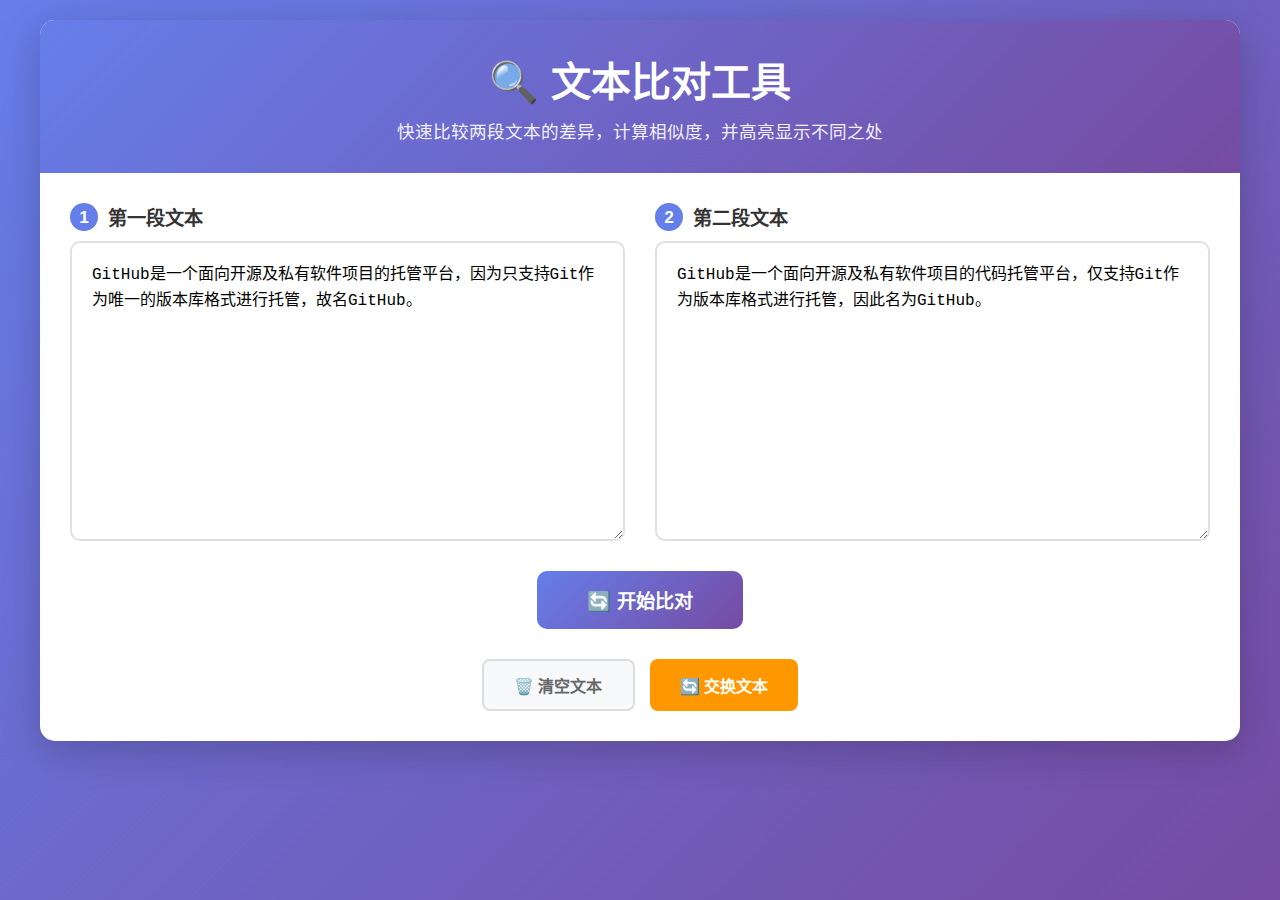
<file: tools/文本比对.html>
<!DOCTYPE html>
<html lang="zh-CN">
<head>
    <meta charset="UTF-8">
    <meta name="viewport" content="width=device-width, initial-scale=1.0">
    <title>文本比对工具</title>
    <style>
        * {
            margin: 0;
            padding: 0;
            box-sizing: border-box;
        }

        body {
            font-family: 'Microsoft YaHei', Arial, sans-serif;
            background: linear-gradient(135deg, #667eea 0%, #764ba2 100%);
            min-height: 100vh;
            padding: 20px;
        }

        .container {
            max-width: 1200px;
            margin: 0 auto;
            background: white;
            border-radius: 15px;
            box-shadow: 0 10px 40px rgba(0,0,0,0.2);
            overflow: hidden;
        }

        .header {
            background: linear-gradient(135deg, #667eea 0%, #764ba2 100%);
            color: white;
            padding: 30px;
            text-align: center;
        }

        .header h1 {
            font-size: 2.5em;
            margin-bottom: 10px;
            font-weight: 600;
        }

        .header p {
            font-size: 1.1em;
            opacity: 0.9;
        }

        .main-content {
            padding: 30px;
        }

        .text-input-area {
            display: grid;
            grid-template-columns: 1fr 1fr;
            gap: 30px;
            margin-bottom: 30px;
        }

        .text-box {
            display: flex;
            flex-direction: column;
        }

        .text-box label {
            font-size: 1.2em;
            font-weight: 600;
            color: #333;
            margin-bottom: 10px;
            display: flex;
            align-items: center;
        }

        .text-box label span {
            display: inline-flex;
            align-items: center;
            justify-content: center;
            width: 28px;
            height: 28px;
            background: #667eea;
            color: white;
            border-radius: 50%;
            margin-right: 10px;
            font-size: 0.9em;
        }

        .text-box textarea {
            flex: 1;
            padding: 20px;
            border: 2px solid #e0e0e0;
            border-radius: 10px;
            font-size: 16px;
            line-height: 1.6;
            resize: vertical;
            font-family: 'Courier New', monospace;
            transition: border-color 0.3s;
        }

        .text-box textarea:focus {
            outline: none;
            border-color: #667eea;
            box-shadow: 0 0 0 3px rgba(102, 126, 234, 0.1);
        }

        .button-area {
            text-align: center;
            margin-bottom: 30px;
        }

        .compare-btn {
            background: linear-gradient(135deg, #667eea 0%, #764ba2 100%);
            color: white;
            border: none;
            padding: 15px 50px;
            border-radius: 10px;
            font-size: 1.2em;
            font-weight: 600;
            cursor: pointer;
            transition: all 0.3s;
            display: inline-flex;
            align-items: center;
            gap: 10px;
        }

        .compare-btn:hover {
            transform: translateY(-3px);
            box-shadow: 0 10px 25px rgba(102, 126, 234, 0.4);
        }

        .compare-btn:active {
            transform: translateY(-1px);
        }

        .result-area {
            background: #f8f9fa;
            border-radius: 10px;
            padding: 25px;
            margin-bottom: 20px;
            border-left: 5px solid #667eea;
        }

        .similarity-result {
            text-align: center;
            margin-bottom: 20px;
        }

        .similarity-circle {
            position: relative;
            width: 150px;
            height: 150px;
            margin: 0 auto 20px;
        }

        .circle-bg {
            fill: none;
            stroke: #e0e0e0;
            stroke-width: 10;
        }

        .circle-progress {
            fill: none;
            stroke: #4CAF50;
            stroke-width: 10;
            stroke-linecap: round;
            transform: rotate(-90deg);
            transform-origin: 50% 50%;
            transition: stroke-dasharray 1s ease;
        }

        .similarity-percent {
            position: absolute;
            top: 50%;
            left: 50%;
            transform: translate(-50%, -50%);
            font-size: 2em;
            font-weight: bold;
            color: #333;
        }

        .similarity-percent span {
            font-size: 0.5em;
            color: #666;
        }

        .similarity-text {
            font-size: 1.3em;
            color: #333;
            font-weight: 600;
        }

        .highlighted-text-area {
            display: grid;
            grid-template-columns: 1fr 1fr;
            gap: 30px;
        }

        .highlighted-text {
            background: white;
            border-radius: 10px;
            padding: 20px;
            min-height: 200px;
            border: 2px solid #e0e0e0;
            line-height: 1.8;
            font-family: 'Courier New', monospace;
            font-size: 16px;
            white-space: pre-wrap;
            word-wrap: break-word;
        }

        .legend {
            display: flex;
            justify-content: center;
            gap: 30px;
            margin-top: 20px;
            padding: 15px;
            background: white;
            border-radius: 10px;
            border: 1px solid #e0e0e0;
        }

        .legend-item {
            display: flex;
            align-items: center;
            gap: 10px;
        }

        .legend-color {
            width: 20px;
            height: 20px;
            border-radius: 4px;
        }

        .legend-color.same {
            background: #4CAF50;
        }

        .legend-color.diff {
            background: #F44336;
        }

        .legend-text {
            color: #333;
            font-weight: 500;
        }

        .stats {
            display: grid;
            grid-template-columns: repeat(auto-fit, minmax(200px, 1fr));
            gap: 20px;
            margin-top: 30px;
        }

        .stat-card {
            background: white;
            padding: 20px;
            border-radius: 10px;
            text-align: center;
            box-shadow: 0 3px 10px rgba(0,0,0,0.08);
        }

        .stat-value {
            font-size: 2em;
            font-weight: bold;
            color: #667eea;
            margin-bottom: 5px;
        }

        .stat-label {
            color: #666;
            font-size: 0.9em;
        }

        .action-buttons {
            display: flex;
            justify-content: center;
            gap: 15px;
            margin-top: 30px;
        }

        .action-btn {
            padding: 12px 30px;
            border: none;
            border-radius: 8px;
            font-size: 1em;
            font-weight: 600;
            cursor: pointer;
            transition: all 0.3s;
        }

        .action-btn.clear {
            background: #f8f9fa;
            color: #666;
            border: 2px solid #ddd;
        }

        .action-btn.clear:hover {
            background: #e9ecef;
        }

        .action-btn.swap {
            background: #FF9800;
            color: white;
        }

        .action-btn.swap:hover {
            background: #F57C00;
        }

        @media (max-width: 768px) {
            .text-input-area,
            .highlighted-text-area {
                grid-template-columns: 1fr;
            }
            
            .header h1 {
                font-size: 2em;
            }
            
            .similarity-circle {
                width: 120px;
                height: 120px;
            }
        }
    </style>
</head>
<body>
    <div class="container">
        <div class="header">
            <h1>🔍 文本比对工具</h1>
            <p>快速比较两段文本的差异，计算相似度，并高亮显示不同之处</p>
        </div>

        <div class="main-content">
            <!-- 文本输入区域 -->
            <div class="text-input-area">
                <div class="text-box">
                    <label><span>1</span>第一段文本</label>
                    <textarea id="text1" rows="10" placeholder="请输入或粘贴第一段文本...">GitHub是一个面向开源及私有软件项目的托管平台，因为只支持Git作为唯一的版本库格式进行托管，故名GitHub。</textarea>
                </div>
                <div class="text-box">
                    <label><span>2</span>第二段文本</label>
                    <textarea id="text2" rows="10" placeholder="请输入或粘贴第二段文本...">GitHub是一个面向开源及私有软件项目的代码托管平台，仅支持Git作为版本库格式进行托管，因此名为GitHub。</textarea>
                </div>
            </div>

            <!-- 比对按钮 -->
            <div class="button-area">
                <button class="compare-btn" onclick="compareTexts()">
                    🔄 开始比对
                </button>
            </div>

            <!-- 结果展示区域 -->
            <div class="result-area" id="resultArea" style="display: none;">
                <div class="similarity-result">
                    <div class="similarity-circle">
                        <svg width="100%" height="100%" viewBox="0 0 42 42">
                            <circle class="circle-bg" cx="21" cy="21" r="15.9155"></circle>
                            <circle class="circle-progress" cx="21" cy="21" r="15.9155" id="progressCircle"></circle>
                        </svg>
                        <div class="similarity-percent" id="similarityPercent">0%</div>
                    </div>
                    <div class="similarity-text" id="similarityText">相似度</div>
                </div>

                <!-- 高亮文本展示 -->
                <div class="highlighted-text-area">
                    <div class="highlighted-text" id="highlightedText1"></div>
                    <div class="highlighted-text" id="highlightedText2"></div>
                </div>

                <!-- 图例 -->
                <div class="legend">
                    <div class="legend-item">
                        <div class="legend-color same"></div>
                        <div class="legend-text">相同内容</div>
                    </div>
                    <div class="legend-item">
                        <div class="legend-color diff"></div>
                        <div class="legend-text">不同内容</div>
                    </div>
                </div>

                <!-- 统计信息 -->
                <div class="stats">
                    <div class="stat-card">
                        <div class="stat-value" id="totalChars">0</div>
                        <div class="stat-label">总字符数</div>
                    </div>
                    <div class="stat-card">
                        <div class="stat-value" id="sameChars">0</div>
                        <div class="stat-label">相同字符数</div>
                    </div>
                    <div class="stat-card">
                        <div class="stat-value" id="diffChars">0</div>
                        <div class="stat-label">不同字符数</div>
                    </div>
                    <div class="stat-card">
                        <div class="stat-value" id="diffWords">0</div>
                        <div class="stat-label">差异词数</div>
                    </div>
                </div>
            </div>

            <!-- 操作按钮 -->
            <div class="action-buttons">
                <button class="action-btn clear" onclick="clearTexts()">
                    🗑️ 清空文本
                </button>
                <button class="action-btn swap" onclick="swapTexts()">
                    🔄 交换文本
                </button>
            </div>
        </div>
    </div>

    <script>
        /**
         * 计算两段文本的相似度
         * 使用基于编辑距离的相似度算法
         */
        function calculateSimilarity(text1, text2) {
            // 如果两段文本都为空，则相似度为100%
            if (!text1 && !text2) return 100;
            
            // 如果其中一段为空，则相似度为0%
            if (!text1 || !text2) return 0;
            
            // 计算编辑距离（Levenshtein距离）
            const m = text1.length;
            const n = text2.length;
            
            // 创建二维数组
            const dp = Array(m + 1).fill().map(() => Array(n + 1).fill(0));
            
            // 初始化边界条件
            for (let i = 0; i <= m; i++) dp[i][0] = i;
            for (let j = 0; j <= n; j++) dp[0][j] = j;
            
            // 动态规划计算编辑距离
            for (let i = 1; i <= m; i++) {
                for (let j = 1; j <= n; j++) {
                    const cost = text1[i - 1] === text2[j - 1] ? 0 : 1;
                    dp[i][j] = Math.min(
                        dp[i - 1][j] + 1,     // 删除
                        dp[i][j - 1] + 1,     // 插入
                        dp[i - 1][j - 1] + cost  // 替换或匹配
                    );
                }
            }
            
            const distance = dp[m][n];
            const maxLength = Math.max(m, n);
            
            // 计算相似度百分比
            const similarity = maxLength === 0 ? 100 : ((maxLength - distance) / maxLength) * 100;
            return Math.round(similarity * 100) / 100; // 保留两位小数
        }
        
        /**
         * 生成高亮显示的HTML
         * 使用基于字符的差异比较算法
         */
        function highlightDifferences(text1, text2) {
            const result1 = [];
            const result2 = [];
            
            let i = 0, j = 0;
            
            // 找出最长的公共子序列
            while (i < text1.length && j < text2.length) {
                if (text1[i] === text2[j]) {
                    // 相同字符，用绿色高亮
                    result1.push(`<span style="background-color: #4CAF50; color: white; padding: 0 2px; border-radius: 2px;">${escapeHtml(text1[i])}</span>`);
                    result2.push(`<span style="background-color: #4CAF50; color: white; padding: 0 2px; border-radius: 2px;">${escapeHtml(text2[j])}</span>`);
                    i++;
                    j++;
                } else {
                    // 查找连续的差异段
                    let diffStart1 = i;
                    let diffStart2 = j;
                    
                    // 向前扫描直到找到相同的字符或到达结尾
                    while ((i < text1.length && j < text2.length) && 
                           (text1[i] !== text2[j])) {
                        i++;
                        j++;
                    }
                    
                    // 添加差异部分（红色高亮）
                    const diff1 = text1.substring(diffStart1, i);
                    const diff2 = text2.substring(diffStart2, j);
                    
                    if (diff1) {
                        result1.push(`<span style="background-color: #F44336; color: white; padding: 0 2px; border-radius: 2px; font-weight: bold;">${escapeHtml(diff1)}</span>`);
                    }
                    if (diff2) {
                        result2.push(`<span style="background-color: #F44336; color: white; padding: 0 2px; border-radius: 2px; font-weight: bold;">${escapeHtml(diff2)}</span>`);
                    }
                }
            }
            
            // 处理剩余部分
            if (i < text1.length) {
                const remaining = text1.substring(i);
                result1.push(`<span style="background-color: #F44336; color: white; padding: 0 2px; border-radius: 2px; font-weight: bold;">${escapeHtml(remaining)}</span>`);
            }
            
            if (j < text2.length) {
                const remaining = text2.substring(j);
                result2.push(`<span style="background-color: #F44336; color: white; padding: 0 2px; border-radius: 2px; font-weight: bold;">${escapeHtml(remaining)}</span>`);
            }
            
            return {
                html1: result1.join(''),
                html2: result2.join('')
            };
        }
        
        /**
         * 计算统计信息
         */
        function calculateStatistics(text1, text2, highlighted1, highlighted2) {
            const totalChars = text1.length + text2.length;
            
            // 计算相同字符数（通过统计绿色高亮部分）
            const sameInText1 = (highlighted1.match(/style="[^"]*background-color: #4CAF50[^"]*"/g) || []).length;
            const sameInText2 = (highlighted2.match(/style="[^"]*background-color: #4CAF50[^"]*"/g) || []).length;
            const sameChars = Math.max(sameInText1, sameInText2);
            
            // 计算不同字符数
            const diffChars = totalChars - (sameChars * 2);
            
            // 计算差异词数（简单的空格分割）
            const words1 = text1.split(/\s+/).filter(w => w);
            const words2 = text2.split(/\s+/).filter(w => w);
            const diffWords = Math.abs(words1.length - words2.length);
            
            return {
                totalChars,
                sameChars,
                diffChars,
                diffWords
            };
        }
        
        /**
         * HTML特殊字符转义
         */
        function escapeHtml(text) {
            const div = document.createElement('div');
            div.textContent = text;
            return div.innerHTML;
        }
        
        /**
         * 更新圆形进度条
         */
        function updateProgressCircle(percent) {
            const circle = document.getElementById('progressCircle');
            const radius = 15.9155;
            const circumference = 2 * Math.PI * radius;
            const offset = circumference - (percent / 100) * circumference;
            
            circle.style.strokeDasharray = `${circumference} ${circumference}`;
            circle.style.strokeDashoffset = offset;
            
            // 根据相似度设置不同的颜色
            if (percent >= 80) {
                circle.style.stroke = '#4CAF50'; // 绿色
            } else if (percent >= 60) {
                circle.style.stroke = '#FFC107'; // 黄色
            } else if (percent >= 40) {
                circle.style.stroke = '#FF9800'; // 橙色
            } else {
                circle.style.stroke = '#F44336'; // 红色
            }
        }
        
        /**
         * 获取相似度描述
         */
        function getSimilarityDescription(percent) {
            if (percent >= 95) return '几乎完全相同';
            if (percent >= 80) return '非常相似';
            if (percent >= 60) return '比较相似';
            if (percent >= 40) return '有些相似';
            if (percent >= 20) return '差异较大';
            return '完全不同';
        }
        
        /**
         * 主比对函数
         */
        function compareTexts() {
            const text1 = document.getElementById('text1').value;
            const text2 = document.getElementById('text2').value;
            
            // 计算相似度
            const similarity = calculateSimilarity(text1, text2);
            
            // 生成高亮文本
            const highlighted = highlightDifferences(text1, text2);
            
            // 计算统计信息
            const stats = calculateStatistics(text1, text2, highlighted.html1, highlighted.html2);
            
            // 更新UI
            document.getElementById('similarityPercent').innerHTML = `${similarity}<span>%</span>`;
            document.getElementById('similarityText').textContent = getSimilarityDescription(similarity);
            document.getElementById('highlightedText1').innerHTML = highlighted.html1 || '<span style="color: #999;">无内容</span>';
            document.getElementById('highlightedText2').innerHTML = highlighted.html2 || '<span style="color: #999;">无内容</span>';
            
            // 更新统计信息
            document.getElementById('totalChars').textContent = stats.totalChars;
            document.getElementById('sameChars').textContent = stats.sameChars;
            document.getElementById('diffChars').textContent = Math.max(0, stats.diffChars);
            document.getElementById('diffWords').textContent = stats.diffWords;
            
            // 更新进度条
            updateProgressCircle(similarity);
            
            // 显示结果区域
            document.getElementById('resultArea').style.display = 'block';
            
            // 滚动到结果区域
            document.getElementById('resultArea').scrollIntoView({ 
                behavior: 'smooth', 
                block: 'start' 
            });
        }
        
        /**
         * 清空文本
         */
        function clearTexts() {
            if (confirm('确定要清空两段文本吗？')) {
                document.getElementById('text1').value = '';
                document.getElementById('text2').value = '';
                document.getElementById('resultArea').style.display = 'none';
            }
        }
        
        /**
         * 交换文本
         */
        function swapTexts() {
            const text1 = document.getElementById('text1');
            const text2 = document.getElementById('text2');
            const temp = text1.value;
            text1.value = text2.value;
            text2.value = temp;
        }
        
        /**
         * 页面加载时初始化
         */
        document.addEventListener('DOMContentLoaded', function() {
            // 为文本框添加键盘快捷键支持
            document.getElementById('text1').addEventListener('keydown', function(e) {
                if (e.ctrlKey && e.key === 'Enter') {
                    compareTexts();
                }
            });
            
            document.getElementById('text2').addEventListener('keydown', function(e) {
                if (e.ctrlKey && e.key === 'Enter') {
                    compareTexts();
                }
            });
            
            // 设置初始进度条
            updateProgressCircle(0);
        });
    </script>
</body>
</html>
</file>
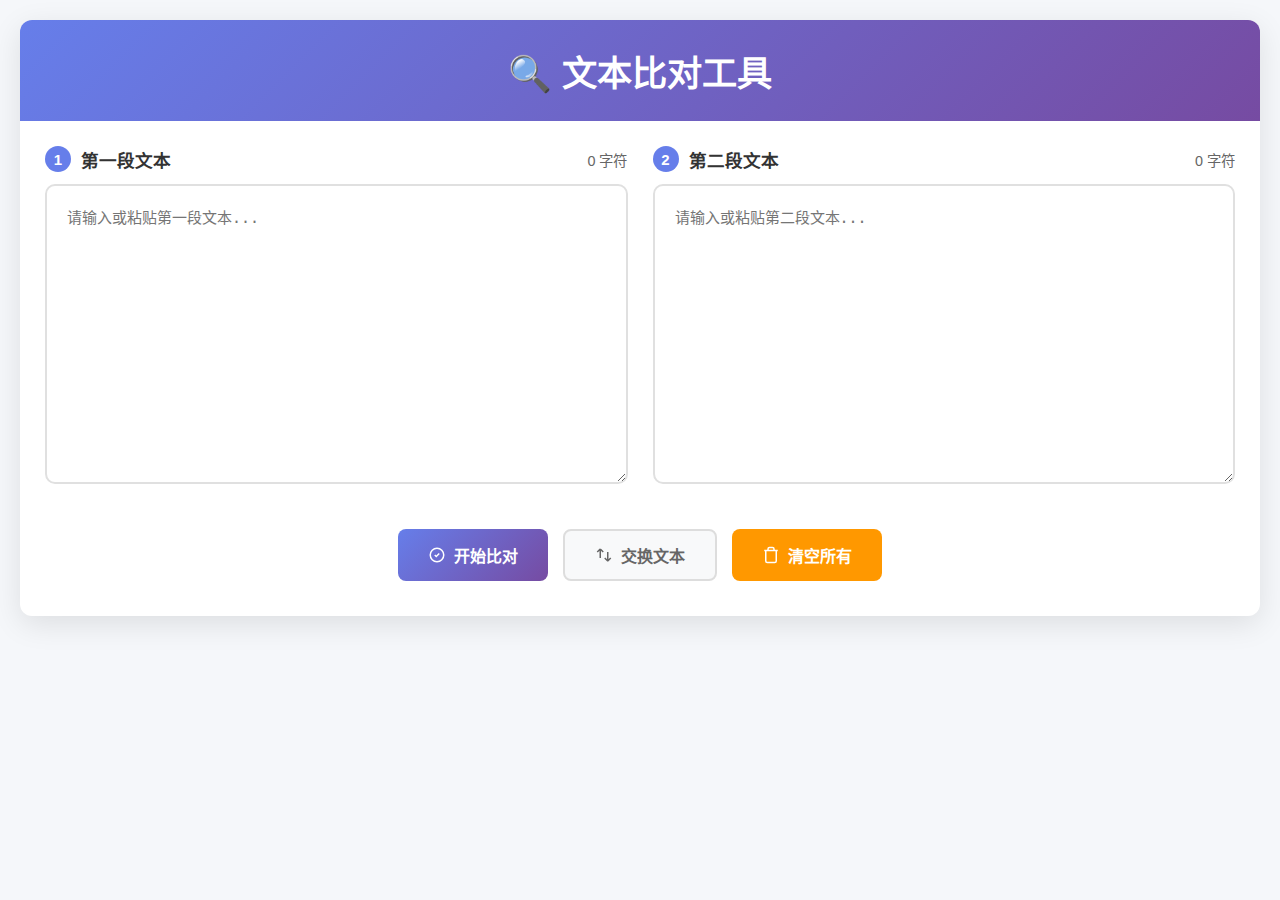
<file: tools/文本比对工具.html>
<!DOCTYPE html>
<html lang="zh-CN">
<head>
    <meta charset="UTF-8">
    <meta name="viewport" content="width=device-width, initial-scale=1.0">
    <title>文本比对工具</title>
    <style>
        * {
            margin: 0;
            padding: 0;
            box-sizing: border-box;
        }

        body {
            font-family: 'Microsoft YaHei', Arial, sans-serif;
            background: #f5f7fa;
            min-height: 100vh;
            padding: 20px;
        }

        .container {
            max-width: 1600px;
            margin: 0 auto;
            background: white;
            border-radius: 12px;
            box-shadow: 0 8px 30px rgba(0,0,0,0.1);
            overflow: hidden;
        }

        .header {
            background: linear-gradient(135deg, #667eea 0%, #764ba2 100%);
            color: white;
            padding: 25px 30px;
            text-align: center;
        }

        .header h1 {
            font-size: 2.2em;
            font-weight: 600;
        }

        .main-content {
            padding: 25px;
            display: flex;
            flex-direction: column;
            gap: 25px;
        }

        .input-section {
            display: grid;
            grid-template-columns: 1fr 1fr;
            gap: 25px;
            margin-bottom: 10px;
        }

        .text-box {
            display: flex;
            flex-direction: column;
            min-width: 0; /* 防止 flex 子元素溢出 */
        }

        .text-box-header {
            display: flex;
            justify-content: space-between;
            align-items: center;
            margin-bottom: 12px;
            flex-shrink: 0;
        }

        .text-box label {
            font-size: 1.1em;
            font-weight: 600;
            color: #333;
            display: flex;
            align-items: center;
            gap: 10px;
        }

        .text-box label span {
            display: inline-flex;
            align-items: center;
            justify-content: center;
            width: 26px;
            height: 26px;
            background: #667eea;
            color: white;
            border-radius: 50%;
            font-size: 0.85em;
            flex-shrink: 0;
        }

        .text-count {
            font-size: 0.9em;
            color: #666;
            white-space: nowrap;
        }

        .text-box textarea {
            width: 100%;
            min-height: 300px;
            max-height: 500px;
            padding: 20px;
            border: 2px solid #e0e0e0;
            border-radius: 10px;
            font-size: 15px;
            line-height: 1.6;
            resize: vertical;
            font-family: 'Consolas', 'Monaco', monospace;
            transition: border-color 0.3s;
            overflow-y: auto;
        }

        .text-box textarea:focus {
            outline: none;
            border-color: #667eea;
            box-shadow: 0 0 0 3px rgba(102, 126, 234, 0.1);
        }

        .control-section {
            display: flex;
            justify-content: center;
            gap: 15px;
            margin: 10px 0;
            flex-wrap: wrap;
        }

        .control-btn {
            padding: 12px 30px;
            border: none;
            border-radius: 8px;
            font-size: 1em;
            font-weight: 600;
            cursor: pointer;
            transition: all 0.3s;
            display: flex;
            align-items: center;
            gap: 8px;
            white-space: nowrap;
        }

        .control-btn.primary {
            background: linear-gradient(135deg, #667eea 0%, #764ba2 100%);
            color: white;
        }

        .control-btn.primary:hover {
            transform: translateY(-2px);
            box-shadow: 0 5px 20px rgba(102, 126, 234, 0.3);
        }

        .control-btn.secondary {
            background: #f8f9fa;
            color: #666;
            border: 2px solid #ddd;
        }

        .control-btn.secondary:hover {
            background: #e9ecef;
        }

        .control-btn.warning {
            background: #FF9800;
            color: white;
        }

        .control-btn.warning:hover {
            background: #F57C00;
        }

        .result-section {
            display: none;
            background: #f8f9fa;
            border-radius: 10px;
            padding: 25px;
            border: 1px solid #e0e0e0;
        }

        .result-section.active {
            display: block;
            animation: fadeIn 0.5s ease;
        }

        @keyframes fadeIn {
            from { opacity: 0; transform: translateY(-10px); }
            to { opacity: 1; transform: translateY(0); }
        }

        .summary-bar {
            display: flex;
            justify-content: space-between;
            align-items: center;
            background: white;
            padding: 20px;
            border-radius: 10px;
            margin-bottom: 25px;
            box-shadow: 0 3px 15px rgba(0,0,0,0.05);
            gap: 20px;
            flex-wrap: wrap;
        }

        .similarity-display {
            display: flex;
            align-items: center;
            gap: 20px;
            flex-shrink: 0;
        }

        .similarity-circle {
            position: relative;
            width: 80px;
            height: 80px;
            flex-shrink: 0;
        }

        .circle-bg {
            fill: none;
            stroke: #e0e0e0;
            stroke-width: 8;
        }

        .circle-progress {
            fill: none;
            stroke: #4CAF50;
            stroke-width: 8;
            stroke-linecap: round;
            transform: rotate(-90deg);
            transform-origin: 50% 50%;
            transition: stroke-dasharray 1s ease;
        }

        .similarity-percent {
            position: absolute;
            top: 50%;
            left: 50%;
            transform: translate(-50%, -50%);
            font-size: 1.5em;
            font-weight: bold;
            color: #333;
            text-align: center;
            line-height: 1.2;
        }

        .similarity-percent span {
            display: block;
            font-size: 0.4em;
            color: #666;
            font-weight: normal;
            margin-top: 2px;
        }

        .similarity-info {
            display: flex;
            flex-direction: column;
            gap: 5px;
        }

        .similarity-value {
            font-size: 2em;
            font-weight: bold;
            color: #333;
        }

        .similarity-label {
            font-size: 1.1em;
            color: #666;
            font-weight: 500;
        }

        .stats-grid {
            display: grid;
            grid-template-columns: repeat(4, 1fr);
            gap: 15px;
            flex: 1;
            min-width: 0;
        }

        .stat-item {
            background: #f8f9fa;
            padding: 15px;
            border-radius: 8px;
            text-align: center;
            border: 1px solid #e0e0e0;
            min-width: 0;
        }

        .stat-value {
            font-size: 1.5em;
            font-weight: bold;
            color: #667eea;
            margin-bottom: 5px;
            word-break: break-all;
        }

        .stat-label {
            font-size: 0.85em;
            color: #666;
            white-space: nowrap;
        }

        .highlight-section {
            margin-top: 20px;
        }

        .highlight-header {
            display: flex;
            justify-content: space-between;
            align-items: center;
            margin-bottom: 15px;
            flex-wrap: wrap;
            gap: 15px;
        }

        .highlight-header h3 {
            font-size: 1.2em;
            color: #333;
            font-weight: 600;
        }

        .legend {
            display: flex;
            gap: 20px;
            flex-wrap: wrap;
        }

        .legend-item {
            display: flex;
            align-items: center;
            gap: 8px;
            font-size: 0.9em;
            color: #666;
            white-space: nowrap;
        }

        .legend-color {
            width: 16px;
            height: 16px;
            border-radius: 3px;
            flex-shrink: 0;
        }

        .legend-color.same {
            background: #4CAF50;
        }

        .legend-color.diff {
            background: #F44336;
        }

        .text-display-area {
            display: grid;
            grid-template-columns: 1fr 1fr;
            gap: 25px;
            min-height: 400px;
        }

        .text-display-container {
            display: flex;
            flex-direction: column;
            min-width: 0;
            background: white;
            border-radius: 10px;
            border: 2px solid #e0e0e0;
            overflow: hidden;
        }

        .text-display-header {
            display: flex;
            justify-content: space-between;
            align-items: center;
            padding: 15px 20px;
            border-bottom: 1px solid #eee;
            background: #fafafa;
            flex-shrink: 0;
        }

        .text-display-title {
            font-size: 1.1em;
            font-weight: 600;
            color: #333;
        }

        .text-display-count {
            font-size: 0.9em;
            color: #666;
            background: #fff;
            padding: 4px 12px;
            border-radius: 20px;
            white-space: nowrap;
        }

        .text-display {
            padding: 20px;
            font-family: 'Consolas', 'Monaco', monospace;
            font-size: 14px;
            line-height: 1.8;
            white-space: pre-wrap;
            word-wrap: break-word;
            overflow-y: auto;
            overflow-x: auto;
            flex: 1;
            min-height: 0;
        }

        .text-display::-webkit-scrollbar {
            width: 8px;
            height: 8px;
        }

        .text-display::-webkit-scrollbar-track {
            background: #f1f1f1;
            border-radius: 4px;
        }

        .text-display::-webkit-scrollbar-thumb {
            background: #c1c1c1;
            border-radius: 4px;
        }

        .text-display::-webkit-scrollbar-thumb:hover {
            background: #a8a8a8;
        }

        .empty-state {
            color: #999;
            text-align: center;
            padding: 60px 20px;
            font-style: italic;
        }

        .diff-same {
            background-color: rgba(76, 175, 80, 0.15);
            color: #2e7d32;
            padding: 1px 0;
            border-radius: 2px;
        }

        .diff-different {
            background-color: rgba(244, 67, 54, 0.15);
            color: #c62828;
            padding: 1px 0;
            border-radius: 2px;
            font-weight: bold;
        }

        /* 响应式设计 */
        @media (max-width: 1200px) {
            .container {
                max-width: 95%;
            }
            
            .stats-grid {
                grid-template-columns: repeat(2, 1fr);
            }
        }

        @media (max-width: 768px) {
            .input-section,
            .text-display-area {
                grid-template-columns: 1fr;
            }
            
            .summary-bar {
                flex-direction: column;
                align-items: stretch;
            }
            
            .similarity-display {
                justify-content: center;
            }
            
            .stats-grid {
                grid-template-columns: repeat(2, 1fr);
            }
            
            .control-section {
                flex-direction: column;
            }
            
            .control-btn {
                width: 100%;
                justify-content: center;
            }
        }

        @media (max-width: 480px) {
            body {
                padding: 10px;
            }
            
            .main-content {
                padding: 15px;
            }
            
            .header h1 {
                font-size: 1.6em;
            }
            
            .stats-grid {
                grid-template-columns: 1fr;
            }
            
            .text-box textarea {
                min-height: 200px;
            }
        }
    </style>
</head>
<body>
    <div class="container">
        <div class="header">
            <h1>🔍 文本比对工具</h1>
        </div>

        <div class="main-content">
            <!-- 文本输入区域 -->
            <div class="input-section">
                <div class="text-box">
                    <div class="text-box-header">
                        <label><span>1</span>第一段文本</label>
                        <div class="text-count" id="text1-count">0 字符</div>
                    </div>
                    <textarea id="text1" placeholder="请输入或粘贴第一段文本..."></textarea>
                </div>
                <div class="text-box">
                    <div class="text-box-header">
                        <label><span>2</span>第二段文本</label>
                        <div class="text-count" id="text2-count">0 字符</div>
                    </div>
                    <textarea id="text2" placeholder="请输入或粘贴第二段文本..."></textarea>
                </div>
            </div>

            <!-- 控制按钮 -->
            <div class="control-section">
                <button class="control-btn primary" onclick="compareTexts()">
                    <svg width="18" height="18" viewBox="0 0 24 24" fill="none" stroke="currentColor" stroke-width="2">
                        <path d="M21 12a9 9 0 11-18 0 9 9 0 0118 0z"/>
                        <path d="M9 12l2 2 4-4"/>
                    </svg>
                    开始比对
                </button>
                <button class="control-btn secondary" onclick="swapTexts()">
                    <svg width="18" height="18" viewBox="0 0 24 24" fill="none" stroke="currentColor" stroke-width="2">
                        <path d="M7 16V4M7 4L3 8M7 4l4 4M17 8v12m0 0l4-4m-4 4l-4-4"/>
                    </svg>
                    交换文本
                </button>
                <button class="control-btn warning" onclick="clearAll()">
                    <svg width="18" height="18" viewBox="0 0 24 24" fill="none" stroke="currentColor" stroke-width="2">
                        <path d="M3 6h18M19 6v14a2 2 0 01-2 2H7a2 2 0 01-2-2V6m3 0V4a2 2 0 012-2h4a2 2 0 012 2v2"/>
                    </svg>
                    清空所有
                </button>
            </div>

            <!-- 结果显示区域 -->
            <div class="result-section" id="result-section">
                <!-- 统计摘要栏 -->
                <div class="summary-bar">
                    <div class="similarity-display">
                        <div class="similarity-circle">
                            <svg width="100" height="100">
                                <circle class="circle-bg" cx="50" cy="50" r="40"/>
                                <circle class="circle-progress" id="progress-circle" cx="50" cy="50" r="40" 
                                        stroke-dasharray="0 251.2" stroke-dashoffset="0"/>
                            </svg>
                            <div class="similarity-percent">
                                <div id="similarity-text">0%</div>
                            </div>
                        </div>
                        <div class="similarity-info">
                            <div class="similarity-label">相似度</div>
                        </div>
                    </div>

                    <div class="stats-grid">
                        <div class="stat-item">
                            <div class="stat-value" id="stat-same">0</div>
                            <div class="stat-label">相同字符</div>
                        </div>
                        <div class="stat-item">
                            <div class="stat-value" id="stat-diff">0</div>
                            <div class="stat-label">不同字符</div>
                        </div>
                        <div class="stat-item">
                            <div class="stat-value" id="stat-total1">0</div>
                            <div class="stat-label">文本1总数</div>
                        </div>
                        <div class="stat-item">
                            <div class="stat-value" id="stat-total2">0</div>
                            <div class="stat-label">文本2总数</div>
                        </div>
                    </div>
                </div>

                <!-- 高亮显示区域 -->
                <div class="highlight-section">
                    <div class="highlight-header">
                        <h3>📊 对比结果</h3>
                        <div class="legend">
                            <div class="legend-item">
                                <div class="legend-color same"></div>
                                <span>相同部分</span>
                            </div>
                            <div class="legend-item">
                                <div class="legend-color diff"></div>
                                <span>不同部分</span>
                            </div>
                        </div>
                    </div>

                    <div class="text-display-area">
                        <div class="text-display-container">
                            <div class="text-display-header">
                                <div class="text-display-title">文本 1</div>
                                <div class="text-display-count" id="display1-count">0 字符</div>
                            </div>
                            <div class="text-display" id="text1-display">
                                <div class="empty-state">等待比对...</div>
                            </div>
                        </div>

                        <div class="text-display-container">
                            <div class="text-display-header">
                                <div class="text-display-title">文本 2</div>
                                <div class="text-display-count" id="display2-count">0 字符</div>
                            </div>
                            <div class="text-display" id="text2-display">
                                <div class="empty-state">等待比对...</div>
                            </div>
                        </div>
                    </div>
                </div>
            </div>
        </div>
    </div>

    <script>
        // 实时字符计数
        document.getElementById('text1').addEventListener('input', function() {
            updateCharCount('text1', 'text1-count');
        });

        document.getElementById('text2').addEventListener('input', function() {
            updateCharCount('text2', 'text2-count');
        });

        function updateCharCount(textId, countId) {
            const text = document.getElementById(textId).value;
            const count = text.length;
            document.getElementById(countId).textContent = `${count.toLocaleString()} 字符`;
        }

        // 交换文本
        function swapTexts() {
            const text1 = document.getElementById('text1');
            const text2 = document.getElementById('text2');
            const temp = text1.value;
            text1.value = text2.value;
            text2.value = temp;
            updateCharCount('text1', 'text1-count');
            updateCharCount('text2', 'text2-count');
        }

        // 清空所有
        function clearAll() {
            if (confirm('确定要清空所有文本和结果吗？')) {
                document.getElementById('text1').value = '';
                document.getElementById('text2').value = '';
                document.getElementById('result-section').classList.remove('active');
                updateCharCount('text1', 'text1-count');
                updateCharCount('text2', 'text2-count');
            }
        }

        // 比对文本
        function compareTexts() {
            const text1 = document.getElementById('text1').value;
            const text2 = document.getElementById('text2').value;

            if (!text1 || !text2) {
                alert('请输入两段文本后再进行比对！');
                return;
            }

            // 使用最长公共子序列算法进行比对
            const result = lcsCompare(text1, text2);
            
            // 显示结果
            displayResults(result, text1, text2);
        }

        // LCS算法实现
        function lcsCompare(text1, text2) {
            const m = text1.length;
            const n = text2.length;
            const dp = Array(m + 1).fill(null).map(() => Array(n + 1).fill(0));

            // 构建DP表
            for (let i = 1; i <= m; i++) {
                for (let j = 1; j <= n; j++) {
                    if (text1[i - 1] === text2[j - 1]) {
                        dp[i][j] = dp[i - 1][j - 1] + 1;
                    } else {
                        dp[i][j] = Math.max(dp[i - 1][j], dp[i][j - 1]);
                    }
                }
            }

            // 回溯构建结果
            const result1 = [];
            const result2 = [];
            let i = m, j = n;

            while (i > 0 && j > 0) {
                if (text1[i - 1] === text2[j - 1]) {
                    result1.unshift({ char: text1[i - 1], type: 'same' });
                    result2.unshift({ char: text2[j - 1], type: 'same' });
                    i--;
                    j--;
                } else if (dp[i - 1][j] > dp[i][j - 1]) {
                    result1.unshift({ char: text1[i - 1], type: 'diff' });
                    i--;
                } else {
                    result2.unshift({ char: text2[j - 1], type: 'diff' });
                    j--;
                }
            }

            while (i > 0) {
                result1.unshift({ char: text1[i - 1], type: 'diff' });
                i--;
            }

            while (j > 0) {
                result2.unshift({ char: text2[j - 1], type: 'diff' });
                j--;
            }

            return { result1, result2, lcsLength: dp[m][n] };
        }

        // 显示结果
        function displayResults(result, text1, text2) {
            const { result1, result2, lcsLength } = result;

            // 计算统计数据
            const sameCount = lcsLength;
            const total1 = text1.length;
            const total2 = text2.length;
            const diffCount = total1 + total2 - 2 * sameCount;
            const similarity = Math.round((2 * sameCount / (total1 + total2)) * 100);

            // 更新统计数据
            document.getElementById('stat-same').textContent = sameCount.toLocaleString();
            document.getElementById('stat-diff').textContent = diffCount.toLocaleString();
            document.getElementById('stat-total1').textContent = total1.toLocaleString();
            document.getElementById('stat-total2').textContent = total2.toLocaleString();
            document.getElementById('similarity-text').textContent = similarity + '%';

            // 更新进度圈
            const circumference = 2 * Math.PI * 40;
            const progress = (similarity / 100) * circumference;
            const progressCircle = document.getElementById('progress-circle');
            progressCircle.style.strokeDasharray = `${progress} ${circumference}`;
            
            // 根据相似度改变颜色
            if (similarity >= 80) {
                progressCircle.style.stroke = '#4CAF50';
            } else if (similarity >= 50) {
                progressCircle.style.stroke = '#FF9800';
            } else {
                progressCircle.style.stroke = '#F44336';
            }

            // 渲染高亮文本
            renderHighlightedText('text1-display', result1, 'display1-count', total1);
            renderHighlightedText('text2-display', result2, 'display2-count', total2);

            // 显示结果区域
            document.getElementById('result-section').classList.add('active');
            
            // 平滑滚动到结果区域
            setTimeout(() => {
                document.getElementById('result-section').scrollIntoView({ 
                    behavior: 'smooth', 
                    block: 'start' 
                });
            }, 100);
        }

        // 渲染高亮文本
        function renderHighlightedText(elementId, result, countId, total) {
            const container = document.getElementById(elementId);
            let html = '';

            for (const item of result) {
                const escapedChar = escapeHtml(item.char);
                if (item.type === 'same') {
                    html += `<span class="diff-same">${escapedChar}</span>`;
                } else {
                    html += `<span class="diff-different">${escapedChar}</span>`;
                }
            }

            container.innerHTML = html || '<div class="empty-state">无内容</div>';
            document.getElementById(countId).textContent = `${total.toLocaleString()} 字符`;
        }

        // HTML转义
        function escapeHtml(text) {
            const map = {
                '&': '&amp;',
                '<': '&lt;',
                '>': '&gt;',
                '"': '&quot;',
                "'": '&#039;',
                '\n': '<br>',
                ' ': '&nbsp;'
            };
            return text.replace(/[&<>"'\n ]/g, m => map[m]);
        }
    </script>
</body>
</html>
</file>
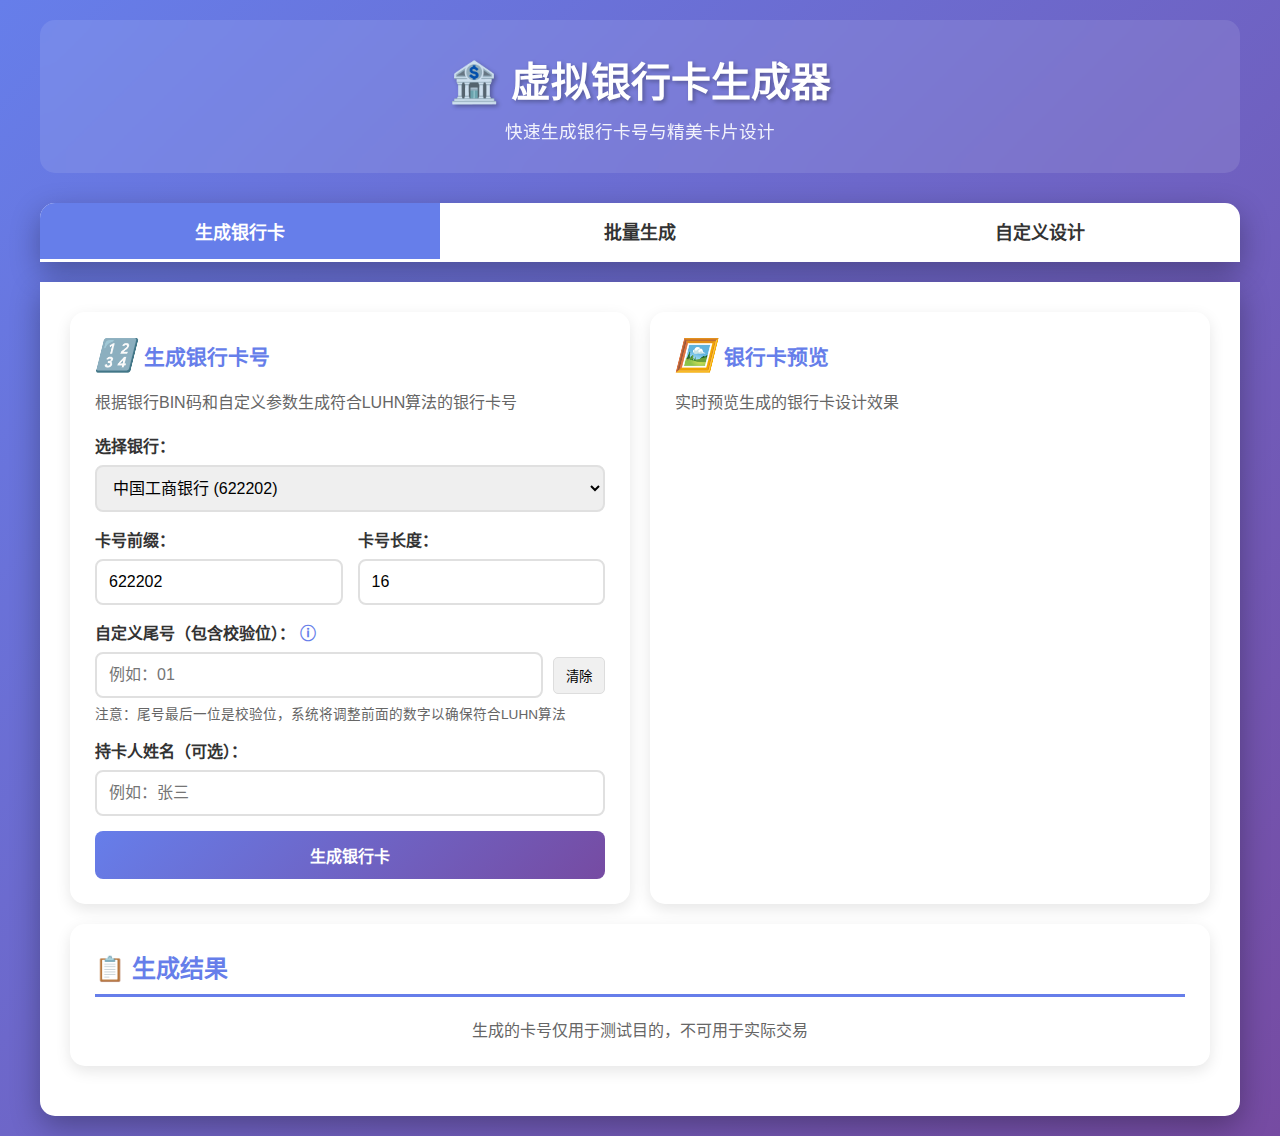
<file: tools/虚拟银行卡生成.html>
<!DOCTYPE html>
<html lang="zh-CN">
<head>
    <meta charset="UTF-8">
    <meta name="viewport" content="width=device-width, initial-scale=1.0">
    <title>银行卡工具 - 虚拟卡生成器</title>
    <style>
        * {
            margin: 0;
            padding: 0;
            box-sizing: border-box;
        }

        body {
            font-family: 'Segoe UI', Tahoma, Geneva, Verdana, sans-serif;
            background: linear-gradient(135deg, #667eea 0%, #764ba2 100%);
            min-height: 100vh;
            padding: 20px;
            color: #333;
        }

        .container {
            max-width: 1200px;
            margin: 0 auto;
        }

        .header {
            text-align: center;
            color: white;
            margin-bottom: 30px;
            padding: 30px;
            background: rgba(255, 255, 255, 0.1);
            border-radius: 15px;
            backdrop-filter: blur(10px);
        }

        .header h1 {
            font-size: 2.5em;
            margin-bottom: 10px;
            text-shadow: 2px 2px 4px rgba(0,0,0,0.3);
        }

        .header p {
            font-size: 1.1em;
            opacity: 0.9;
        }

        .tabs {
            display: flex;
            margin-bottom: 20px;
            background: white;
            border-radius: 15px 15px 0 0;
            overflow: hidden;
            box-shadow: 0 10px 30px rgba(0,0,0,0.3);
        }

        .tab {
            flex: 1;
            padding: 15px 20px;
            text-align: center;
            font-size: 18px;
            font-weight: 600;
            cursor: pointer;
            transition: all 0.3s;
            border-bottom: 3px solid transparent;
        }

        .tab.active {
            background: #667eea;
            color: white;
            border-bottom: 3px solid #fff;
        }

        .tab-content {
            display: none;
            background: white;
            border-radius: 0 0 15px 15px;
            padding: 30px;
            box-shadow: 0 10px 30px rgba(0,0,0,0.3);
        }

        .tab-content.active {
            display: block;
        }

        .card {
            background: white;
            border-radius: 15px;
            padding: 25px;
            box-shadow: 0 5px 15px rgba(0,0,0,0.1);
            margin-bottom: 20px;
        }

        .card h2 {
            color: #667eea;
            margin-bottom: 20px;
            font-size: 1.5em;
            border-bottom: 3px solid #667eea;
            padding-bottom: 10px;
        }

        .input-group {
            margin-bottom: 15px;
        }

        .input-group label {
            display: block;
            margin-bottom: 8px;
            color: #333;
            font-weight: 600;
        }

        .input-group input,
        .input-group select {
            width: 100%;
            padding: 12px;
            border: 2px solid #e0e0e0;
            border-radius: 8px;
            font-size: 16px;
            transition: border-color 0.3s;
        }

        .input-group input:focus,
        .input-group select:focus {
            outline: none;
            border-color: #667eea;
        }

        .btn {
            width: 100%;
            padding: 12px;
            background: linear-gradient(135deg, #667eea 0%, #764ba2 100%);
            color: white;
            border: none;
            border-radius: 8px;
            font-size: 16px;
            font-weight: 600;
            cursor: pointer;
            transition: transform 0.2s, box-shadow 0.2s;
        }

        .btn:hover {
            transform: translateY(-2px);
            box-shadow: 0 5px 15px rgba(102, 126, 234, 0.4);
        }

        .btn:active {
            transform: translateY(0);
        }

        .result {
            margin-top: 20px;
            padding: 15px;
            background: #f5f5f5;
            border-radius: 8px;
            border-left: 4px solid #667eea;
        }

        .result h3 {
            color: #667eea;
            margin-bottom: 10px;
        }

        .result-item {
            padding: 8px 0;
            border-bottom: 1px solid #e0e0e0;
        }

        .result-item:last-child {
            border-bottom: none;
        }

        .card-number {
            font-family: 'Courier New', monospace;
            font-size: 1.3em;
            font-weight: bold;
            color: #333;
            letter-spacing: 2px;
        }

        .valid {
            color: #4caf50;
            font-weight: bold;
        }

        .invalid {
            color: #f44336;
            font-weight: bold;
        }

        .warning {
            background: #fff3cd;
            border: 1px solid #ffc107;
            color: #856404;
            padding: 15px;
            border-radius: 8px;
            margin-bottom: 25px;
            font-size: 14px;
        }

        .warning strong {
            display: block;
            margin-bottom: 5px;
        }

        .card-preview {
            margin: 30px 0;
            text-align: center;
        }

        .bank-card-canvas {
            max-width: 100%;
            border-radius: 15px;
            box-shadow: 0 10px 30px rgba(0,0,0,0.2);
            display: none;
        }

        .bank-card-canvas.show {
            display: inline-block;
        }

        .button-group {
            display: flex;
            gap: 15px;
            margin-top: 30px;
        }

        .button-group button {
            flex: 1;
            padding: 15px 30px;
            border: none;
            border-radius: 8px;
            font-size: 16px;
            font-weight: 600;
            cursor: pointer;
            transition: all 0.3s;
        }

        .btn-generate {
            background: linear-gradient(135deg, #667eea 0%, #764ba2 100%);
            color: white;
        }

        .btn-generate:hover {
            transform: translateY(-2px);
            box-shadow: 0 5px 20px rgba(102, 126, 234, 0.4);
        }

        .btn-download {
            background: #28a745;
            color: white;
            display: none;
        }

        .btn-download.show {
            display: block;
        }

        .btn-download:hover {
            background: #218838;
            transform: translateY(-2px);
            box-shadow: 0 5px 20px rgba(40, 167, 69, 0.4);
        }

        .bank-info {
            background: #f8f9fa;
            padding: 15px;
            border-radius: 8px;
            margin-top: 10px;
            display: none;
        }

        .bank-info.show {
            display: block;
        }

        .bank-info p {
            color: #666;
            font-size: 14px;
            margin: 5px 0;
        }

        .bank-info strong {
            color: #333;
        }

        .bank-info.warning {
            background: #fff3cd;
            border: 1px solid #ffc107;
        }

        .bank-info.warning p {
            color: #856404;
        }

        .bank-selector {
            display: none;
            margin-top: 15px;
        }

        .bank-selector.show {
            display: block;
        }

        .suffix-input-container {
            display: flex;
            align-items: center;
        }

        .suffix-input-container input {
            flex: 1;
        }

        .suffix-input-container .clear-btn {
            margin-left: 10px;
            padding: 8px 12px;
            background: #f0f0f0;
            border: 1px solid #ddd;
            border-radius: 5px;
            cursor: pointer;
        }

        .suffix-input-container .clear-btn:hover {
            background: #e0e0e0;
        }

        .suffix-note {
            font-size: 0.85em;
            color: #666;
            margin-top: 5px;
        }

        .batch-result {
            max-height: 400px;
            overflow-y: auto;
            margin-top: 15px;
        }

        .batch-item {
            padding: 10px;
            background: #f9f9f9;
            border-radius: 5px;
            margin-bottom: 8px;
            display: flex;
            justify-content: space-between;
            align-items: center;
        }

        .copy-btn {
            padding: 5px 10px;
            background: #667eea;
            color: white;
            border: none;
            border-radius: 5px;
            cursor: pointer;
            font-size: 12px;
        }

        .copy-btn:hover {
            background: #5568d3;
        }

        .tooltip {
            position: relative;
            display: inline-block;
            cursor: help;
            color: #667eea;
            margin-left: 5px;
        }

        .tooltip:hover::after {
            content: attr(data-tooltip);
            position: absolute;
            bottom: 125%;
            left: 50%;
            transform: translateX(-50%);
            background: #333;
            color: white;
            padding: 8px 12px;
            border-radius: 5px;
            white-space: nowrap;
            font-size: 12px;
            z-index: 1000;
        }

        .card-preview-container {
            margin-top: 20px;
            text-align: center;
        }

        .card-holder-input {
            margin-top: 15px;
        }

        .form-row {
            display: flex;
            gap: 15px;
        }

        .form-row .input-group {
            flex: 1;
        }

        .feature-grid {
            display: grid;
            grid-template-columns: repeat(auto-fit, minmax(300px, 1fr));
            gap: 20px;
            margin-bottom: 20px;
        }

        .feature-card {
            background: white;
            border-radius: 15px;
            padding: 25px;
            box-shadow: 0 5px 15px rgba(0,0,0,0.1);
            display: flex;
            flex-direction: column;
            height: 100%;
        }

        .feature-card h3 {
            color: #667eea;
            margin-bottom: 15px;
            font-size: 1.3em;
            display: flex;
            align-items: center;
        }

        .feature-card h3 i {
            margin-right: 10px;
            font-size: 1.5em;
        }

        .feature-card p {
            color: #666;
            margin-bottom: 20px;
            flex-grow: 1;
        }

        .feature-card .btn {
            margin-top: auto;
        }

        .card-image {
            width: 100%;
            border-radius: 10px;
            margin-bottom: 15px;
        }

        @media (max-width: 768px) {
            .header h1 {
                font-size: 1.8em;
            }

            .button-group {
                flex-direction: column;
            }

            .form-row {
                flex-direction: column;
            }
        }
    </style>
</head>
<body>
    <div class="container">
        <!-- 头部 -->
        <div class="header">
            <h1>🏦 虚拟银行卡生成器</h1>
            <p>快速生成银行卡号与精美卡片设计</p>
        </div>

        <!-- 选项卡 -->
        <div class="tabs">
            <div class="tab active" data-tab="generate">生成银行卡</div>
            <div class="tab" data-tab="batch">批量生成</div>
            <div class="tab" data-tab="custom">自定义设计</div>
        </div>

        <!-- 生成银行卡选项卡内容 -->
        <div class="tab-content active" id="generate-tab">
            <div class="feature-grid">
                <div class="feature-card">
                    <h3><i>🔢</i> 生成银行卡号</h3>
                    <p>根据银行BIN码和自定义参数生成符合LUHN算法的银行卡号</p>
                    
                    <div class="input-group">
                        <label>选择银行：</label>
                        <select id="bankSelect" onchange="updatePrefix()">
                            <option value="622202">中国工商银行 (622202)</option>
                            <option value="622848">中国农业银行 (622848)</option>
                            <option value="622700">中国建设银行 (622700)</option>
                            <option value="622588">中国银行 (622588)</option>
                            <option value="621483">招商银行 (621483)</option>
                            <option value="622260">交通银行 (622260)</option>
                            <option value="621098">邮政储蓄银行 (621098)</option>
                            <option value="custom">自定义前缀</option>
                        </select>
                    </div>
                    
                    <div class="form-row">
                        <div class="input-group">
                            <label>卡号前缀：</label>
                            <input type="text" id="prefixInput" value="622202" maxlength="10">
                        </div>
                        <div class="input-group">
                            <label>卡号长度：</label>
                            <input type="number" id="lengthInput" value="16" min="13" max="19">
                        </div>
                    </div>
                    
                    <!-- 添加：自定义尾号输入 -->
                    <div class="input-group">
                        <label>自定义尾号（包含校验位）：<span class="tooltip" data-tooltip="输入1-5位数字，生成的卡号将以这些数字结尾，最后一位为校验位">ⓘ</span></label>
                        <div class="suffix-input-container">
                            <input type="text" id="suffixInput" placeholder="例如：01" maxlength="5">
                            <button class="clear-btn" onclick="clearSuffix()">清除</button>
                        </div>
                        <div class="suffix-note">注意：尾号最后一位是校验位，系统将调整前面的数字以确保符合LUHN算法</div>
                    </div>
                    
                    <div class="input-group">
                        <label>持卡人姓名（可选）：</label>
                        <input type="text" id="cardHolderInput" placeholder="例如：张三" maxlength="20">
                    </div>
                    
                    <button class="btn" onclick="generateCard()">生成银行卡</button>
                </div>
                
                <div class="feature-card">
                    <h3><i>🖼️</i> 银行卡预览</h3>
                    <p>实时预览生成的银行卡设计效果</p>
                    
                    <div class="card-preview-container">
                        <canvas id="generatedCardCanvas" class="bank-card-canvas" width="800" height="500"></canvas>
                        <div class="button-group">
                            <button class="btn-download" id="downloadGeneratedCard">下载银行卡图片</button>
                        </div>
                    </div>
                </div>
            </div>
            
            <div class="card">
                <h2>📋 生成结果</h2>
                <div id="generateResult" class="result" style="display:none;">
                    <h3>生成结果：</h3>
                    <div id="generateResultContent"></div>
                </div>
                <p style="text-align: center; color: #666; margin-top: 20px;">生成的卡号仅用于测试目的，不可用于实际交易</p>
            </div>
        </div>

        <!-- 批量生成选项卡内容 -->
        <div class="tab-content" id="batch-tab">
            <div class="warning">
                <strong>⚠️ 重要提示</strong>
                此工具生成的银行卡仅用于界面测试，不可用于任何实际交易或非法用途。
            </div>

            <div class="card">
                <h2>📦 批量生成银行卡号</h2>
                <div class="form-row">
                    <div class="input-group">
                        <label>卡号前缀：</label>
                        <input type="text" id="batchPrefix" value="622202" maxlength="10">
                    </div>
                    <div class="input-group">
                        <label>卡号长度：</label>
                        <input type="number" id="batchLength" value="16" min="13" max="19">
                    </div>
                    <div class="input-group">
                        <label>生成数量：</label>
                        <input type="number" id="batchCount" value="10" min="1" max="100">
                    </div>
                </div>
                
                <!-- 添加：批量生成的自定义尾号输入 -->
                <div class="input-group">
                    <label>自定义尾号（包含校验位）：<span class="tooltip" data-tooltip="输入1-5位数字，生成的卡号将以这些数字结尾，最后一位为校验位">ⓘ</span></label>
                    <div class="suffix-input-container">
                        <input type="text" id="batchSuffix" placeholder="例如：01" maxlength="5">
                        <button class="clear-btn" onclick="clearBatchSuffix()">清除</button>
                    </div>
                    <div class="suffix-note">注意：尾号最后一位是校验位，系统将调整前面的数字以确保符合LUHN算法</div>
                </div>
                
                <button class="btn" onclick="batchGenerate()">批量生成</button>
                <div id="batchResult" class="batch-result" style="display:none;"></div>
            </div>
        </div>

        <!-- 自定义设计选项卡内容 -->
        <div class="tab-content" id="custom-tab">
            <div class="warning">
                <strong>⚠️ 重要提示</strong>
                此工具生成的银行卡仅用于界面测试，不可用于任何实际交易或非法用途。
            </div>

            <div class="card">
                <h2>🎨 自定义银行卡设计</h2>
                <p class="subtitle">手动输入卡号并自定义银行卡外观</p>

                <div class="input-group">
                    <label for="cardNumber">银行卡号</label>
                    <input type="text" id="cardNumber" placeholder="请输入16-19位银行卡号" maxlength="19">
                    <div id="bankInfo" class="bank-info"></div>
                    
                    <!-- 手动选择银行 -->
                    <div id="bankSelector" class="bank-selector">
                        <label for="manualBank">手动选择银行：</label>
                        <select id="manualBank">
                            <option value="">-- 请选择银行 --</option>
                            <option value="ICBC">工商银行</option>
                            <option value="ABC">农业银行</option>
                            <option value="CCB">建设银行</option>
                            <option value="BOC">中国银行</option>
                            <option value="PSBC">邮储银行</option>
                            <option value="CMB">招商银行</option>
                            <option value="BCM">交通银行</option>
                            <option value="CMBC">民生银行</option>
                            <option value="CITIC">中信银行</option>
                            <option value="CEB">光大银行</option>
                            <option value="CIB">兴业银行</option>
                            <option value="CGB">广发银行</option>
                            <option value="PAB">平安银行</option>
                            <option value="SPDB">浦发银行</option>
                            <option value="HXB">华夏银行</option>
                        </select>
                    </div>
                </div>

                <div class="input-group">
                    <label for="cardHolder">持卡人姓名（可选）</label>
                    <input type="text" id="cardHolder" placeholder="请输入持卡人姓名">
                </div>

                <div class="card-preview">
                    <canvas id="bankCard" width="800" height="500"></canvas>
                </div>

                <div class="button-group">
                    <button class="btn-generate" id="generateBtn">生成银行卡</button>
                    <button class="btn-download" id="downloadBtn">下载银行卡</button>
                </div>
            </div>
        </div>
    </div>

    <script>
        // 选项卡切换功能
        document.querySelectorAll('.tab').forEach(tab => {
            tab.addEventListener('click', function() {
                // 移除所有活动状态
                document.querySelectorAll('.tab').forEach(t => t.classList.remove('active'));
                document.querySelectorAll('.tab-content').forEach(c => c.classList.remove('active'));
                
                // 添加当前活动状态
                this.classList.add('active');
                document.getElementById(this.dataset.tab + '-tab').classList.add('active');
            });
        });

        // ==================== LUHN算法部分 ====================

        // LUHN算法核心函数
        function calculateLuhnChecksum(cardNumber) {
            const cardStr = cardNumber.toString().replace(/\s/g, '');
            let doubledSum = 0;
            let undoubledSum = 0;

            // 从右往左遍历
            for (let i = 0; i < cardStr.length; i++) {
                const digit = parseInt(cardStr[cardStr.length - 1 - i]);
                
                if (i % 2 === 0) {
                    // 奇数位（从右边第1位开始）乘以2
                    const doubled = digit * 2;
                    doubledSum += Math.floor(doubled / 10) + (doubled % 10);
                } else {
                    // 偶数位保持不变
                    undoubledSum += digit;
                }
            }

            const totalSum = doubledSum + undoubledSum;
            const checksum = (10 - (totalSum % 10)) % 10;
            
            return {
                checksum: checksum,
                doubledSum: doubledSum,
                undoubledSum: undoubledSum,
                totalSum: totalSum,
                cardBody: cardStr
            };
        }

        // 验证银行卡号
        function verifyLuhn(cardNumber) {
            const cardStr = cardNumber.toString().replace(/\s/g, '');
            if (cardStr.length < 13 || cardStr.length > 19) {
                return false;
            }

            const cardBody = cardStr.slice(0, -1);
            const checkDigit = parseInt(cardStr.slice(-1));
            const result = calculateLuhnChecksum(cardBody);
            
            return result.checksum === checkDigit;
        }

        // 格式化银行卡号
        function formatCardNumber(cardNumber) {
            const cardStr = cardNumber.toString().replace(/\s/g, '');
            return cardStr.replace(/(\d{4})(?=\d)/g, '$1 ');
        }

        // 生成随机银行卡号（支持自定义尾号，包含校验位）
        function generateRandomCard(prefix, length, suffix = '') {
            // 计算需要随机生成的位数
            const totalLength = length;
            const prefixLength = prefix.length;
            const suffixLength = suffix.length;
            
            // 如果指定了尾号，则尾号的最后一位必须是校验位
            if (suffix) {
                // 计算中间部分的长度
                const middleLength = totalLength - prefixLength - suffixLength;
                
                if (middleLength < 0) {
                    alert('卡号长度不足，请增加卡号长度或减少前缀/尾号长度！');
                    return null;
                }
                
                // 生成中间部分
                let middlePart = '';
                for (let i = 0; i < middleLength; i++) {
                    middlePart += Math.floor(Math.random() * 10);
                }
                
                // 构造完整卡号（不含校验位）
                const cardBody = prefix + middlePart + suffix.slice(0, -1);
                
                // 计算校验位
                const result = calculateLuhnChecksum(cardBody);
                
                // 如果计算出的校验位与尾号最后一位不匹配，需要调整中间部分
                if (result.checksum.toString() !== suffix.slice(-1)) {
                    // 尝试调整中间部分来匹配校验位
                    return adjustCardForSuffix(prefix, length, suffix);
                }
                
                return cardBody + result.checksum;
            } else {
                // 原来的逻辑：生成随机卡号
                const neededLength = length - prefix.length - 1;
                let cardBody = prefix;
                
                for (let i = 0; i < neededLength; i++) {
                    cardBody += Math.floor(Math.random() * 10);
                }
                
                const result = calculateLuhnChecksum(cardBody);
                return cardBody + result.checksum;
            }
        }

        // 调整卡号以匹配指定的尾号（包含校验位）
        function adjustCardForSuffix(prefix, length, suffix) {
            const maxAttempts = 10000; // 最大尝试次数
            const totalLength = length;
            const prefixLength = prefix.length;
            const suffixLength = suffix.length;
            const middleLength = totalLength - prefixLength - suffixLength;
            
            if (middleLength <= 0) {
                alert('无法生成符合要求的卡号，请增加卡号长度或减少前缀/尾号长度！');
                return null;
            }
            
            // 尝试生成匹配的卡号
            for (let attempt = 0; attempt < maxAttempts; attempt++) {
                // 生成中间部分
                let middlePart = '';
                for (let i = 0; i < middleLength; i++) {
                    middlePart += Math.floor(Math.random() * 10);
                }
                
                // 构造完整卡号（不含校验位）
                const cardBody = prefix + middlePart + suffix.slice(0, -1);
                
                // 计算校验位
                const result = calculateLuhnChecksum(cardBody);
                
                // 检查校验位是否匹配
                if (result.checksum.toString() === suffix.slice(-1)) {
                    return cardBody + result.checksum;
                }
            }
            
            alert('无法生成符合要求的卡号，请尝试更改前缀、尾号或长度！');
            return null;
        }

        // 识别银行信息
        function identifyBank(cardNumber) {
            const bankDatabase = {
                '622202': { name: '中国工商银行', type: '借记卡' },
                '622200': { name: '中国工商银行', type: '借记卡' },
                '955880': { name: '中国工商银行', type: '信用卡' },
                '622848': { name: '中国农业银行', type: '借记卡' },
                '622845': { name: '中国农业银行', type: '借记卡' },
                '622700': { name: '中国建设银行', type: '借记卡' },
                '436742': { name: '中国建设银行', type: '信用卡' },
                '622588': { name: '中国银行', type: '借记卡' },
                '621660': { name: '中国银行', type: '借记卡' },
                '621483': { name: '招商银行', type: '借记卡' },
                '621486': { name: '招商银行', type: '借记卡' },
                '622260': { name: '交通银行', type: '借记卡' },
                '621098': { name: '邮政储蓄银行', type: '借记卡' },
                '622150': { name: '邮政储蓄银行', type: '借记卡' }
            };

            for (let bin in bankDatabase) {
                if (cardNumber.startsWith(bin)) {
                    return bankDatabase[bin];
                }
            }
            
            return { name: '未知银行', type: '未知类型' };
        }

        // 生成银行卡号功能（支持自定义尾号，包含校验位）
        function generateCard() {
            const prefix = document.getElementById('prefixInput').value.replace(/\s/g, '');
            const length = parseInt(document.getElementById('lengthInput').value);
            const suffix = document.getElementById('suffixInput').value.replace(/\s/g, '');
            const cardHolder = document.getElementById('cardHolderInput').value.trim() || '持卡人姓名';
            const resultDiv = document.getElementById('generateResult');
            const contentDiv = document.getElementById('generateResultContent');
            const canvas = document.getElementById('generatedCardCanvas');
            const downloadBtn = document.getElementById('downloadGeneratedCard');

            if (!prefix || !/^\d+$/.test(prefix)) {
                alert('请输入有效的前缀数字！');
                return;
            }

            if (length < 13 || length > 19) {
                alert('卡号长度应在13-19位之间！');
                return;
            }

            if (prefix.length >= length) {
                alert('前缀长度不能大于等于总长度！');
                return;
            }

            if (suffix && !/^\d+$/.test(suffix)) {
                alert('自定义尾号必须为数字！');
                return;
            }

            const cardNumber = generateRandomCard(prefix, length, suffix);
            if (cardNumber === null) {
                return;
            }

            const bankInfo = identifyBank(cardNumber);
            
            // 获取银行详细信息用于生成卡片
            const bankDetails = getBankDetails(cardNumber);
            
            // 绘制银行卡
            drawBankCard(canvas, bankDetails, cardNumber, cardHolder, false);
            
            // 显示画布和下载按钮
            canvas.classList.add('show');
            downloadBtn.classList.add('show');
            
            // 设置下载按钮事件
            downloadBtn.onclick = function() {
                const link = document.createElement('a');
                link.download = `银行卡_${cardNumber}.png`;
                link.href = canvas.toDataURL('image/png');
                link.click();
            };

            contentDiv.innerHTML = `
                <div class="result-item">
                    <strong>生成的卡号：</strong><span class="card-number">${formatCardNumber(cardNumber)}</span>
                </div>
                <div class="result-item">
                    <strong>银行信息：</strong>${bankInfo.name} - ${bankInfo.type}
                </div>
                <div class="result-item">
                    <strong>卡号长度：</strong>${cardNumber.length}位
                </div>
                ${suffix ? `<div class="result-item">
                    <strong>自定义尾号：</strong>${suffix}（最后一位是校验位）
                </div>` : ''}
                <div class="result-item">
                    <strong>验证状态：</strong><span class="valid">✓ 已通过LUHN验证</span>
                </div>
                <button class="btn" onclick="copyToClipboard('${cardNumber}')" style="margin-top: 10px;">复制卡号</button>
            `;

            resultDiv.style.display = 'block';
        }

        // 批量生成功能（支持自定义尾号，包含校验位）
        function batchGenerate() {
            const prefix = document.getElementById('batchPrefix').value.replace(/\s/g, '');
            const length = parseInt(document.getElementById('batchLength').value);
            const count = parseInt(document.getElementById('batchCount').value);
            const suffix = document.getElementById('batchSuffix').value.replace(/\s/g, '');
            const resultDiv = document.getElementById('batchResult');

            if (!prefix || !/^\d+$/.test(prefix)) {
                alert('请输入有效的前缀数字！');
                return;
            }

            if (length < 13 || length > 19) {
                alert('卡号长度应在13-19位之间！');
                return;
            }

            if (count < 1 || count > 100) {
                alert('生成数量应在1-100之间！');
                return;
            }

            if (prefix.length >= length) {
                alert('前缀长度不能大于等于总长度！');
                return;
            }

            if (suffix && !/^\d+$/.test(suffix)) {
                alert('自定义尾号必须为数字！');
                return;
            }

            let html = '<h3>生成的银行卡号：</h3>';
            const cards = [];

            for (let i = 0; i < count; i++) {
                const cardNumber = generateRandomCard(prefix, length, suffix);
                if (cardNumber === null) {
                    return;
                }
                cards.push(cardNumber);
                html += `
                    <div class="batch-item">
                        <span class="card-number">${formatCardNumber(cardNumber)}</span>
                        <button class="copy-btn" onclick="copyToClipboard('${cardNumber}')">复制</button>
                    </div>
                `;
            }

            html += `<button class="btn" onclick="copyAllCards(${JSON.stringify(cards).replace(/"/g, '&quot;')})" style="margin-top: 15px;">复制全部</button>`;

            resultDiv.innerHTML = html;
            resultDiv.style.display = 'block';
        }

        // 更新前缀
        function updatePrefix() {
            const select = document.getElementById('bankSelect');
            const prefixInput = document.getElementById('prefixInput');
            
            if (select.value !== 'custom') {
                prefixInput.value = select.value;
                prefixInput.readOnly = true;
            } else {
                prefixInput.readOnly = false;
                prefixInput.focus();
            }
        }

        // 复制到剪贴板
        function copyToClipboard(text) {
            const textarea = document.createElement('textarea');
            textarea.value = text;
            document.body.appendChild(textarea);
            textarea.select();
            document.execCommand('copy');
            document.body.removeChild(textarea);
            alert('已复制到剪贴板：' + formatCardNumber(text));
        }

        // 复制所有卡号
        function copyAllCards(cards) {
            const text = cards.join('\n');
            const textarea = document.createElement('textarea');
            textarea.value = text;
            document.body.appendChild(textarea);
            textarea.select();
            document.execCommand('copy');
            document.body.removeChild(textarea);
            alert(`已复制${cards.length}个卡号到剪贴板！`);
        }

        // 清除自定义尾号
        function clearSuffix() {
            document.getElementById('suffixInput').value = '';
        }

        // 清除批量生成的自定义尾号
        function clearBatchSuffix() {
            document.getElementById('batchSuffix').value = '';
        }

        // ==================== 虚拟银行卡生成部分 ====================

        // 银行卡BIN码数据库（前6位）
        const bankDatabase = {
            '622202': { name: '工商银行', color: '#C8161D', logo: 'ICBC' },
            '622848': { name: '农业银行', color: '#00875A', logo: 'ABC' },
            '622700': { name: '建设银行', color: '#003E7E', logo: 'CCB' },
            '621700': { name: '建设银行', color: '#003E7E', logo: 'CCB' },
            '622280': { name: '邮储银行', color: '#00873E', logo: 'PSBC' },
            '621096': { name: '招商银行', color: '#D32F2F', logo: 'CMB' },
            '622588': { name: '招商银行', color: '#D32F2F', logo: 'CMB' },
            '621286': { name: '招商银行', color: '#D32F2F', logo: 'CMB' },
            '622609': { name: '中国银行', color: '#B8292F', logo: 'BOC' },
            '621660': { name: '中国银行', color: '#B8292F', logo: 'BOC' },
            '622208': { name: '交通银行', color: '#003366', logo: 'BCM' },
            '621002': { name: '交通银行', color: '#003366', logo: 'BCM' },
            '622600': { name: '民生银行', color: '#006B3F', logo: 'CMBC' },
            '621691': { name: '民生银行', color: '#006B3F', logo: 'CMBC' },
            '622622': { name: '中信银行', color: '#D4282D', logo: 'CITIC' },
            '622690': { name: '光大银行', color: '#6F2D91', logo: 'CEB' },
            '622650': { name: '兴业银行', color: '#004EA2', logo: 'CIB' },
            '622656': { name: '广发银行', color: '#C8161D', logo: 'CGB' },
            '621352': { name: '平安银行', color: '#FF6600', logo: 'PAB' },
            '622155': { name: '浦发银行', color: '#0066B3', logo: 'SPDB' },
            '622521': { name: '华夏银行', color: '#D32F2F', logo: 'HXB' },
        };

        // 银行代码映射表
        const bankCodeMap = {
            'ICBC': { name: '工商银行', color: '#C8161D', logo: 'ICBC' },
            'ABC': { name: '农业银行', color: '#00875A', logo: 'ABC' },
            'CCB': { name: '建设银行', color: '#003E7E', logo: 'CCB' },
            'BOC': { name: '中国银行', color: '#B8292F', logo: 'BOC' },
            'PSBC': { name: '邮储银行', color: '#00873E', logo: 'PSBC' },
            'CMB': { name: '招商银行', color: '#D32F2F', logo: 'CMB' },
            'BCM': { name: '交通银行', color: '#003366', logo: 'BCM' },
            'CMBC': { name: '民生银行', color: '#006B3F', logo: 'CMBC' },
            'CITIC': { name: '中信银行', color: '#D4282D', logo: 'CITIC' },
            'CEB': { name: '光大银行', color: '#6F2D91', logo: 'CEB' },
            'CIB': { name: '兴业银行', color: '#004EA2', logo: 'CIB' },
            'CGB': { name: '广发银行', color: '#C8161D', logo: 'CGB' },
            'PAB': { name: '平安银行', color: '#FF6600', logo: 'PAB' },
            'SPDB': { name: '浦发银行', color: '#0066B3', logo: 'SPDB' },
            'HXB': { name: '华夏银行', color: '#D32F2F', logo: 'HXB' }
        };

        // 获取银行详细信息
        function getBankDetails(cardNumber) {
            const bin = cardNumber.substring(0, 6);
            const bank = bankDatabase[bin];
            
            if (bank) {
                return bank;
            }
            
            // 如果没有找到匹配的银行，返回默认银行
            return { name: '未知银行', color: '#666666', logo: 'BANK' };
        }

        // 绘制银行卡
        function drawBankCard(canvas, bank, cardNumber, cardHolder, isManualSelection = false) {
            const ctx = canvas.getContext('2d');
            
            // 清空画布
            ctx.clearRect(0, 0, canvas.width, canvas.height);
            
            // 绘制卡片背景 - 渐变色
            const gradient = ctx.createLinearGradient(0, 0, 800, 500);
            gradient.addColorStop(0, bank.color);
            gradient.addColorStop(1, adjustColor(bank.color, -40));
            ctx.fillStyle = gradient;
            ctx.fillRect(0, 0, 800, 500);
            
            // 添加装饰圆圈
            ctx.fillStyle = 'rgba(255, 255, 255, 0.1)';
            ctx.beginPath();
            ctx.arc(650, 100, 150, 0, Math.PI * 2);
            ctx.fill();
            
            ctx.beginPath();
            ctx.arc(150, 400, 100, 0, Math.PI * 2);
            ctx.fill();
            
            // 绘制银行名称
            ctx.fillStyle = '#FFFFFF';
            ctx.font = 'bold 48px Arial';
            ctx.fillText(bank.name, 60, 100);
            
            // 绘制银行LOGO文字
            ctx.font = 'bold 36px Arial';
            ctx.fillStyle = 'rgba(255, 255, 255, 0.8)';
            ctx.fillText(bank.logo, 650, 80);
            
            // 绘制芯片图标
            ctx.fillStyle = '#FFD700';
            ctx.fillRect(60, 160, 100, 80);
            ctx.strokeStyle = '#FFF';
            ctx.lineWidth = 3;
            ctx.strokeRect(60, 160, 100, 80);
            
            // 绘制芯片内部线条
            ctx.strokeStyle = '#DAA520';
            ctx.lineWidth = 2;
            for (let i = 0; i < 3; i++) {
                ctx.beginPath();
                ctx.moveTo(80 + i * 20, 170);
                ctx.lineTo(80 + i * 20, 230);
                ctx.stroke();
            }
            
            // 绘制卡号
            ctx.font = '44px Courier New';
            ctx.fillStyle = '#FFFFFF';
            const formattedNumber = formatCardNumber(cardNumber);
            ctx.fillText(formattedNumber, 60, 320);
            
            // 绘制持卡人信息
            ctx.font = '24px Arial';
            ctx.fillStyle = 'rgba(255, 255, 255, 0.8)';
            ctx.fillText('CARD HOLDER', 60, 380);
            
            ctx.font = 'bold 32px Arial';
            ctx.fillStyle = '#FFFFFF';
            ctx.fillText(cardHolder.toUpperCase(), 60, 420);
            
            // 绘制有效期
            ctx.font = '24px Arial';
            ctx.fillStyle = 'rgba(255, 255, 255, 0.8)';
            ctx.fillText('VALID THRU', 550, 380);
            
            ctx.font = 'bold 32px Arial';
            ctx.fillStyle = '#FFFFFF';
            const expiry = generateExpiry();
            ctx.fillText(expiry, 550, 420);
            
            // 添加手动选择标识（如果是手动选择的）
            if (isManualSelection) {
                ctx.font = '20px Arial';
                ctx.fillStyle = 'rgba(255, 255, 255, 0.6)';
                ctx.fillText('手动指定', 680, 460);
            }
        }

        // 生成有效期
        function generateExpiry() {
            const now = new Date();
            const year = now.getFullYear() + 5;
            const month = String(now.getMonth() + 1).padStart(2, '0');
            return `${month}/${year.toString().slice(-2)}`;
        }

        // 调整颜色亮度
        function adjustColor(color, amount) {
            const num = parseInt(color.replace('#', ''), 16);
            const r = Math.max(0, Math.min(255, (num >> 16) + amount));
            const g = Math.max(0, Math.min(255, ((num >> 8) & 0x00FF) + amount));
            const b = Math.max(0, Math.min(255, (num & 0x0000FF) + amount));
            return '#' + ((r << 16) | (g << 8) | b).toString(16).padStart(6, '0');
        }

        // 自定义设计功能
        document.getElementById('cardNumber').addEventListener('input', function() {
            const cardNumber = this.value.replace(/\s/g, '');
            const bankInfoDiv = document.getElementById('bankInfo');
            const bankSelector = document.getElementById('bankSelector');
            
            if (cardNumber.length >= 6) {
                const bankInfo = identifyBank(cardNumber);
                bankInfoDiv.innerHTML = `
                    <p><strong>银行信息：</strong>${bankInfo.name} - ${bankInfo.type}</p>
                    <p><strong>验证状态：</strong>${verifyLuhn(cardNumber) ? '<span class="valid">✓ 已通过LUHN验证</span>' : '<span class="invalid">✗ 未通过LUHN验证</span>'}</p>
                `;
                bankInfoDiv.classList.add('show');
                bankSelector.classList.add('show');
            } else {
                bankInfoDiv.classList.remove('show');
                bankSelector.classList.remove('show');
            }
        });

        // 生成自定义银行卡
        document.getElementById('generateBtn').addEventListener('click', function() {
            const cardNumber = document.getElementById('cardNumber').value.replace(/\s/g, '');
            const cardHolder = document.getElementById('cardHolder').value.trim() || '持卡人姓名';
            const manualBankSelect = document.getElementById('manualBank');
            const canvas = document.getElementById('bankCard');
            const downloadBtn = document.getElementById('downloadBtn');
            
            if (!cardNumber || cardNumber.length < 16 || cardNumber.length > 19) {
                alert('请输入有效的银行卡号（16-19位）！');
                return;
            }
            
            let bankDetails;
            
            // 检查是否手动选择了银行
            if (manualBankSelect.value) {
                bankDetails = bankCodeMap[manualBankSelect.value];
            } else {
                // 自动识别银行
                bankDetails = getBankDetails(cardNumber);
            }
            
            // 绘制银行卡
            drawBankCard(canvas, bankDetails, cardNumber, cardHolder, !!manualBankSelect.value);
            
            // 显示下载按钮
            downloadBtn.classList.add('show');
        });

        // 下载自定义银行卡
        document.getElementById('downloadBtn').addEventListener('click', function() {
            const canvas = document.getElementById('bankCard');
            const cardNumber = document.getElementById('cardNumber').value.replace(/\s/g, '');
            
            if (!cardNumber) {
                alert('请先生成银行卡！');
                return;
            }
            
            const link = document.createElement('a');
            link.download = `自定义银行卡_${cardNumber}.png`;
            link.href = canvas.toDataURL('image/png');
            link.click();
        });

        // 页面加载时初始化
        window.onload = function() {
            updatePrefix();
        };
    </script>
</body>
</html>
</file>
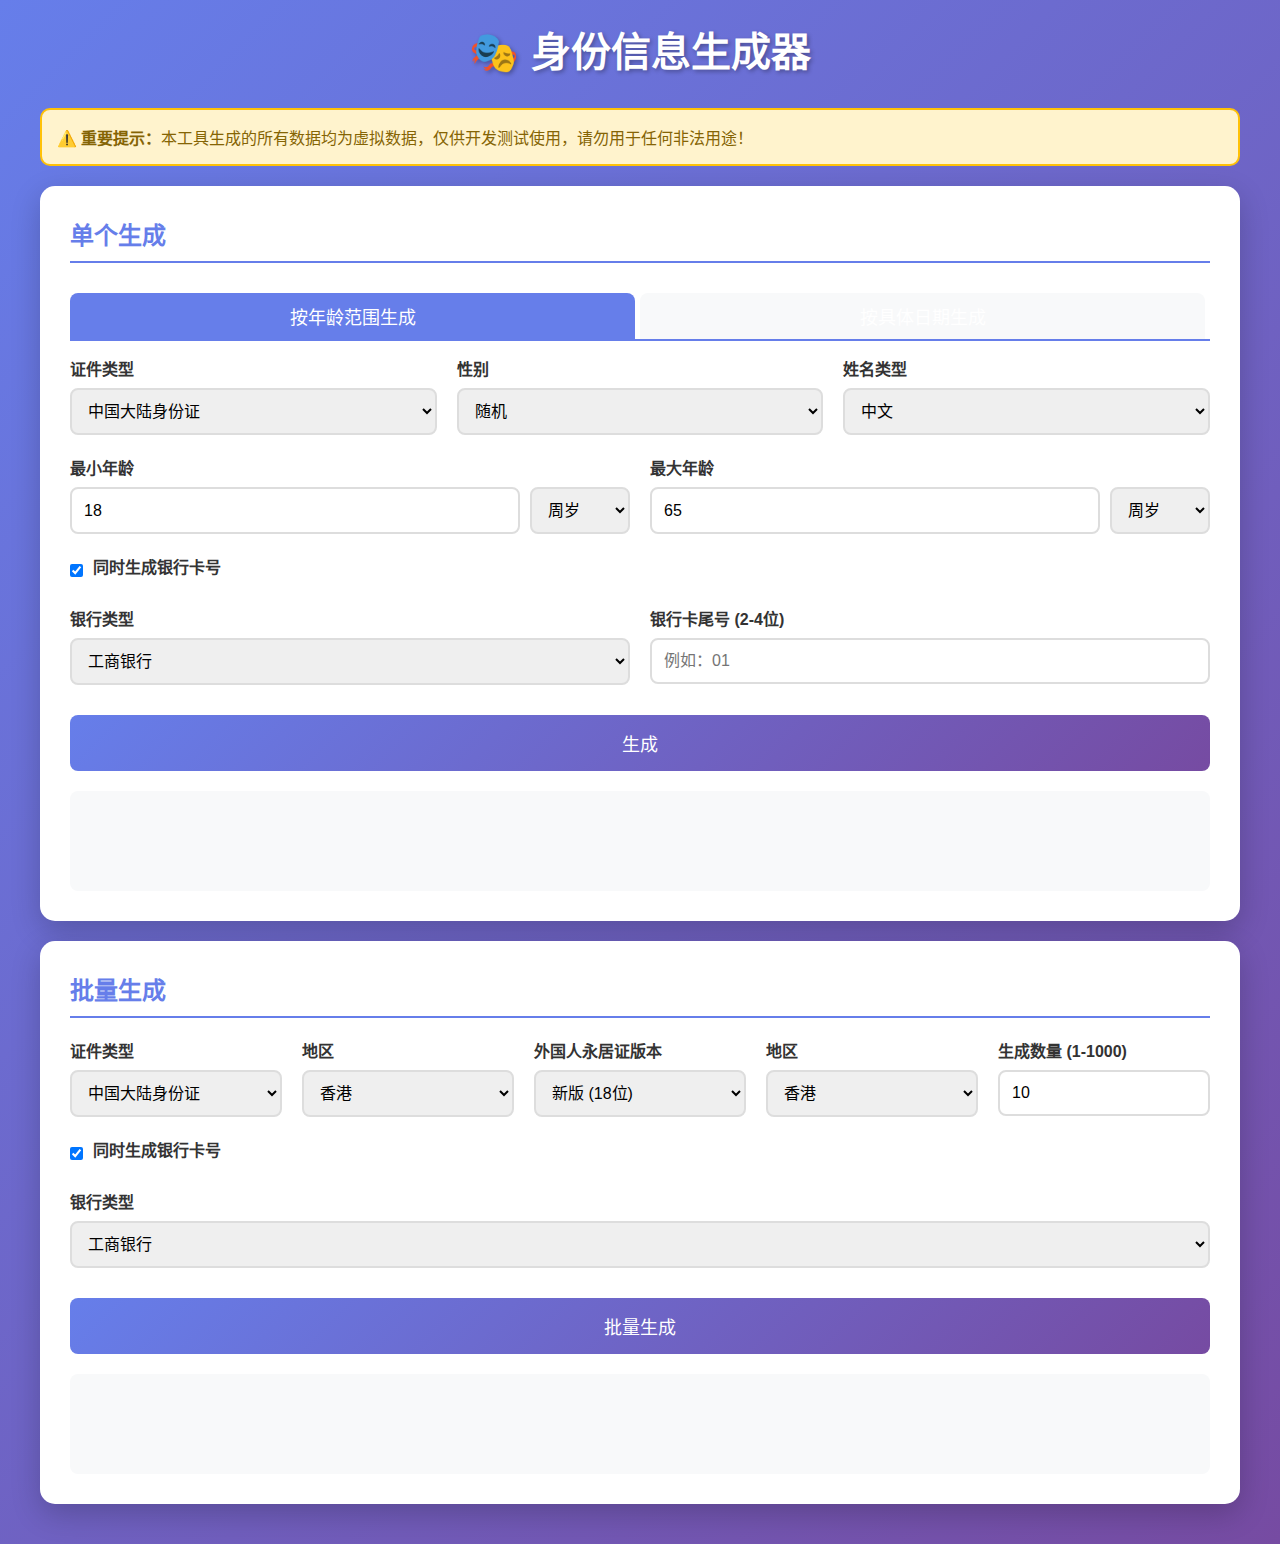
<file: tools/证件号生成器.html>
<!DOCTYPE html>
<html lang="zh-CN">
<head>
    <meta charset="UTF-8">
    <meta name="viewport" content="width=device-width, initial-scale=1.0">
    <title>身份信息生成器</title>
    <style>
        * {
            margin: 0;
            padding: 0;
            box-sizing: border-box;
        }

        body {
            font-family: 'Microsoft YaHei', Arial, sans-serif;
            background: linear-gradient(135deg, #667eea 0%, #764ba2 100%);
            min-height: 100vh;
            padding: 20px;
        }

        .container {
            max-width: 1200px;
            margin: 0 auto;
        }

        h1 {
            text-align: center;
            color: white;
            margin-bottom: 30px;
            font-size: 2.5em;
            text-shadow: 2px 2px 4px rgba(0,0,0,0.3);
        }

        .warning {
            background: #fff3cd;
            border: 2px solid #ffc107;
            border-radius: 10px;
            padding: 15px;
            margin-bottom: 20px;
            color: #856404;
        }

        .card {
            background: white;
            border-radius: 15px;
            padding: 30px;
            margin-bottom: 20px;
            box-shadow: 0 10px 30px rgba(0,0,0,0.2);
        }

        .card h2 {
            color: #667eea;
            margin-bottom: 20px;
            padding-bottom: 10px;
            border-bottom: 2px solid #667eea;
        }

        .form-group {
            margin-bottom: 20px;
        }

        label {
            display: block;
            margin-bottom: 8px;
            color: #333;
            font-weight: bold;
        }

        select, input {
            width: 100%;
            padding: 12px;
            border: 2px solid #ddd;
            border-radius: 8px;
            font-size: 16px;
            transition: border-color 0.3s;
        }

        select:focus, input:focus {
            outline: none;
            border-color: #667eea;
        }

        .row {
            display: grid;
            grid-template-columns: repeat(auto-fit, minmax(200px, 1fr));
            gap: 20px;
        }

        button {
            background: linear-gradient(135deg, #667eea 0%, #764ba2 100%);
            color: white;
            border: none;
            padding: 15px 40px;
            border-radius: 8px;
            font-size: 18px;
            cursor: pointer;
            transition: transform 0.2s, box-shadow 0.2s;
            width: 100%;
            margin-top: 10px;
        }

        button:hover {
            transform: translateY(-2px);
            box-shadow: 0 5px 15px rgba(102, 126, 234, 0.4);
        }

        button:active {
            transform: translateY(0);
        }

        .result {
            background: #f8f9fa;
            border-radius: 8px;
            padding: 20px;
            margin-top: 20px;
            min-height: 100px;
        }

        .result-item {
            padding: 10px;
            margin: 5px 0;
            background: white;
            border-radius: 5px;
            border-left: 4px solid #667eea;
        }

        table {
            width: 100%;
            border-collapse: collapse;
            margin-top: 20px;
        }

        th, td {
            padding: 12px;
            text-align: left;
            border-bottom: 1px solid #ddd;
        }

        th {
            background: #667eea;
            color: white;
            font-weight: bold;
        }

        tr:hover {
            background: #f5f5f5;
        }

        .export-buttons {
            display: none;
            gap: 10px;
            margin-top: 20px;
        }

        .export-buttons button {
            flex: 1;
        }

        #regionGroup, #foreignerVersionGroup, #hkmacaoRegionGroup {
            display: none;
        }

        .checkbox-group {
            display: flex;
            align-items: center;
            gap: 10px;
            margin-bottom: 15px;
        }

        .checkbox-group input[type="checkbox"] {
            width: auto;
        }

        .age-unit-group {
            display: flex;
            gap: 10px;
        }

        .age-unit-group input {
            flex: 1;
        }

        .age-unit-group select {
            width: 100px;
        }

        .date-input-group {
            display: none;
            margin-top: 10px;
        }

        .tab-buttons {
            display: flex;
            margin-bottom: 15px;
            border-bottom: 2px solid #667eea;
        }

        .tab-button {
            padding: 10px 20px;
            background: #f8f9fa;
            border: none;
            cursor: pointer;
            border-radius: 8px 8px 0 0;
            margin-right: 5px;
            transition: background-color 0.3s;
        }

        .tab-button.active {
            background: #667eea;
            color: white;
        }
    </style>
</head>
<body>
    <div class="container">
        <h1>🎭 身份信息生成器</h1>
        
        <div class="warning">
            ⚠️ <strong>重要提示：</strong>本工具生成的所有数据均为虚拟数据，仅供开发测试使用，请勿用于任何非法用途！
        </div>

        <!-- 单个生成 -->
        <div class="card">
            <h2>单个生成</h2>
            <div class="tab-buttons">
                <button class="tab-button active" onclick="switchTab('ageRange')">按年龄范围生成</button>
                <button class="tab-button" onclick="switchTab('specificDate')">按具体日期生成</button>
            </div>

            <div class="row">
                <div class="form-group">
                    <label for="docType">证件类型</label>
                    <select id="docType">
                        <option value="idcard">中国大陆身份证</option>
                        <option value="residence">港澳台居民居住证</option>
                        <option value="foreigner">外国人永久居留证</option>
                        <option value="hkmacao">港澳通行证</option>
                        <option value="taiwan">台湾通行证</option>
                        <option value="passport">护照</option>
                    </select>
                </div>

                <div class="form-group" id="regionGroup">
                    <label for="region">地区</label>
                    <select id="region">
                        <option value="hk">香港</option>
                        <option value="macao">澳门</option>
                        <option value="taiwan">台湾</option>
                    </select>
                </div>

                <div class="form-group" id="foreignerVersionGroup">
                    <label for="foreignerVersion">外国人永居证版本</label>
                    <select id="foreignerVersion">
                        <option value="new">新版 (18位)</option>
                        <option value="old">旧版 (15位)</option>
                    </select>
                </div>

                <div class="form-group" id="hkmacaoRegionGroup">
                    <label for="hkmacaoRegion">地区</label>
                    <select id="hkmacaoRegion">
                        <option value="hk">香港</option>
                        <option value="macao">澳门</option>
                    </select>
                </div>

                <div class="form-group">
                    <label for="gender">性别</label>
                    <select id="gender">
                        <option value="random">随机</option>
                        <option value="male">男</option>
                        <option value="female">女</option>
                    </select>
                </div>

                <div class="form-group">
                    <label for="nameType">姓名类型</label>
                    <select id="nameType">
                        <option value="chinese">中文</option>
                        <option value="english">英文</option>
                    </select>
                </div>
            </div>

            <!-- 年龄范围生成 -->
            <div id="ageRangeTab">
                <div class="row">
                    <div class="form-group">
                        <label for="minAge">最小年龄</label>
                        <div class="age-unit-group">
                            <input type="number" id="minAge" value="18" min="0" max="1000">
                            <select id="minAgeUnit">
                                <option value="years">周岁</option>
                                <option value="days">天</option>
                            </select>
                        </div>
                    </div>

                    <div class="form-group">
                        <label for="maxAge">最大年龄</label>
                        <div class="age-unit-group">
                            <input type="number" id="maxAge" value="65" min="0" max="1000">
                            <select id="maxAgeUnit">
                                <option value="years">周岁</option>
                                <option value="days">天</option>
                            </select>
                        </div>
                    </div>
                </div>
            </div>

            <!-- 具体日期生成 -->
            <div id="specificDateTab" style="display: none;">
                <div class="form-group">
                    <label for="specificDate">具体出生日期</label>
                    <input type="date" id="specificDate">
                </div>
            </div>

            <!-- 银行卡生成选项 -->
            <div class="form-group">
                <div class="checkbox-group">
                    <input type="checkbox" id="generateBankCard" checked>
                    <label for="generateBankCard">同时生成银行卡号</label>
                </div>
            </div>

            <div id="bankCardOptions">
                <div class="row">
                    <div class="form-group">
                        <label for="bankType">银行类型</label>
                        <select id="bankType">
                            <option value="icbc">工商银行</option>
                            <option value="ccb">建设银行</option>
                            <option value="abc">农业银行</option>
                            <option value="boc">中国银行</option>
                            <option value="bcm">交通银行</option>
                            <option value="cmb">招商银行</option>
                            <option value="psbc">邮储银行</option>
                            <option value="cmbc">民生银行</option>
                            <option value="citic">中信银行</option>
                            <option value="ceb">光大银行</option>
                            <option value="spdb">浦发银行</option>
                            <option value="cib">兴业银行</option>
                            <option value="pingan">平安银行</option>
                            <option value="hxb">华夏银行</option>
                            <option value="cgb">广发银行</option>
                            <option value="random">随机银行</option>
                        </select>
                    </div>

                    <div class="form-group">
                        <label for="cardSuffix">银行卡尾号 (2-4位)</label>
                        <input type="text" id="cardSuffix" placeholder="例如：01" maxlength="4">
                    </div>
                </div>
            </div>

            <button onclick="generate()">生成</button>

            <div id="result" class="result"></div>
        </div>

        <!-- 批量生成 -->
        <div class="card">
            <h2>批量生成</h2>
            <div class="row">
                <div class="form-group">
                    <label for="batchDocType">证件类型</label>
                    <select id="batchDocType">
                        <option value="idcard">中国大陆身份证</option>
                        <option value="residence">港澳台居民居住证</option>
                        <option value="foreigner">外国人永久居留证</option>
                        <option value="hkmacao">港澳通行证</option>
                        <option value="taiwan">台湾通行证</option>
                        <option value="passport">护照</option>
                    </select>
                </div>

                <div class="form-group" id="batchRegionGroup">
                    <label for="batchRegion">地区</label>
                    <select id="batchRegion">
                        <option value="hk">香港</option>
                        <option value="macao">澳门</option>
                        <option value="taiwan">台湾</option>
                    </select>
                </div>

                <div class="form-group" id="batchForeignerVersionGroup">
                    <label for="batchForeignerVersion">外国人永居证版本</label>
                    <select id="batchForeignerVersion">
                        <option value="new">新版 (18位)</option>
                        <option value="old">旧版 (15位)</option>
                    </select>
                </div>

                <div class="form-group" id="batchHkmacaoRegionGroup">
                    <label for="batchHkmacaoRegion">地区</label>
                    <select id="batchHkmacaoRegion">
                        <option value="hk">香港</option>
                        <option value="macao">澳门</option>
                    </select>
                </div>

                <div class="form-group">
                    <label for="batchCount">生成数量 (1-1000)</label>
                    <input type="number" id="batchCount" value="10" min="1" max="1000">
                </div>
            </div>

            <!-- 批量生成银行卡选项 -->
            <div class="form-group">
                <div class="checkbox-group">
                    <input type="checkbox" id="batchGenerateBankCard" checked>
                    <label for="batchGenerateBankCard">同时生成银行卡号</label>
                </div>
            </div>

            <div id="batchBankCardOptions">
                <div class="row">
                    <div class="form-group">
                        <label for="batchBankType">银行类型</label>
                        <select id="batchBankType">
                            <option value="icbc">工商银行</option>
                            <option value="ccb">建设银行</option>
                            <option value="abc">农业银行</option>
                            <option value="boc">中国银行</option>
                            <option value="bcm">交通银行</option>
                            <option value="cmb">招商银行</option>
                            <option value="psbc">邮储银行</option>
                            <option value="cmbc">民生银行</option>
                            <option value="citic">中信银行</option>
                            <option value="ceb">光大银行</option>
                            <option value="spdb">浦发银行</option>
                            <option value="cib">兴业银行</option>
                            <option value="pingan">平安银行</option>
                            <option value="hxb">华夏银行</option>
                            <option value="cgb">广发银行</option>
                            <option value="random">随机银行</option>
                        </select>
                    </div>
                </div>
            </div>

            <button onclick="batchGenerate()">批量生成</button>

            <div id="exportButtons" class="export-buttons">
                <button onclick="exportData('json')">导出JSON</button>
                <button onclick="exportData('csv')">导出CSV</button>
                <button onclick="exportData('txt')">导出TXT</button>
            </div>

            <div id="batchResult" class="result"></div>
        </div>
    </div>

    <script>
        let batchData = [];
        let currentTab = 'ageRange';

        // 常用姓氏
        const surnames = ['王', '李', '张', '刘', '陈', '杨', '黄', '赵', '周', '吴', '徐', '孙', '马', '朱', '胡', '郭', '何', '林', '高', '罗', '郑', '梁', '谢', '宋', '唐', '许', '韩', '冯', '邓', '曹', '彭', '曾', '肖', '田', '董', '袁', '潘', '于', '蒋', '蔡', '余', '杜', '叶', '程', '苏', '魏', '吕', '丁', '任', '沈', '姚'];

        // 常用名字
        const givenNames = ['伟', '芳', '娜', '秀英', '敏', '静', '丽', '强', '磊', '军', '洋', '勇', '艳', '杰', '娟', '涛', '明', '超', '秀兰', '霞', '平', '刚', '桂英', '华', '建', '文', '辉', '力', '波', '宁', '飞', '鹏', '玲', '帅', '琴', '龙', '萍', '红', '婷', '云', '峰', '浩', '亮', '宇', '燕', '莉', '鑫', '凯', '慧', '琳'];

        // 英文名字
        const englishFirstNames = ['James', 'John', 'Robert', 'Michael', 'William', 'David', 'Richard', 'Joseph', 'Thomas', 'Charles', 'Mary', 'Patricia', 'Jennifer', 'Linda', 'Elizabeth', 'Barbara', 'Susan', 'Jessica', 'Sarah', 'Karen', 'Nancy', 'Lisa', 'Betty', 'Margaret', 'Sandra', 'Ashley', 'Kimberly', 'Emily', 'Donna', 'Michelle'];

        const englishLastNames = ['Smith', 'Johnson', 'Williams', 'Brown', 'Jones', 'Garcia', 'Miller', 'Davis', 'Rodriguez', 'Martinez', 'Hernandez', 'Lopez', 'Gonzalez', 'Wilson', 'Anderson', 'Thomas', 'Taylor', 'Moore', 'Jackson', 'Martin', 'Lee', 'Thompson', 'White', 'Harris', 'Sanchez', 'Clark', 'Ramirez', 'Lewis', 'Robinson', 'Walker'];

        // 行政区划代码
        const areaCodes = [
            '110101', '110102', '110105', '110106', '110107', '110108', '110109',
            '310101', '310104', '310105', '310106', '310107', '310109', '310110',
            '440103', '440104', '440105', '440106', '440111', '440112', '440113',
            '500101', '500102', '500103', '500104', '500105', '500106', '500107',
            '120101', '120102', '120103', '120104', '120105', '120106', '120110',
            '420102', '420103', '420104', '420105', '420106', '420107', '420111',
            '610102', '610103', '610104', '610111', '610112', '610113', '610114',
            '320102', '320104', '320105', '320106', '320111', '320113', '320114',
            '330102', '330103', '330104', '330105', '330106', '330108', '330109',
            '510104', '510105', '510106', '510107', '510108', '510112', '510113'
        ];

        // 国家和地区代码映射 (根据GB/T 2659.1标准)
        const countryCodes = {
            'USA': '840', // 美国
            'CAN': '124', // 加拿大
            'GBR': '826', // 英国
            'AUS': '036', // 澳大利亚
            'JPN': '392', // 日本
            'KOR': '410', // 韩国
            'GER': '276', // 德国
            'FRA': '250', // 法国
            'ITA': '380', // 意大利
            'ESP': '724', // 西班牙
            'BRA': '076', // 巴西
            'RUS': '643', // 俄罗斯
            'IND': '356', // 印度
            'SAU': '682', // 沙特阿拉伯
            'MEX': '484', // 墨西哥
            'NLD': '528', // 荷兰
            'CHE': '756', // 瑞士
            'SWE': '752', // 瑞典
            'NOR': '578', // 挪威
            'DNK': '208', // 丹麦
            'FIN': '246', // 芬兰
            'BEL': '056', // 比利时
            'AUT': '040', // 奥地利
            'PRT': '620', // 葡萄牙
            'GRC': '300', // 希腊
            'IRL': '372', // 爱尔兰
            'POL': '616', // 波兰
            'CZE': '203', // 捷克
            'HUN': '348', // 匈牙利
            'ROU': '642', // 罗马尼亚
            'BGR': '100', // 保加利亚
            'HRV': '191', // 克罗地亚
            'SRB': '688', // 塞尔维亚
            'UKR': '804', // 乌克兰
            'BLR': '112', // 白俄罗斯
            'KAZ': '398', // 哈萨克斯坦
            'UZB': '860', // 乌兹别克斯坦
            'TUR': '792', // 土耳其
            'ISR': '376', // 以色列
            'ARE': '784', // 阿联酋
            'QAT': '634', // 卡塔尔
            'KWT': '414', // 科威特
            'OMN': '512', // 阿曼
            'BHR': '048', // 巴林
            'SGP': '702', // 新加坡
            'MYS': '458', // 马来西亚
            'IDN': '360', // 印度尼西亚
            'THA': '764', // 泰国
            'VNM': '704', // 越南
            'PHL': '608', // 菲律宾
            'MMR': '104', // 缅甸
            'KHM': '116', // 柬埔寨
            'LAO': '418', // 老挝
            'NPL': '524', // 尼泊尔
            'PAK': '586', // 巴基斯坦
            'BGD': '050', // 孟加拉国
            'LKA': '144', // 斯里兰卡
            'MDV': '462', // 马尔代夫
            'AFG': '004', // 阿富汗
            'IRN': '364', // 伊朗
            'IRQ': '368', // 伊拉克
            'SYR': '760', // 叙利亚
            'JOR': '400', // 约旦
            'LBN': '422', // 黎巴嫩
            'PSE': '275', // 巴勒斯坦
            'EGY': '818', // 埃及
            'DZA': '012', // 阿尔及利亚
            'MAR': '504', // 摩洛哥
            'TUN': '788', // 突尼斯
            'LBY': '434', // 利比亚
            'SDN': '729', // 苏丹
            'NGA': '566', // 尼日利亚
            'GHA': '288', // 加纳
            'CIV': '384', // 科特迪瓦
            'SEN': '686', // 塞内加尔
            'ZAF': '710', // 南非
            'KEN': '404', // 肯尼亚
            'ETH': '231', // 埃塞俄比亚
            'TZA': '834', // 坦桑尼亚
            'UGA': '800', // 乌干达
            'AGO': '024', // 安哥拉
            'MOZ': '508', // 莫桑比克
            'ZMB': '894', // 赞比亚
            'ZWE': '716', // 津巴布韦
            'ARG': '032', // 阿根廷
            'CHL': '152', // 智利
            'PER': '604', // 秘鲁
            'COL': '170', // 哥伦比亚
            'VEN': '862', // 委内瑞拉
            'ECU': '218', // 厄瓜多尔
            'BOL': '068', // 玻利维亚
            'PRY': '600', // 巴拉圭
            'URY': '858'  // 乌拉圭
        };

        // 银行BIN号
        const bankBins = {
            'icbc': ['622200', '622202', '622208', '622210', '622211', '622212'],
            'ccb': ['622700', '622280', '622966', '622988'],
            'abc': ['622820', '622821', '622822', '622823', '622824', '622825'],
            'boc': ['456351', '601382', '622752', '622753', '622755'],
            'bcm': ['622260', '622261', '622262', '622263'],
            'cmb': ['622575', '622576', '622577', '622578', '622579'],
            'psbc': ['622150', '622151', '622181', '622188'],
            'cmbc': ['622600', '622601', '622602', '622603'],
            'citic': ['622690', '622691', '622692', '622696'],
            'ceb': ['622660', '622661', '622662', '622663', '622664'],
            'spdb': ['622516', '622517', '622518', '622521', '622522'],
            'cib': ['622909', '622908', '622906', '622902'],
            'pingan': ['622155', '622156', '622157', '622158'],
            'hxb': ['622630', '622631', '622632', '622633'],
            'cgb': ['622568', '622569', '622570', '622571']
        };

        // 银行名称映射
        const bankNames = {
            'icbc': '工商银行',
            'ccb': '建设银行',
            'abc': '农业银行',
            'boc': '中国银行',
            'bcm': '交通银行',
            'cmb': '招商银行',
            'psbc': '邮储银行',
            'cmbc': '民生银行',
            'citic': '中信银行',
            'ceb': '光大银行',
            'spdb': '浦发银行',
            'cib': '兴业银行',
            'pingan': '平安银行',
            'hxb': '华夏银行',
            'cgb': '广发银行'
        };

        // 切换标签页
        function switchTab(tabName) {
            currentTab = tabName;
            
            // 更新按钮状态
            document.querySelectorAll('.tab-button').forEach(button => {
                button.classList.remove('active');
            });
            event.target.classList.add('active');
            
            // 显示/隐藏对应内容
            document.getElementById('ageRangeTab').style.display = tabName === 'ageRange' ? 'block' : 'none';
            document.getElementById('specificDateTab').style.display = tabName === 'specificDate' ? 'block' : 'none';
        }

        // 根据年龄范围生成随机日期（修正版）
		function randomDateFromAgeRange(minAge, minUnit, maxAge, maxUnit) {
			const today = new Date();
			
			// 将年龄统一转换为天数
			function convertToDays(value, unit) {
				if (unit === 'days') {
					return value;
				} else {
					// 周岁转换为天数（近似值：1年=365.25天）
					return Math.floor(value * 365.25);
				}
			}
			
			const minDays = convertToDays(minAge, minUnit);
			const maxDays = convertToDays(maxAge, maxUnit);
			
			// 确保minDays <= maxDays
			if (minDays > maxDays) {
				[minDays, maxDays] = [maxDays, minDays];
			}
			
			// 计算日期范围
			const minDate = new Date(today);
			minDate.setDate(today.getDate() - maxDays); // 最大年龄对应最早日期
			
			const maxDate = new Date(today);
			maxDate.setDate(today.getDate() - minDays); // 最小年龄对应最晚日期
			
			// 生成随机日期
			const randomTime = minDate.getTime() + Math.random() * (maxDate.getTime() - minDate.getTime());
			const randomDate = new Date(randomTime);
			
			const year = randomDate.getFullYear();
			const month = String(randomDate.getMonth() + 1).padStart(2, '0');
			const day = String(randomDate.getDate()).padStart(2, '0');
			return `${year}${month}${day}`;
		}

        // 从具体日期生成
        function dateFromSpecificDate(specificDate) {
            const date = new Date(specificDate);
            const year = date.getFullYear();
            const month = String(date.getMonth() + 1).padStart(2, '0');
            const day = String(date.getDate()).padStart(2, '0');
            return `${year}${month}${day}`;
        }

        // 计算身份证校验码
        function calculateCheckCode(idNumber) {
            const weights = [7, 9, 10, 5, 8, 4, 2, 1, 6, 3, 7, 9, 10, 5, 8, 4, 2];
            const checkCodes = ['1', '0', 'X', '9', '8', '7', '6', '5', '4', '3', '2'];
            let sum = 0;
            for (let i = 0; i < 17; i++) {
                sum += parseInt(idNumber[i]) * weights[i];
            }
            return checkCodes[sum % 11];
        }

        // 生成中国大陆身份证
        function generateIDCard(gender, birthDate) {
            const areaCode = areaCodes[Math.floor(Math.random() * areaCodes.length)];
            const sequence = String(Math.floor(Math.random() * 999)).padStart(3, '0');
            
            let genderCode;
            if (gender === 'male') {
                genderCode = Math.floor(Math.random() * 5) * 2 + 1;
            } else if (gender === 'female') {
                genderCode = Math.floor(Math.random() * 5) * 2;
            } else {
                genderCode = Math.floor(Math.random() * 10);
            }
            
            const idWithoutCheck = areaCode + birthDate + sequence.slice(0, 2) + genderCode;
            const checkCode = calculateCheckCode(idWithoutCheck);
            return idWithoutCheck + checkCode;
        }

        // 生成港澳台居民居住证
        function generateResidencePermit(region, birthDate) {
            let prefix;
            if (region === 'hk') prefix = '810000';
            else if (region === 'macao') prefix = '820000';
            else prefix = '830000';
            
            const sequence = String(Math.floor(Math.random() * 999)).padStart(3, '0');
            
            let genderCode;
            if (Math.random() > 0.5) {
                genderCode = Math.floor(Math.random() * 5) * 2 + 1; // 奇数代表男性
            } else {
                genderCode = Math.floor(Math.random() * 5) * 2; // 偶数代表女性
            }
            
            const idWithoutCheck = prefix + birthDate + sequence.slice(0, 2) + genderCode;
            const checkCode = calculateCheckCode(idWithoutCheck);
            return idWithoutCheck + checkCode;
        }

        // 生成新版外国人永久居留证 (18位)
        function generateNewForeignerPermit(gender, birthDate) {
            // 1位身份标识码 - 固定为"9"
            const identityCode = "9";
            
            // 2位首次申领地代码 - 行政区划代码前两位
            const areaCode = areaCodes[Math.floor(Math.random() * areaCodes.length)].slice(0, 2);
            
            // 3位国家和地区代码 - 从countryCodes中随机选择一个数字代码
            const countryKeys = Object.keys(countryCodes);
            const randomCountry = countryKeys[Math.floor(Math.random() * countryKeys.length)];
            const countryCode = countryCodes[randomCountry];
            
            // 3位顺序码 - 奇数分配给男性，偶数分配给女性
            let sequenceCode;
            if (gender === 'male') {
                // 生成奇数 (001, 003, 005, ..., 999)
                sequenceCode = String(Math.floor(Math.random() * 500) * 2 + 1).padStart(3, '0');
            } else if (gender === 'female') {
                // 生成偶数 (002, 004, 006, ..., 998)
                sequenceCode = String(Math.floor(Math.random() * 500) * 2).padStart(3, '0');
            } else {
                // 随机生成
                sequenceCode = String(Math.floor(Math.random() * 999) + 1).padStart(3, '0');
            }
            
            // 组合前17位
            const idWithoutCheck = identityCode + areaCode + countryCode + birthDate + sequenceCode;
            
            // 计算校验码
            const checkCode = calculateCheckCode(idWithoutCheck);
            
            return idWithoutCheck + checkCode;
        }

        // 生成旧版外国人永久居留证 (15位)
        function generateOldForeignerPermit() {
            const letters = 'ABCDEFGHIJKLMNOPQRSTUVWXYZ';
            const letter1 = letters[Math.floor(Math.random() * letters.length)];
            const letter2 = letters[Math.floor(Math.random() * letters.length)];
            const letter3 = letters[Math.floor(Math.random() * letters.length)];
            const numbers = String(Math.floor(Math.random() * 1000000000)).padStart(9, '0');
            return letter1 + letter2 + letter3 + numbers;
        }

        // 生成港澳通行证
        function generateHKMacaoPass(region) {
            let prefix;
            if (region === 'hk') prefix = 'H';
            else prefix = 'M';
            
            const numbers = String(Math.floor(Math.random() * 100000000)).padStart(8, '0');
            return prefix + numbers;
        }

        // 生成台湾通行证
        function generateTaiwanPass() {
            return String(Math.floor(Math.random() * 100000000)).padStart(8, '0');
        }

        // 生成护照
        function generatePassport() {
            const passportTypes = [
                () => {
                    // G/E+8位数字
                    const prefix = Math.random() > 0.5 ? 'G' : 'E';
                    const numbers = String(Math.floor(Math.random() * 100000000)).padStart(8, '0');
                    return prefix + numbers;
                },
                () => {
                    // SE+7位数字
                    const numbers = String(Math.floor(Math.random() * 10000000)).padStart(7, '0');
                    return 'SE' + numbers;
                },
                () => {
                    // DE+7位数字
                    const numbers = String(Math.floor(Math.random() * 10000000)).padStart(7, '0');
                    return 'DE' + numbers;
                },
                () => {
                    // PE+7位数字
                    const numbers = String(Math.floor(Math.random() * 10000000)).padStart(7, '0');
                    return 'PE' + numbers;
                },
                () => {
                    // E+1位字母+7位数字
                    const letters = 'ABCDEFGHIJKLMNOPQRSTUVWXYZ';
                    const letter = letters[Math.floor(Math.random() * letters.length)];
                    const numbers = String(Math.floor(Math.random() * 10000000)).padStart(7, '0');
                    return 'E' + letter + numbers;
                }
            ];
            
            return passportTypes[Math.floor(Math.random() * passportTypes.length)]();
        }

        // 生成手机号
        function generatePhoneNumber() {
            const prefixes = ['130', '131', '132', '133', '134', '135', '136', '137', '138', '139',
                            '150', '151', '152', '153', '155', '156', '157', '158', '159',
                            '180', '181', '182', '183', '184', '185', '186', '187', '188', '189'];
            const prefix = prefixes[Math.floor(Math.random() * prefixes.length)];
            const suffix = String(Math.floor(Math.random() * 100000000)).padStart(8, '0');
            return prefix + suffix;
        }

        // 生成银行卡号
        function generateBankCard(bankType, suffix = '') {
            let actualBankType = bankType;
            
            // 如果是随机银行，从银行列表中随机选择一个
            if (bankType === 'random') {
                const bankKeys = Object.keys(bankBins);
                actualBankType = bankKeys[Math.floor(Math.random() * bankKeys.length)];
            }
            
            const bins = bankBins[actualBankType];
            const bin = bins[Math.floor(Math.random() * bins.length)];
            
            // 生成中间号码，确保总长度为16-19位
            let middleLength;
            if (suffix) {
                middleLength = 16 - bin.length - suffix.length;
            } else {
                middleLength = 10 + Math.floor(Math.random() * 4); // 10-13位中间号码
            }
            
            let middle = '';
            for (let i = 0; i < middleLength; i++) {
                middle += Math.floor(Math.random() * 10);
            }
            
            let cardNumber = bin + middle;
            
            // 如果指定了尾号，替换最后几位
            if (suffix) {
                cardNumber = cardNumber.slice(0, -suffix.length) + suffix;
            }
            
            return {
                number: cardNumber,
                bank: bankNames[actualBankType]
            };
        }

        // 生成姓名
        function generateName(type, gender) {
            if (type === 'chinese') {
                const surname = surnames[Math.floor(Math.random() * surnames.length)];
                const givenName = givenNames[Math.floor(Math.random() * givenNames.length)];
                return surname + givenName;
            } else {
                const firstName = englishFirstNames[Math.floor(Math.random() * englishFirstNames.length)];
                const lastName = englishLastNames[Math.floor(Math.random() * englishLastNames.length)];
                return firstName + ' ' + lastName;
            }
        }

        // 单个生成
        function generate() {
            const docType = document.getElementById('docType').value;
            const gender = document.getElementById('gender').value;
            const nameType = document.getElementById('nameType').value;
            const region = document.getElementById('region').value;
            const hkmacaoRegion = document.getElementById('hkmacaoRegion').value;
            const foreignerVersion = document.getElementById('foreignerVersion').value;
            const generateBankCardChecked = document.getElementById('generateBankCard').checked;
            const bankType = document.getElementById('bankType').value;
            const cardSuffix = document.getElementById('cardSuffix').value;

            let birthDate;
            
            // 根据当前标签页确定出生日期生成方式
            if (currentTab === 'ageRange') {
                const minAge = parseInt(document.getElementById('minAge').value);
                const minUnit = document.getElementById('minAgeUnit').value;
                const maxAge = parseInt(document.getElementById('maxAge').value);
                const maxUnit = document.getElementById('maxAgeUnit').value;

                if (minAge > maxAge && minUnit === maxUnit) {
                    alert('最小年龄不能大于最大年龄！');
                    return;
                }

                birthDate = randomDateFromAgeRange(minAge, minUnit, maxAge, maxUnit);
            } else {
                const specificDate = document.getElementById('specificDate').value;
                if (!specificDate) {
                    alert('请选择具体出生日期！');
                    return;
                }
                birthDate = dateFromSpecificDate(specificDate);
            }

            const actualGender = gender === 'random' ? (Math.random() > 0.5 ? 'male' : 'female') : gender;
            const name = generateName(nameType, actualGender);
            let docNumber;
            let phoneNumber = generatePhoneNumber();
            let bankCardInfo = null;

            switch(docType) {
                case 'idcard':
                    docNumber = generateIDCard(actualGender, birthDate);
                    break;
                case 'residence':
                    docNumber = generateResidencePermit(region, birthDate);
                    break;
                case 'foreigner':
                    if (foreignerVersion === 'new') {
                        docNumber = generateNewForeignerPermit(actualGender, birthDate);
                    } else {
                        docNumber = generateOldForeignerPermit();
                    }
                    break;
                case 'hkmacao':
                    docNumber = generateHKMacaoPass(hkmacaoRegion);
                    break;
                case 'taiwan':
                    docNumber = generateTaiwanPass();
                    break;
                case 'passport':
                    docNumber = generatePassport();
                    break;
            }

            // 生成银行卡
            if (generateBankCardChecked) {
                bankCardInfo = generateBankCard(bankType, cardSuffix);
            }

            const genderText = actualGender === 'male' ? '男' : '女';
            const docTypeText = {
                'idcard': '中国大陆身份证',
                'residence': '港澳台居民居住证',
                'foreigner': '外国人永久居留证',
                'hkmacao': '港澳通行证',
                'taiwan': '台湾通行证',
                'passport': '护照'
            }[docType];

            // 格式化出生日期显示
            const formattedBirthDate = `${birthDate.substring(0,4)}-${birthDate.substring(4,6)}-${birthDate.substring(6,8)}`;

            let resultHTML = `
                <div class="result-item"><strong>姓名：</strong>${name}</div>
                <div class="result-item"><strong>性别：</strong>${genderText}</div>
                <div class="result-item"><strong>证件类型：</strong>${docTypeText}</div>
                <div class="result-item"><strong>出生日期：</strong>${formattedBirthDate}</div>
                <div class="result-item"><strong>证件号码：</strong>${docNumber}</div>
                <div class="result-item"><strong>手机号：</strong>${phoneNumber}</div>
            `;

            if (docType === 'foreigner') {
                resultHTML += `<div class="result-item"><strong>证件版本：</strong>${foreignerVersion === 'new' ? '新版 (18位)' : '旧版 (15位)'}</div>`;
            }

            if (bankCardInfo) {
                resultHTML += `<div class="result-item"><strong>银行卡：</strong>${bankCardInfo.bank} - ${bankCardInfo.number}</div>`;
            }

            document.getElementById('result').innerHTML = resultHTML;
        }

        // 批量生成
        function batchGenerate() {
            const docType = document.getElementById('batchDocType').value;
            const count = parseInt(document.getElementById('batchCount').value);
            const region = document.getElementById('batchRegion').value;
            const hkmacaoRegion = document.getElementById('batchHkmacaoRegion').value;
            const foreignerVersion = document.getElementById('batchForeignerVersion').value;
            const generateBankCardChecked = document.getElementById('batchGenerateBankCard').checked;
            const bankType = document.getElementById('batchBankType').value;

            if (count < 1 || count > 1000) {
                alert('生成数量必须在1-1000之间！');
                return;
            }

            batchData = [];
            let html = '<table><thead><tr><th>序号</th><th>姓名</th><th>性别</th><th>出生日期</th><th>证件号码</th><th>手机号</th>';

            if (generateBankCardChecked) {
                html += '<th>银行卡号</th><th>银行</th>';
            }

            html += '</tr></thead><tbody>';

            for (let i = 0; i < count; i++) {
                const gender = Math.random() > 0.5 ? 'male' : 'female';
                const nameType = Math.random() > 0.5 ? 'chinese' : 'english';
                const name = generateName(nameType, gender);
                const minAge = 18;
                const maxAge = 65;
                
                // 批量生成使用默认的年龄范围生成方式
                const birthDate = randomDateFromAgeRange(minAge, 'years', maxAge, 'years');
                const formattedBirthDate = `${birthDate.substring(0,4)}-${birthDate.substring(4,6)}-${birthDate.substring(6,8)}`;
                
                let docNumber;
                const phoneNumber = generatePhoneNumber();
                let bankCardInfo = null;

                switch(docType) {
                    case 'idcard':
                        docNumber = generateIDCard(gender, birthDate);
                        break;
                    case 'residence':
                        docNumber = generateResidencePermit(region, birthDate);
                        break;
                    case 'foreigner':
                        if (foreignerVersion === 'new') {
                            docNumber = generateNewForeignerPermit(gender, birthDate);
                        } else {
                            docNumber = generateOldForeignerPermit();
                        }
                        break;
                    case 'hkmacao':
                        docNumber = generateHKMacaoPass(hkmacaoRegion);
                        break;
                    case 'taiwan':
                        docNumber = generateTaiwanPass();
                        break;
                    case 'passport':
                        docNumber = generatePassport();
                        break;
                }

                // 生成银行卡
                if (generateBankCardChecked) {
                    bankCardInfo = generateBankCard(bankType);
                }

                const genderText = gender === 'male' ? '男' : '女';
                
                let dataItem = { 
                    name, 
                    gender: genderText,
                    birthDate: formattedBirthDate,
                    docNumber,
                    phoneNumber
                };

                if (generateBankCardChecked) {
                    dataItem.bankCardNumber = bankCardInfo.number;
                    dataItem.bankName = bankCardInfo.bank;
                }

                batchData.push(dataItem);
                
                html += `<tr><td>${i + 1}</td><td>${name}</td><td>${genderText}</td><td>${formattedBirthDate}</td><td>${docNumber}</td><td>${phoneNumber}</td>`;
                
                if (generateBankCardChecked) {
                    html += `<td>${bankCardInfo.number}</td><td>${bankCardInfo.bank}</td>`;
                }
                
                html += `</tr>`;
            }

            html += '</tbody></table>';
            document.getElementById('batchResult').innerHTML = html;
            document.getElementById('exportButtons').style.display = 'flex';
        }

        // 导出数据
        function exportData(format) {
            if (batchData.length === 0) {
                alert('请先生成数据！');
                return;
            }

            let content, filename, type;

            if (format === 'json') {
                content = JSON.stringify(batchData, null, 2);
                filename = 'identity_data.json';
                type = 'application/json';
            } else if (format === 'csv') {
                const hasBankCard = batchData[0].hasOwnProperty('bankCardNumber');
                content = '\ufeff姓名,性别,出生日期,证件号码,手机号';
                if (hasBankCard) {
                    content += ',银行卡号,银行\n';
                } else {
                    content += '\n';
                }
                
                batchData.forEach(item => {
                    content += `${item.name},${item.gender},${item.birthDate},${item.docNumber},${item.phoneNumber}`;
                    if (hasBankCard) {
                        content += `,${item.bankCardNumber},${item.bankName}`;
                    }
                    content += '\n';
                });
                filename = 'identity_data.csv';
                type = 'text/csv';
            } else if (format === 'txt') {
                content = '\ufeff';
                batchData.forEach((item, index) => {
                    content += `${index + 1}. 姓名：${item.name} | 性别：${item.gender} | 出生日期：${item.birthDate} | 证件号码：${item.docNumber} | 手机号：${item.phoneNumber}`;
                    if (item.bankCardNumber) {
                        content += ` | 银行卡：${item.bankName} - ${item.bankCardNumber}`;
                    }
                    content += '\n';
                });
                filename = 'identity_data.txt';
                type = 'text/plain';
            }

            const blob = new Blob([content], { type: type + ';charset=utf-8;' });
            const link = document.createElement('a');
            link.href = URL.createObjectURL(blob);
            link.download = filename;
            link.click();
        }

        // 监听证件类型变化
        document.getElementById('docType').addEventListener('change', function() {
            const regionGroup = document.getElementById('regionGroup');
            const foreignerVersionGroup = document.getElementById('foreignerVersionGroup');
            const hkmacaoRegionGroup = document.getElementById('hkmacaoRegionGroup');
            
            // 隐藏所有选项组
            regionGroup.style.display = 'none';
            foreignerVersionGroup.style.display = 'none';
            hkmacaoRegionGroup.style.display = 'none';
            
            // 根据选择的证件类型显示相应的选项组
            if (this.value === 'residence') {
                regionGroup.style.display = 'block';
            } else if (this.value === 'foreigner') {
                foreignerVersionGroup.style.display = 'block';
            } else if (this.value === 'hkmacao') {
                hkmacaoRegionGroup.style.display = 'block';
            }
        });

        // 监听批量生成证件类型变化
        document.getElementById('batchDocType').addEventListener('change', function() {
            const batchRegionGroup = document.getElementById('batchRegionGroup');
            const batchForeignerVersionGroup = document.getElementById('batchForeignerVersionGroup');
            const batchHkmacaoRegionGroup = document.getElementById('batchHkmacaoRegionGroup');
            
            // 隐藏所有选项组
            batchRegionGroup.style.display = 'none';
            batchForeignerVersionGroup.style.display = 'none';
            batchHkmacaoRegionGroup.style.display = 'none';
            
            // 根据选择的证件类型显示相应的选项组
            if (this.value === 'residence') {
                batchRegionGroup.style.display = 'block';
            } else if (this.value === 'foreigner') {
                batchForeignerVersionGroup.style.display = 'block';
            } else if (this.value === 'hkmacao') {
                batchHkmacaoRegionGroup.style.display = 'block';
            }
        });

        // 初始化日期输入框为今天
        document.getElementById('specificDate').valueAsDate = new Date();
    </script>
</body>
</html>
</file>
<file: css/style.css>
* {
    margin: 0;
    padding: 0;
    box-sizing: border-box;
}

body {
    font-family: 'Segoe UI', Tahoma, Geneva, Verdana, sans-serif;
    line-height: 1.6;
    color: #333;
    background-color: #f5f5f5;
}

/* 导航栏样式 */
.navbar {
    background: #2c3e50;
    color: white;
    padding: 1rem 2rem;
    display: flex;
    justify-content: space-between;
    align-items: center;
    box-shadow: 0 2px 5px rgba(0,0,0,0.1);
    position: fixed;
    top: 0;
    left: 0;
    right: 0;
    z-index: 1000;
}

.nav-brand h1 {
    font-size: 1.5rem;
}

.nav-links {
    display: flex;
    list-style: none;
    gap: 2rem;
}

.nav-links a {
    color: white;
    text-decoration: none;
    transition: color 0.3s;
}

.nav-links a:hover {
    color: #3498db;
}

/* 响应式设计 */
@media (max-width: 768px) {
    .navbar {
        padding: 1rem;
    }
    
    .nav-brand h1 {
        font-size: 1.3rem;
    }
    
    .nav-links {
        gap: 1rem;
    }
}
</file>
<file: ai-tools/css/style.css>
/* ==================== 全局样式 ==================== */
* {
    margin: 0;
    padding: 0;
    box-sizing: border-box;
}

:root {
    --primary-color: #667eea;
    --secondary-color: #764ba2;
    --text-color: #333;
    --text-light: #666;
    --bg-color: #f5f7fa;
    --white: #ffffff;
    --border-radius: 12px;
    --shadow: 0 4px 12px rgba(0,0,0,0.1);
    --shadow-hover: 0 8px 24px rgba(0,0,0,0.15);
}

body {
    font-family: -apple-system, BlinkMacSystemFont, 'Segoe UI', Roboto, 'Helvetica Neue', Arial, sans-serif;
    background: var(--bg-color);
    color: var(--text-color);
    line-height: 1.6;
}

/* ==================== 侧边栏 ==================== */
.sidebar {
    position: fixed;
    left: 0;
    top: 0;
    bottom: 0;
    width: 260px;
    background: linear-gradient(135deg, var(--primary-color), var(--secondary-color));
    color: var(--white);
    padding: 30px 20px;
    overflow-y: auto;
    z-index: 100;
    box-shadow: 2px 0 10px rgba(0,0,0,0.1);
}

.logo {
    text-align: center;
    margin-bottom: 40px;
    padding-bottom: 20px;
    border-bottom: 1px solid rgba(255,255,255,0.2);
}

.logo i {
    font-size: 3rem;
    margin-bottom: 10px;
    display: block;
    animation: float 3s ease-in-out infinite;
}

@keyframes float {
    0%, 100% { transform: translateY(0); }
    50% { transform: translateY(-10px); }
}

.logo h2 {
    font-size: 1.4rem;
    font-weight: 600;
}

/* 导航菜单 */
.nav-menu {
    margin-bottom: 30px;
}

.nav-item {
    display: flex;
    align-items: center;
    gap: 12px;
    padding: 14px 18px;
    color: rgba(255,255,255,0.8);
    text-decoration: none;
    border-radius: 10px;
    margin-bottom: 8px;
    transition: all 0.3s;
    font-size: 0.95rem;
}

.nav-item:hover {
    background: rgba(255,255,255,0.15);
    color: var(--white);
    transform: translateX(5px);
}

.nav-item.active {
    background: rgba(255,255,255,0.2);
    color: var(--white);
    font-weight: 600;
}

.nav-item i {
    font-size: 1.1rem;
    width: 20px;
}

.sidebar-footer {
    position: absolute;
    bottom: 20px;
    left: 20px;
    right: 20px;
    text-align: center;
    font-size: 0.85rem;
    opacity: 0.7;
}

/* ==================== 主内容区 ==================== */
.main-content {
    margin-left: 260px;
    padding: 40px;
    min-height: 100vh;
}

/* 页面标题 */
.page-header {
    text-align: center;
    margin-bottom: 40px;
}

.page-header h1 {
    font-size: 2.8rem;
    margin-bottom: 10px;
    background: linear-gradient(135deg, var(--primary-color), var(--secondary-color));
    -webkit-background-clip: text;
    -webkit-text-fill-color: transparent;
    background-clip: text;
}

.page-header p {
    font-size: 1.1rem;
    color: var(--text-light);
}

/* ==================== 搜索框 ==================== */
.search-container {
    max-width: 600px;
    margin: 0 auto 50px;
}

.search-box {
    display: flex;
    align-items: center;
    gap: 12px;
    background: var(--white);
    padding: 16px 24px;
    border-radius: var(--border-radius);
    box-shadow: var(--shadow);
    transition: all 0.3s;
}

.search-box:focus-within {
    box-shadow: var(--shadow-hover);
    transform: translateY(-2px);
}

.search-box i {
    color: var(--text-light);
    font-size: 1.2rem;
}

.search-box input {
    flex: 1;
    border: none;
    outline: none;
    font-size: 1rem;
    color: var(--text-color);
}

.search-box input::placeholder {
    color: var(--text-light);
}



/* ==================== 热门工具区域 ==================== */
.featured-section {
    margin-top: 60px;
}

.featured-section h2 {
    font-size: 2rem;
    margin-bottom: 30px;
    color: var(--text-color);
}

.tools-grid {
    display: grid;
    grid-template-columns: repeat(auto-fill, minmax(300px, 1fr));
    gap: 24px;
}

/* 工具卡片 */
.tool-card {
    background: var(--white);
    border-radius: var(--border-radius);
    padding: 24px;
    box-shadow: var(--shadow);
    transition: all 0.3s;
    cursor: pointer;
    display: flex;
    flex-direction: column;
}

.tool-card:hover {
    transform: translateY(-5px);
    box-shadow: var(--shadow-hover);
}

.tool-header {
    display: flex;
    align-items: center;
    gap: 15px;
    margin-bottom: 15px;
}

.tool-logo {
    width: 50px;
    height: 50px;
    border-radius: 10px;
    object-fit: cover;
}

.tool-info h3 {
    font-size: 1.2rem;
    margin-bottom: 5px;
    color: var(--text-color);
}

.tool-category {
    display: inline-block;
    padding: 4px 10px;
    background: #f0f2f5;
    color: var(--text-light);
    border-radius: 12px;
    font-size: 0.8rem;
}

.tool-description {
    color: var(--text-light);
    font-size: 0.95rem;
    margin-bottom: 15px;
    flex-grow: 1;
}

.tool-footer {
    display: flex;
    justify-content: space-between;
    align-items: center;
    padding-top: 15px;
    border-top: 1px solid #f0f2f5;
}

.tool-link {
    display: inline-flex;
    align-items: center;
    gap: 6px;
    padding: 8px 16px;
    background: linear-gradient(135deg, var(--primary-color), var(--secondary-color));
    color: var(--white);
    text-decoration: none;
    border-radius: 8px;
    font-size: 0.9rem;
    font-weight: 600;
    transition: all 0.3s;
}

.tool-link:hover {
    transform: translateX(3px);
    box-shadow: 0 4px 12px rgba(102, 126, 234, 0.4);
}

/* ==================== 响应式设计 ==================== */
@media (max-width: 768px) {
    .sidebar {
        width: 200px;
    }
    
    .main-content {
        margin-left: 200px;
        padding: 20px;
    }
    
    .page-header h1 {
        font-size: 2rem;
    }
    
    .categories-grid {
        grid-template-columns: 1fr;
    }
    
    .tools-grid {
        grid-template-columns: 1fr;
    }
}
</file>
